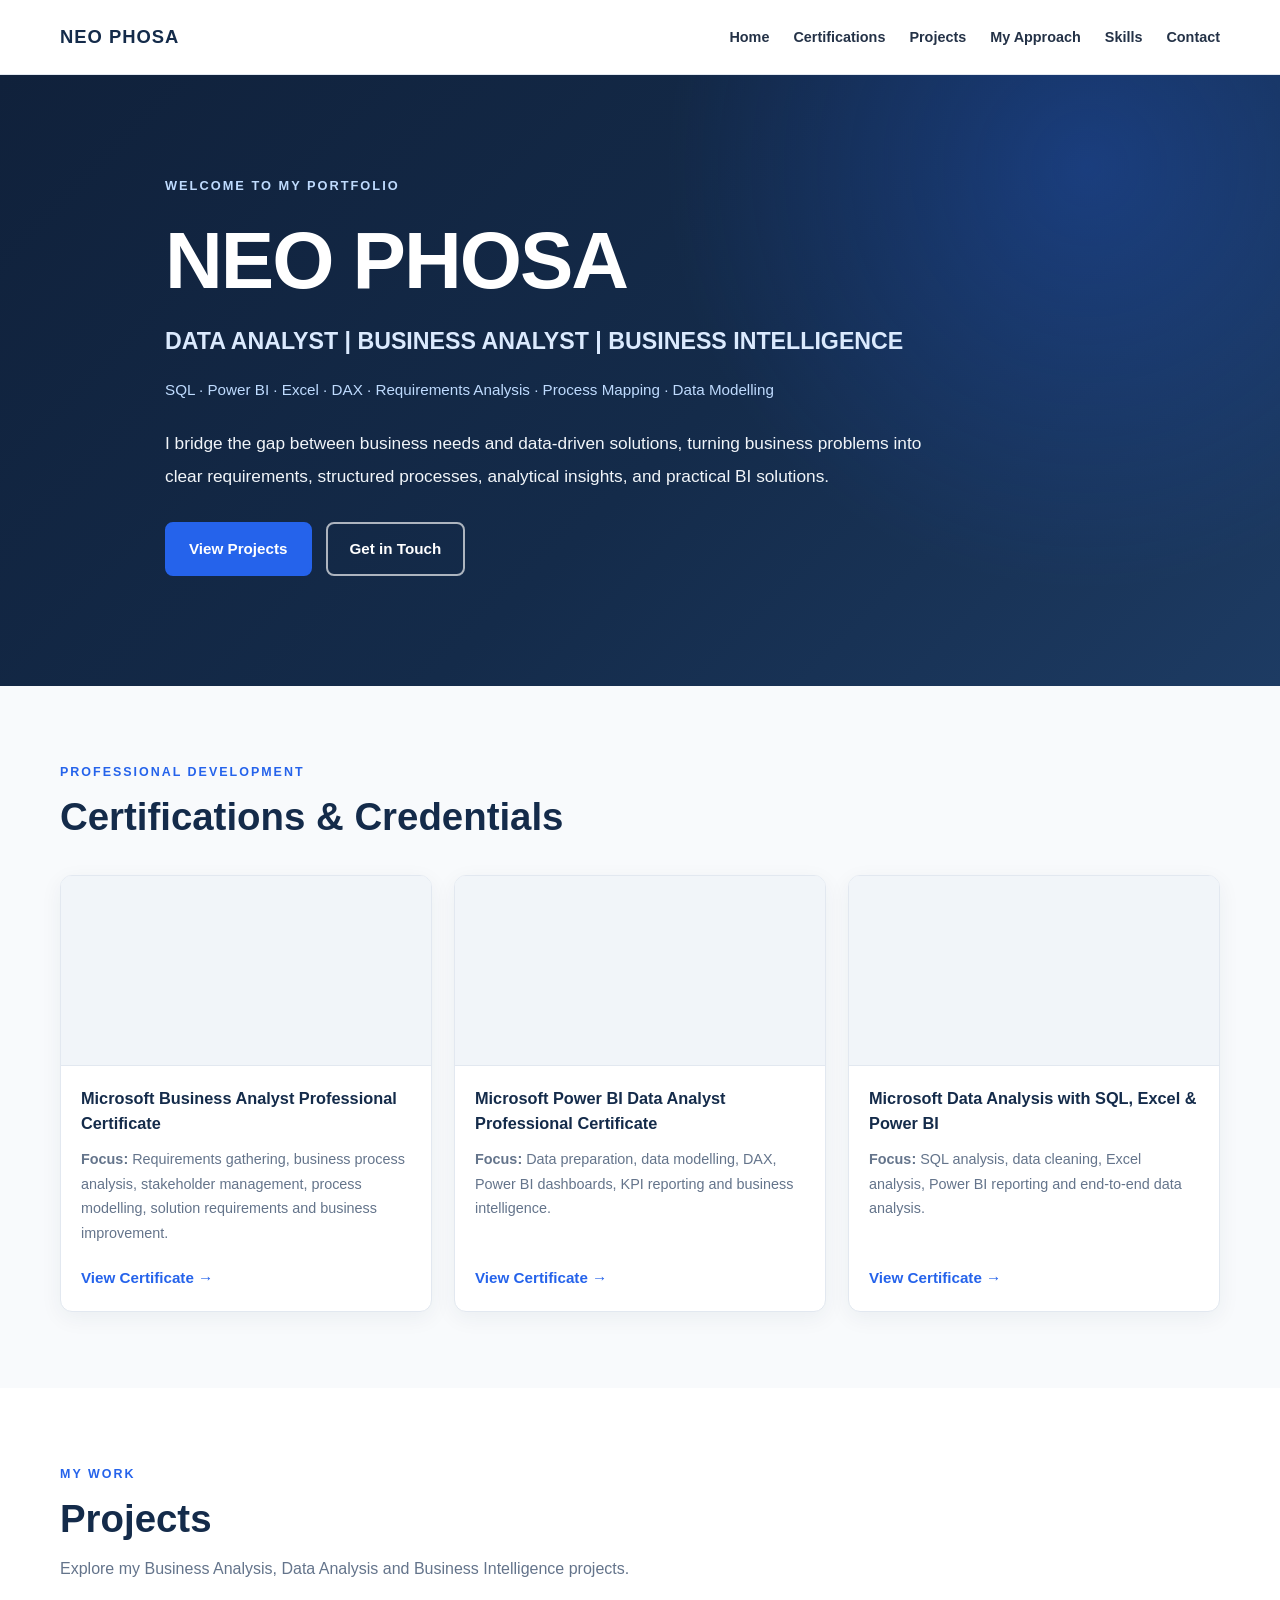
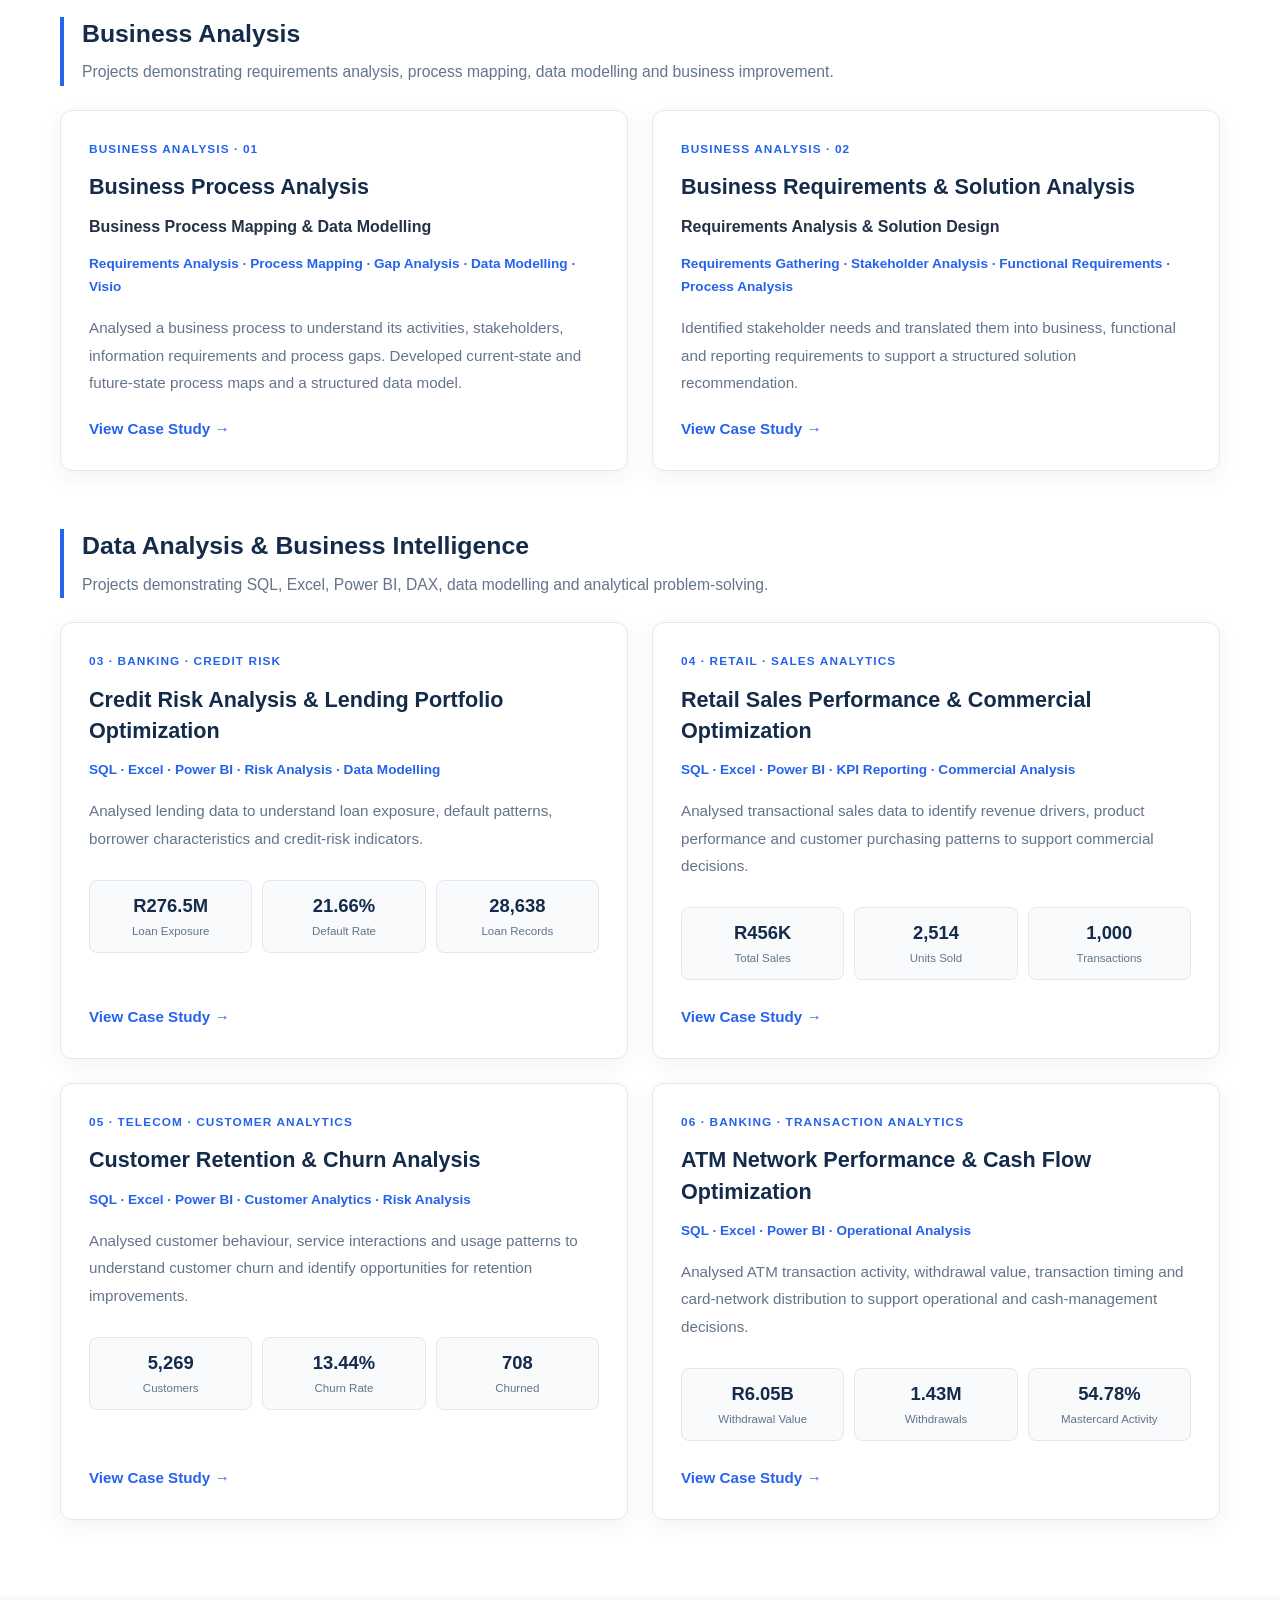
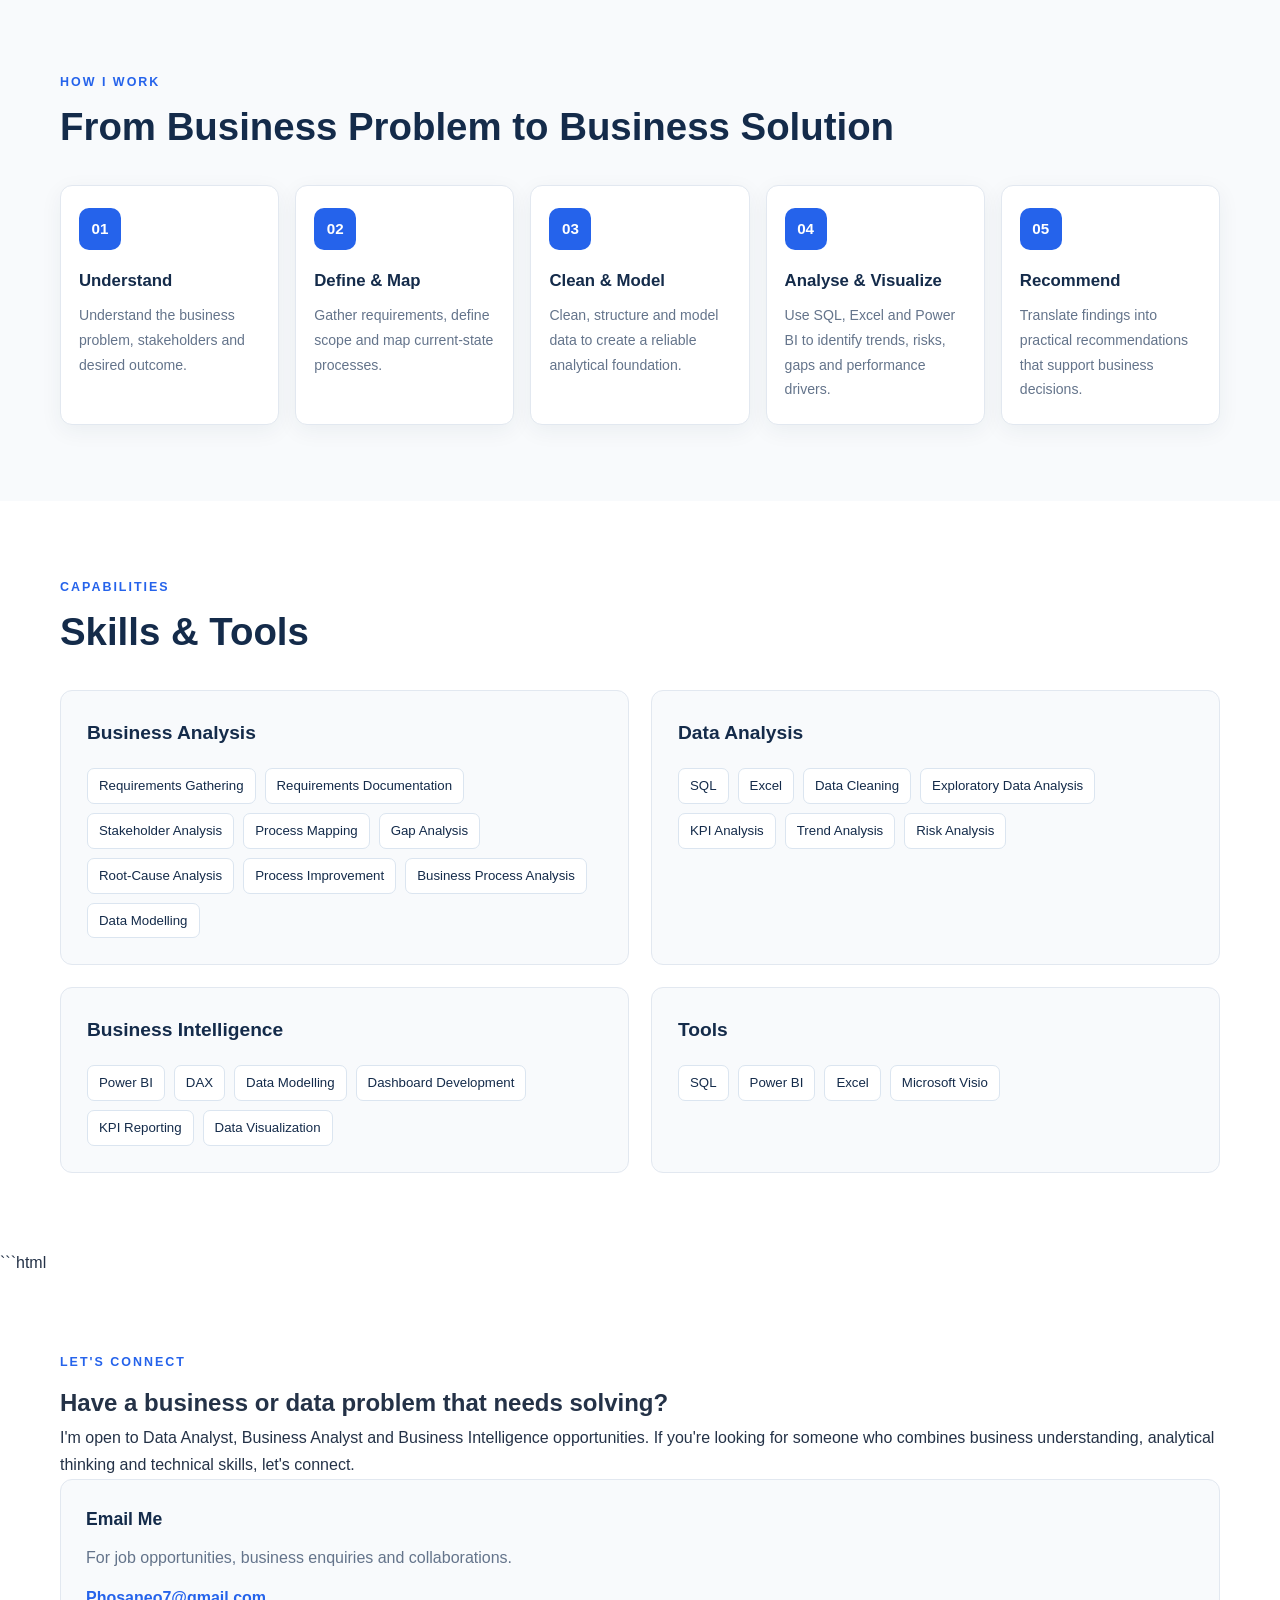
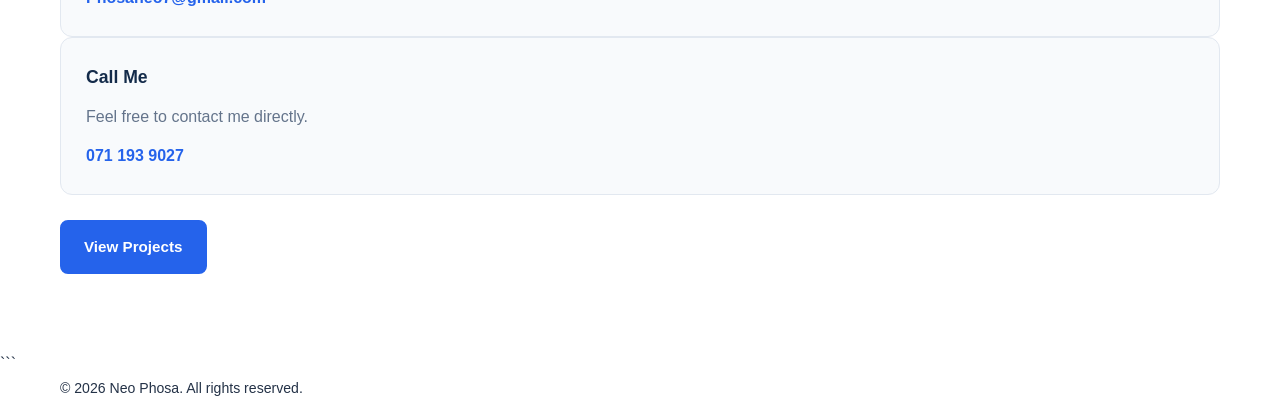
<file: index.html>
<!DOCTYPE html>
<html lang="en">
<head>
    <meta charset="UTF-8">
    <meta name="viewport" content="width=device-width, initial-scale=1.0">

    <meta name="description" content="Neo Phosa's portfolio showcasing Business Analysis, Data Analysis, SQL, Power BI, Excel, process mapping, requirements analysis and data modelling projects.">

    <title>Neo Phosa | Data Analyst & Business Analyst</title>

    <link rel="stylesheet" href="style.css">
</head>

<body>

    <!-- =========================
         NAVIGATION
    ========================== -->

    <header class="site-header">
        <nav class="navbar container">

            <a href="#home" class="logo">NEO PHOSA</a>

            <button
                class="menu-toggle"
                id="menu-toggle"
                type="button"
                aria-label="Toggle navigation"
                aria-expanded="false">
                ☰
            </button>

            <ul class="nav-links" id="nav-links">
                <li><a href="#home">Home</a></li>
                <li><a href="#certifications">Certifications</a></li>
                <li><a href="#projects">Projects</a></li>
                <li><a href="#approach">My Approach</a></li>
                <li><a href="#skills">Skills</a></li>
                <li><a href="#contact">Contact</a></li>
            </ul>

        </nav>
    </header>


    <main>

        <!-- =========================
             HERO
        ========================== -->

        <section class="hero" id="home">

            <div class="container hero-content">

                <p class="eyebrow">WELCOME TO MY PORTFOLIO</p>

                <h1>NEO PHOSA</h1>

                <h2>
                    DATA ANALYST | BUSINESS ANALYST |
                    BUSINESS INTELLIGENCE
                </h2>

                <p class="hero-tools">
                    SQL · Power BI · Excel · DAX · Requirements Analysis ·
                    Process Mapping · Data Modelling
                </p>

                <p class="hero-description">
                    I bridge the gap between business needs and data-driven
                    solutions, turning business problems into clear
                    requirements, structured processes, analytical insights,
                    and practical BI solutions.
                </p>

                <div class="hero-buttons">

                    <a href="#projects" class="button button-primary">
                        View Projects
                    </a>

                    <a href="#contact" class="button button-outline">
                        Get in Touch
                    </a>

                </div>

            </div>

        </section>


        <!-- =========================
             CERTIFICATIONS
        ========================== -->

        <section class="section certifications-section" id="certifications">

            <div class="container">

                <div class="section-heading">

                    <p class="section-label">PROFESSIONAL DEVELOPMENT</p>

                    <h2>Certifications &amp; Credentials</h2>

                </div>


                <div class="certificate-grid">


                    <!-- BUSINESS ANALYST CERTIFICATE -->

                    <article class="project-card certificate-card">

                        <div class="certificate-preview">

                            <iframe
                                src="BA%20Certificate.pdf#toolbar=0&navpanes=0&scrollbar=0&view=Fit"
                                title="Microsoft Business Analyst Professional Certificate"
                                loading="lazy">
                            </iframe>

                        </div>

                        <div class="project-card-content">

                            <h3>
                                Microsoft Business Analyst Professional
                                Certificate
                            </h3>

                            <p>
                                <strong>Focus:</strong>
                                Requirements gathering, business process
                                analysis, stakeholder management, process
                                modelling, solution requirements and
                                business improvement.
                            </p>

                            <a
                                class="project-link"
                                href="BA%20Certificate.pdf"
                                target="_blank"
                                rel="noopener">
                                View Certificate →
                            </a>

                        </div>

                    </article>


                    <!-- POWER BI CERTIFICATE -->

                    <article class="project-card certificate-card">

                        <div class="certificate-preview">

                            <iframe
                                src="Power%20bi%20certificate.pdf#toolbar=0&navpanes=0&scrollbar=0&view=Fit"
                                title="Microsoft Power BI Data Analyst Professional Certificate"
                                loading="lazy">
                            </iframe>

                        </div>

                        <div class="project-card-content">

                            <h3>
                                Microsoft Power BI Data Analyst
                                Professional Certificate
                            </h3>

                            <p>
                                <strong>Focus:</strong>
                                Data preparation, data modelling, DAX,
                                Power BI dashboards, KPI reporting and
                                business intelligence.
                            </p>

                            <a
                                class="project-link"
                                href="Power%20bi%20certificate.pdf"
                                target="_blank"
                                rel="noopener">
                                View Certificate →
                            </a>

                        </div>

                    </article>


                    <!-- SQL, EXCEL AND POWER BI CERTIFICATE -->

                    <article class="project-card certificate-card">

                        <div class="certificate-preview">

                            <iframe
                                src="sql%2C%20excel%20%26%20power%20bi.pdf#toolbar=0&navpanes=0&scrollbar=0&view=Fit"
                                title="Microsoft Data Analysis with SQL, Excel and Power BI Certificate"
                                loading="lazy">
                            </iframe>

                        </div>

                        <div class="project-card-content">

                            <h3>
                                Microsoft Data Analysis with SQL,
                                Excel &amp; Power BI
                            </h3>

                            <p>
                                <strong>Focus:</strong>
                                SQL analysis, data cleaning, Excel analysis,
                                Power BI reporting and end-to-end data analysis.
                            </p>

                            <a
                                class="project-link"
                                href="sql%2C%20excel%20%26%20power%20bi.pdf"
                                target="_blank"
                                rel="noopener">
                                View Certificate →
                            </a>

                        </div>

                    </article>


                </div>

            </div>

        </section>


        <!-- =========================
             PROJECTS
        ========================== -->

        <section class="section projects-section" id="projects">

            <div class="container">

                <div class="section-heading">

                    <p class="section-label">MY WORK</p>

                    <h2>Projects</h2>

                    <p class="section-description">
                        Explore my Business Analysis, Data Analysis and
                        Business Intelligence projects.
                    </p>

                </div>


                <!-- BUSINESS ANALYSIS PROJECTS -->

                <div class="project-category">

                    <div class="category-heading">

                        <h3>Business Analysis</h3>

                        <p>
                            Projects demonstrating requirements analysis,
                            process mapping, data modelling and
                            business improvement.
                        </p>

                    </div>


                    <div class="project-grid">


                        <!-- PROJECT 1 -->

                        <article class="project-card">

                            <div class="project-card-content">

                                <span class="project-number">
                                    BUSINESS ANALYSIS · 01
                                </span>

                                <h3>
                                    Business Process Analysis
                                </h3>

                                <h4>
                                    Business Process Mapping &amp;
                                    Data Modelling
                                </h4>

                                <p class="project-tools">
                                    Requirements Analysis · Process Mapping ·
                                    Gap Analysis · Data Modelling · Visio
                                </p>

                                <p>
                                    Analysed a business process to understand
                                    its activities, stakeholders, information
                                    requirements and process gaps. Developed
                                    current-state and future-state process maps
                                    and a structured data model.
                                </p>

                                <a
                                    href="business-process-analysis.html"
                                    class="project-link">
                                    View Case Study →
                                </a>

                            </div>

                        </article>


                        <!-- PROJECT 2 -->

                        <article class="project-card">

                            <div class="project-card-content">

                                <span class="project-number">
                                    BUSINESS ANALYSIS · 02
                                </span>

                                <h3>
                                    Business Requirements &amp;
                                    Solution Analysis
                                </h3>

                                <h4>
                                    Requirements Analysis &amp;
                                    Solution Design
                                </h4>

                                <p class="project-tools">
                                    Requirements Gathering · Stakeholder
                                    Analysis · Functional Requirements ·
                                    Process Analysis
                                </p>

                                <p>
                                    Identified stakeholder needs and translated
                                    them into business, functional and reporting
                                    requirements to support a structured
                                    solution recommendation.
                                </p>

                                <a
                                    href="business-requirements-solution-analysis.html"
                                    class="project-link">
                                    View Case Study →
                                </a>

                            </div>

                        </article>


                    </div>

                </div>


                <!-- DATA ANALYSIS AND BUSINESS INTELLIGENCE -->

                <div class="project-category">

                    <div class="category-heading">

                        <h3>Data Analysis &amp; Business Intelligence</h3>

                        <p>
                            Projects demonstrating SQL, Excel, Power BI,
                            DAX, data modelling and analytical problem-solving.
                        </p>

                    </div>


                    <div class="project-grid">


                        <!-- PROJECT 3: CREDIT RISK -->

                        <article class="project-card">

                            <div class="project-card-content">

                                <span class="project-number">
                                    03 · BANKING · CREDIT RISK
                                </span>

                                <h3>
                                    Credit Risk Analysis &amp;
                                    Lending Portfolio Optimization
                                </h3>

                                <p class="project-tools">
                                    SQL · Excel · Power BI · Risk Analysis ·
                                    Data Modelling
                                </p>

                                <p>
                                    Analysed lending data to understand loan
                                    exposure, default patterns, borrower
                                    characteristics and credit-risk indicators.
                                </p>

                                <div class="project-metrics">

                                    <div class="metric">
                                        <strong>R276.5M</strong>
                                        <span>Loan Exposure</span>
                                    </div>

                                    <div class="metric">
                                        <strong>21.66%</strong>
                                        <span>Default Rate</span>
                                    </div>

                                    <div class="metric">
                                        <strong>28,638</strong>
                                        <span>Loan Records</span>
                                    </div>

                                </div>

                                <a
                                    href="credit-risk.html"
                                    class="project-link">
                                    View Case Study →
                                </a>

                            </div>

                        </article>


                        <!-- PROJECT 4: RETAIL SALES -->

                        <article class="project-card">

                            <div class="project-card-content">

                                <span class="project-number">
                                    04 · RETAIL · SALES ANALYTICS
                                </span>

                                <h3>
                                    Retail Sales Performance &amp;
                                    Commercial Optimization
                                </h3>

                                <p class="project-tools">
                                    SQL · Excel · Power BI · KPI Reporting ·
                                    Commercial Analysis
                                </p>

                                <p>
                                    Analysed transactional sales data to
                                    identify revenue drivers, product
                                    performance and customer purchasing
                                    patterns to support commercial decisions.
                                </p>

                                <div class="project-metrics">

                                    <div class="metric">
                                        <strong>R456K</strong>
                                        <span>Total Sales</span>
                                    </div>

                                    <div class="metric">
                                        <strong>2,514</strong>
                                        <span>Units Sold</span>
                                    </div>

                                    <div class="metric">
                                        <strong>1,000</strong>
                                        <span>Transactions</span>
                                    </div>

                                </div>

                                <a
                                    href="retail-sales.html"
                                    class="project-link">
                                    View Case Study →
                                </a>

                            </div>

                        </article>


                        <!-- PROJECT 5: CUSTOMER CHURN -->

                        <article class="project-card">

                            <div class="project-card-content">

                                <span class="project-number">
                                    05 · TELECOM · CUSTOMER ANALYTICS
                                </span>

                                <h3>
                                    Customer Retention &amp;
                                    Churn Analysis
                                </h3>

                                <p class="project-tools">
                                    SQL · Excel · Power BI · Customer
                                    Analytics · Risk Analysis
                                </p>

                                <p>
                                    Analysed customer behaviour, service
                                    interactions and usage patterns to
                                    understand customer churn and identify
                                    opportunities for retention improvements.
                                </p>

                                <div class="project-metrics">

                                    <div class="metric">
                                        <strong>5,269</strong>
                                        <span>Customers</span>
                                    </div>

                                    <div class="metric">
                                        <strong>13.44%</strong>
                                        <span>Churn Rate</span>
                                    </div>

                                    <div class="metric">
                                        <strong>708</strong>
                                        <span>Churned</span>
                                    </div>

                                </div>

                                <a
                                    href="customer-churn.html"
                                    class="project-link">
                                    View Case Study →
                                </a>

                            </div>

                        </article>


                        <!-- PROJECT 6: ATM WITHDRAWALS -->

                        <article class="project-card">

                            <div class="project-card-content">

                                <span class="project-number">
                                    06 · BANKING · TRANSACTION ANALYTICS
                                </span>

                                <h3>
                                    ATM Network Performance &amp;
                                    Cash Flow Optimization
                                </h3>

                                <p class="project-tools">
                                    SQL · Excel · Power BI ·
                                    Operational Analysis
                                </p>

                                <p>
                                    Analysed ATM transaction activity,
                                    withdrawal value, transaction timing
                                    and card-network distribution to support
                                    operational and cash-management decisions.
                                </p>

                                <div class="project-metrics">

                                    <div class="metric">
                                        <strong>R6.05B</strong>
                                        <span>Withdrawal Value</span>
                                    </div>

                                    <div class="metric">
                                        <strong>1.43M</strong>
                                        <span>Withdrawals</span>
                                    </div>

                                    <div class="metric">
                                        <strong>54.78%</strong>
                                        <span>Mastercard Activity</span>
                                    </div>

                                </div>

                                <a
                                    href="atm-withdrawal.html"
                                    class="project-link">
                                    View Case Study →
                                </a>

                            </div>

                        </article>


                    </div>

                </div>

            </div>

        </section>


        <!-- =========================
             MY APPROACH
        ========================== -->

        <section class="section approach-section" id="approach">

            <div class="container">

                <div class="section-heading">

                    <p class="section-label">HOW I WORK</p>

                    <h2>From Business Problem to Business Solution</h2>

                </div>


                <div class="approach-grid">


                    <article class="approach-card">

                        <span class="approach-number">01</span>

                        <h3>Understand</h3>

                        <p>
                            Understand the business problem, stakeholders
                            and desired outcome.
                        </p>

                    </article>


                    <article class="approach-card">

                        <span class="approach-number">02</span>

                        <h3>Define &amp; Map</h3>

                        <p>
                            Gather requirements, define scope and map
                            current-state processes.
                        </p>

                    </article>


                    <article class="approach-card">

                        <span class="approach-number">03</span>

                        <h3>Clean &amp; Model</h3>

                        <p>
                            Clean, structure and model data to create
                            a reliable analytical foundation.
                        </p>

                    </article>


                    <article class="approach-card">

                        <span class="approach-number">04</span>

                        <h3>Analyse &amp; Visualize</h3>

                        <p>
                            Use SQL, Excel and Power BI to identify trends,
                            risks, gaps and performance drivers.
                        </p>

                    </article>


                    <article class="approach-card">

                        <span class="approach-number">05</span>

                        <h3>Recommend</h3>

                        <p>
                            Translate findings into practical recommendations
                            that support business decisions.
                        </p>

                    </article>


                </div>

            </div>

        </section>


        <!-- =========================
             SKILLS
        ========================== -->

        <section class="section skills-section" id="skills">

            <div class="container">

                <div class="section-heading">

                    <p class="section-label">CAPABILITIES</p>

                    <h2>Skills &amp; Tools</h2>

                </div>


                <div class="skills-grid">


                    <article class="skill-card">

                        <h3>Business Analysis</h3>

                        <div class="skill-tags">
                            <span>Requirements Gathering</span>
                            <span>Requirements Documentation</span>
                            <span>Stakeholder Analysis</span>
                            <span>Process Mapping</span>
                            <span>Gap Analysis</span>
                            <span>Root-Cause Analysis</span>
                            <span>Process Improvement</span>
                            <span>Business Process Analysis</span>
                            <span>Data Modelling</span>
                        </div>

                    </article>


                    <article class="skill-card">

                        <h3>Data Analysis</h3>

                        <div class="skill-tags">
                            <span>SQL</span>
                            <span>Excel</span>
                            <span>Data Cleaning</span>
                            <span>Exploratory Data Analysis</span>
                            <span>KPI Analysis</span>
                            <span>Trend Analysis</span>
                            <span>Risk Analysis</span>
                        </div>

                    </article>


                    <article class="skill-card">

                        <h3>Business Intelligence</h3>

                        <div class="skill-tags">
                            <span>Power BI</span>
                            <span>DAX</span>
                            <span>Data Modelling</span>
                            <span>Dashboard Development</span>
                            <span>KPI Reporting</span>
                            <span>Data Visualization</span>
                        </div>

                    </article>


                    <article class="skill-card">

                        <h3>Tools</h3>

                        <div class="skill-tags">
                            <span>SQL</span>
                            <span>Power BI</span>
                            <span>Excel</span>
                            <span>Microsoft Visio</span>
                        </div>

                    </article>


                </div>

            </div>

        </section>


     ```html
<!-- =========================
     CONTACT
========================== -->

<section class="section contact-section" id="contact">

    <div class="container">

        <div class="contact-card">

            <p class="section-label">LET'S CONNECT</p>

            <h2>Have a business or data problem that needs solving?</h2>

            <p class="contact-description">
                I'm open to Data Analyst, Business Analyst and
                Business Intelligence opportunities. If you're
                looking for someone who combines business understanding,
                analytical thinking and technical skills, let's connect.
            </p>

            <div class="contact-details">

                <!-- EMAIL -->
                <div class="contact-item">
                    <h3>Email Me</h3>
                    <p>For job opportunities, business enquiries and collaborations.</p>

                    <a href="mailto:Phosaneo7@gmail.com">
                        Phosaneo7@gmail.com
                    </a>
                </div>

                <!-- PHONE -->
                <div class="contact-item">
                    <h3>Call Me</h3>
                    <p>Feel free to contact me directly.</p>

                    <a href="tel:+27711939027">
                        071 193 9027
                    </a>
                </div>

            </div>

            <div class="contact-buttons">
                <a href="#projects" class="button button-primary">
                    View Projects
                </a>
            </div>

        </div>

    </div>

</section>
```
   

    <!-- =========================
         FOOTER
    ========================== -->

    <footer class="site-footer">

        <div class="container footer-content">

            <p>© 2026 Neo Phosa. All rights reserved.</p>

            <a href="#home">Back to Top ↑</a>

        </div>

    </footer>


    <!-- MOBILE NAVIGATION -->

    <script>
        const menuToggle = document.getElementById("menu-toggle");
        const navLinks = document.getElementById("nav-links");

        menuToggle.addEventListener("click", function () {
            const isOpen = navLinks.classList.toggle("active");

            menuToggle.setAttribute("aria-expanded", isOpen);
        });

        document.querySelectorAll(".nav-links a").forEach(function (link) {
            link.addEventListener("click", function () {
                navLinks.classList.remove("active");
                menuToggle.setAttribute("aria-expanded", "false");
            });
        });
    </script>

</body>
</html>
</file>
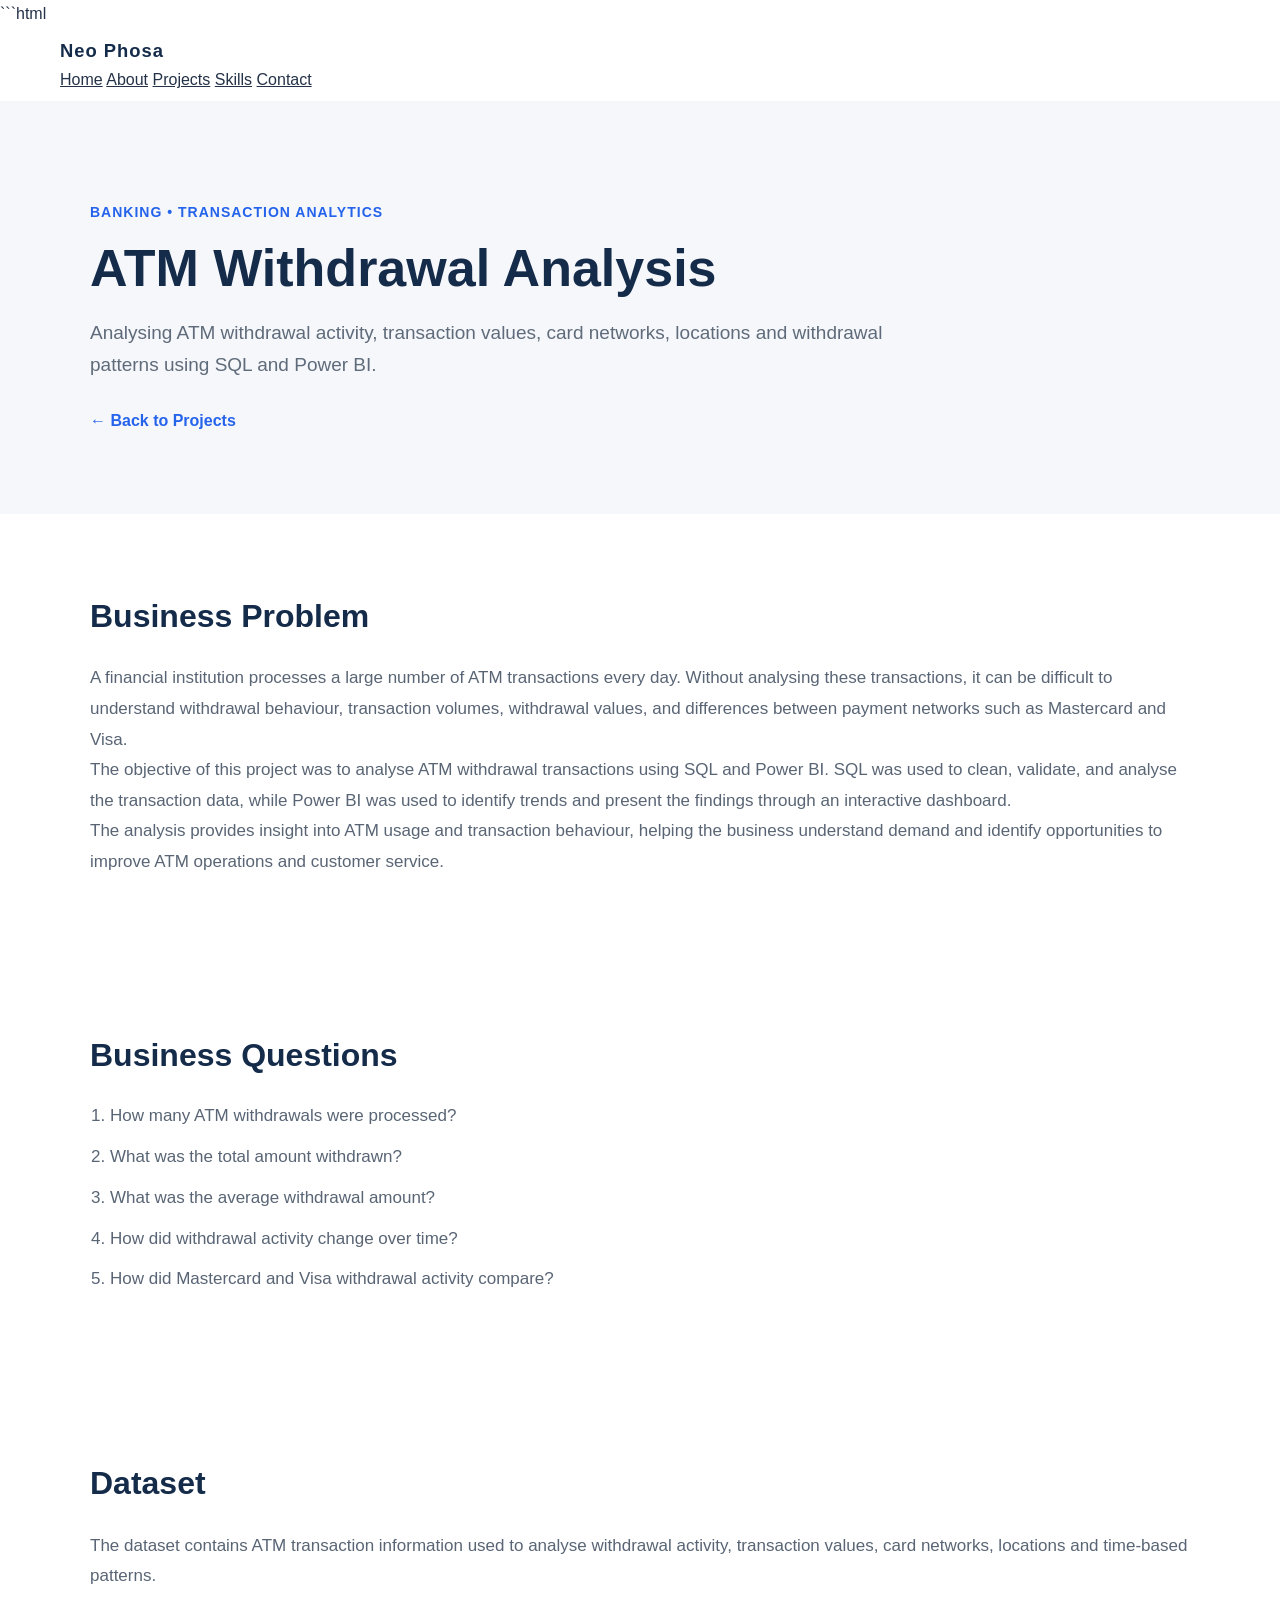
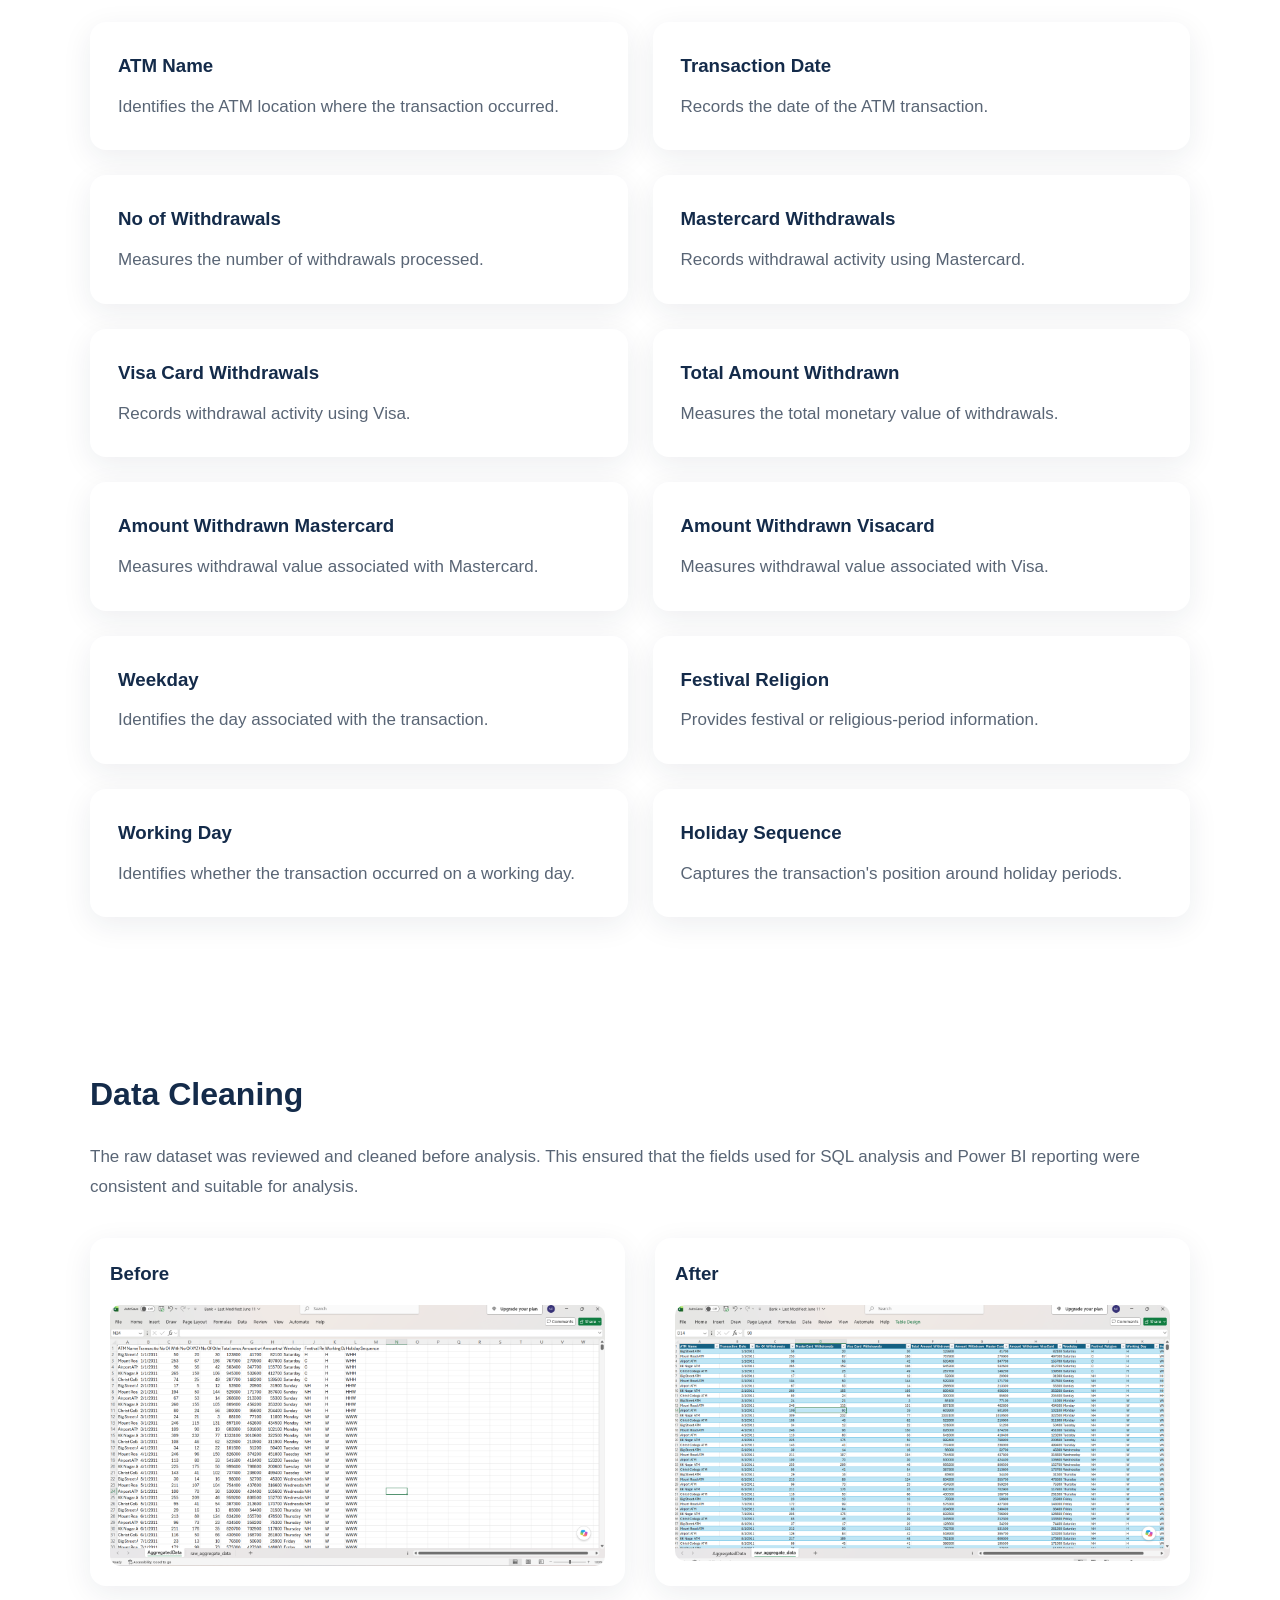
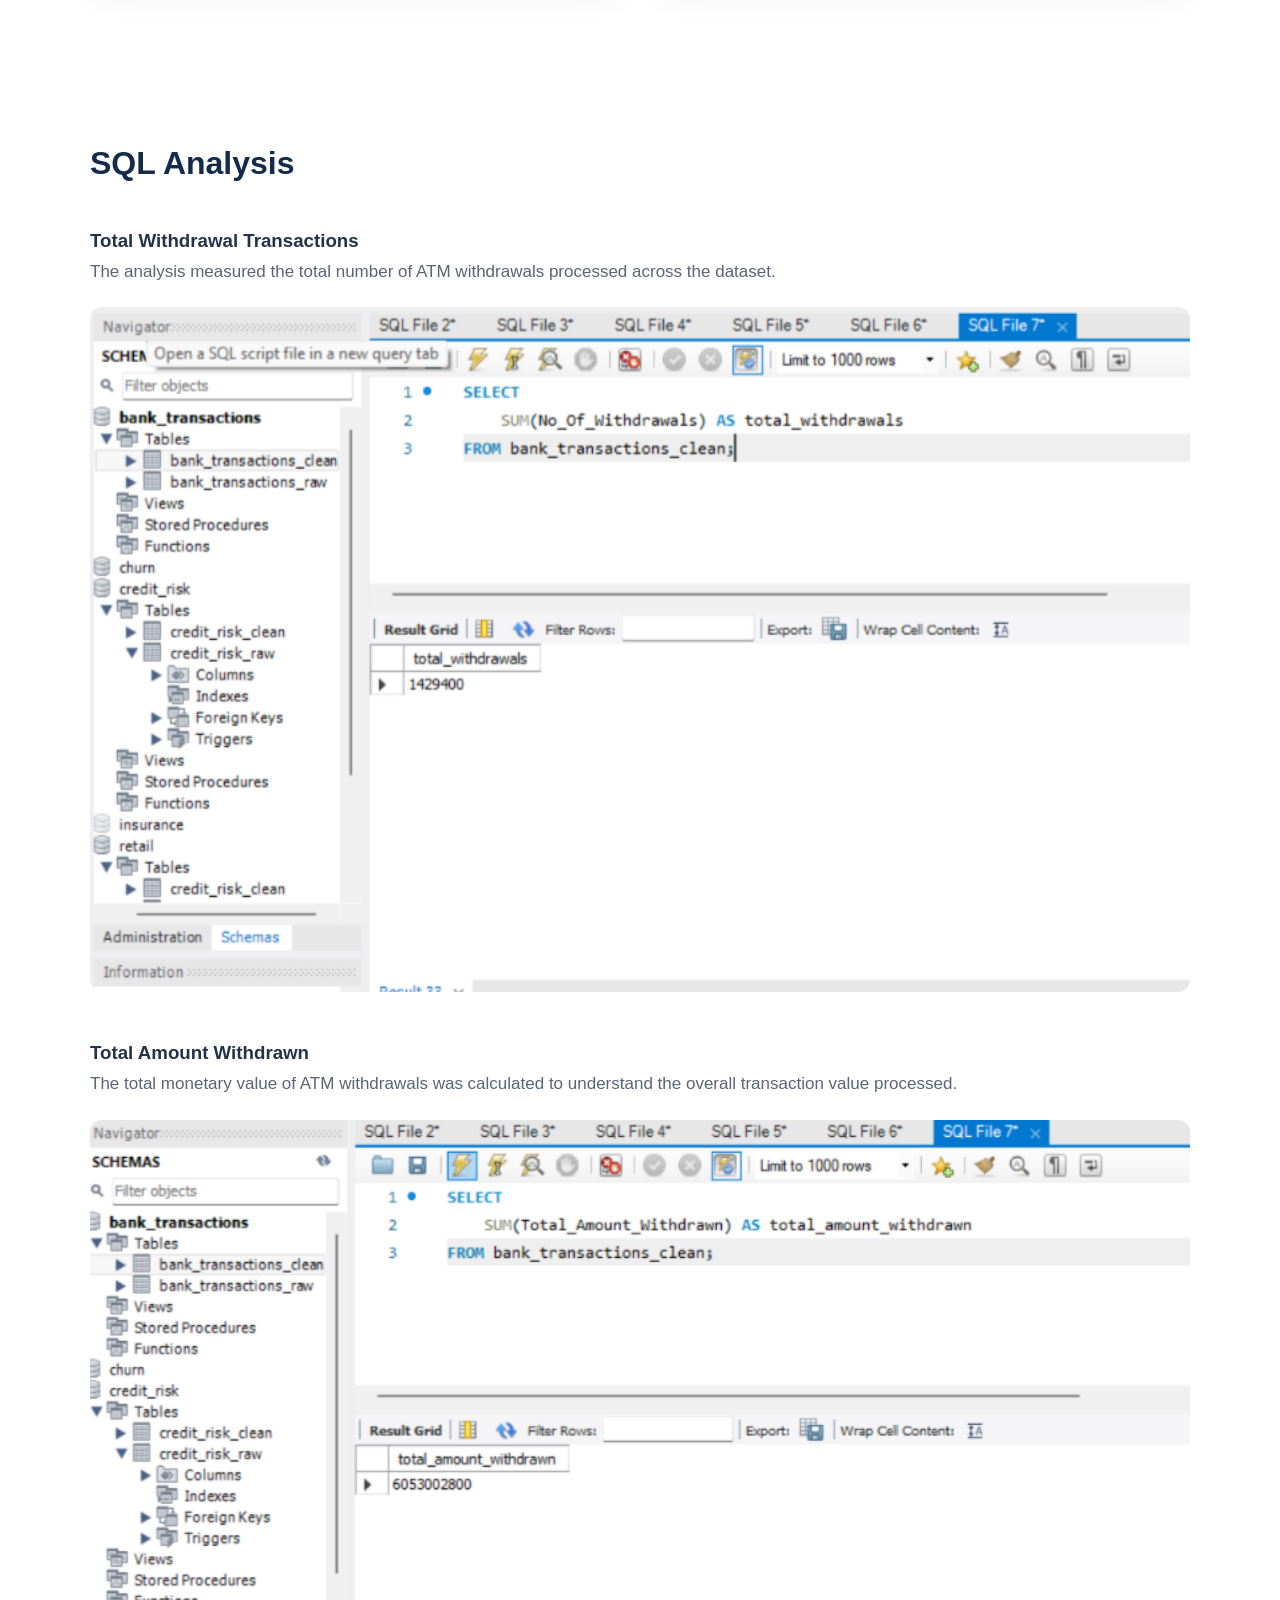
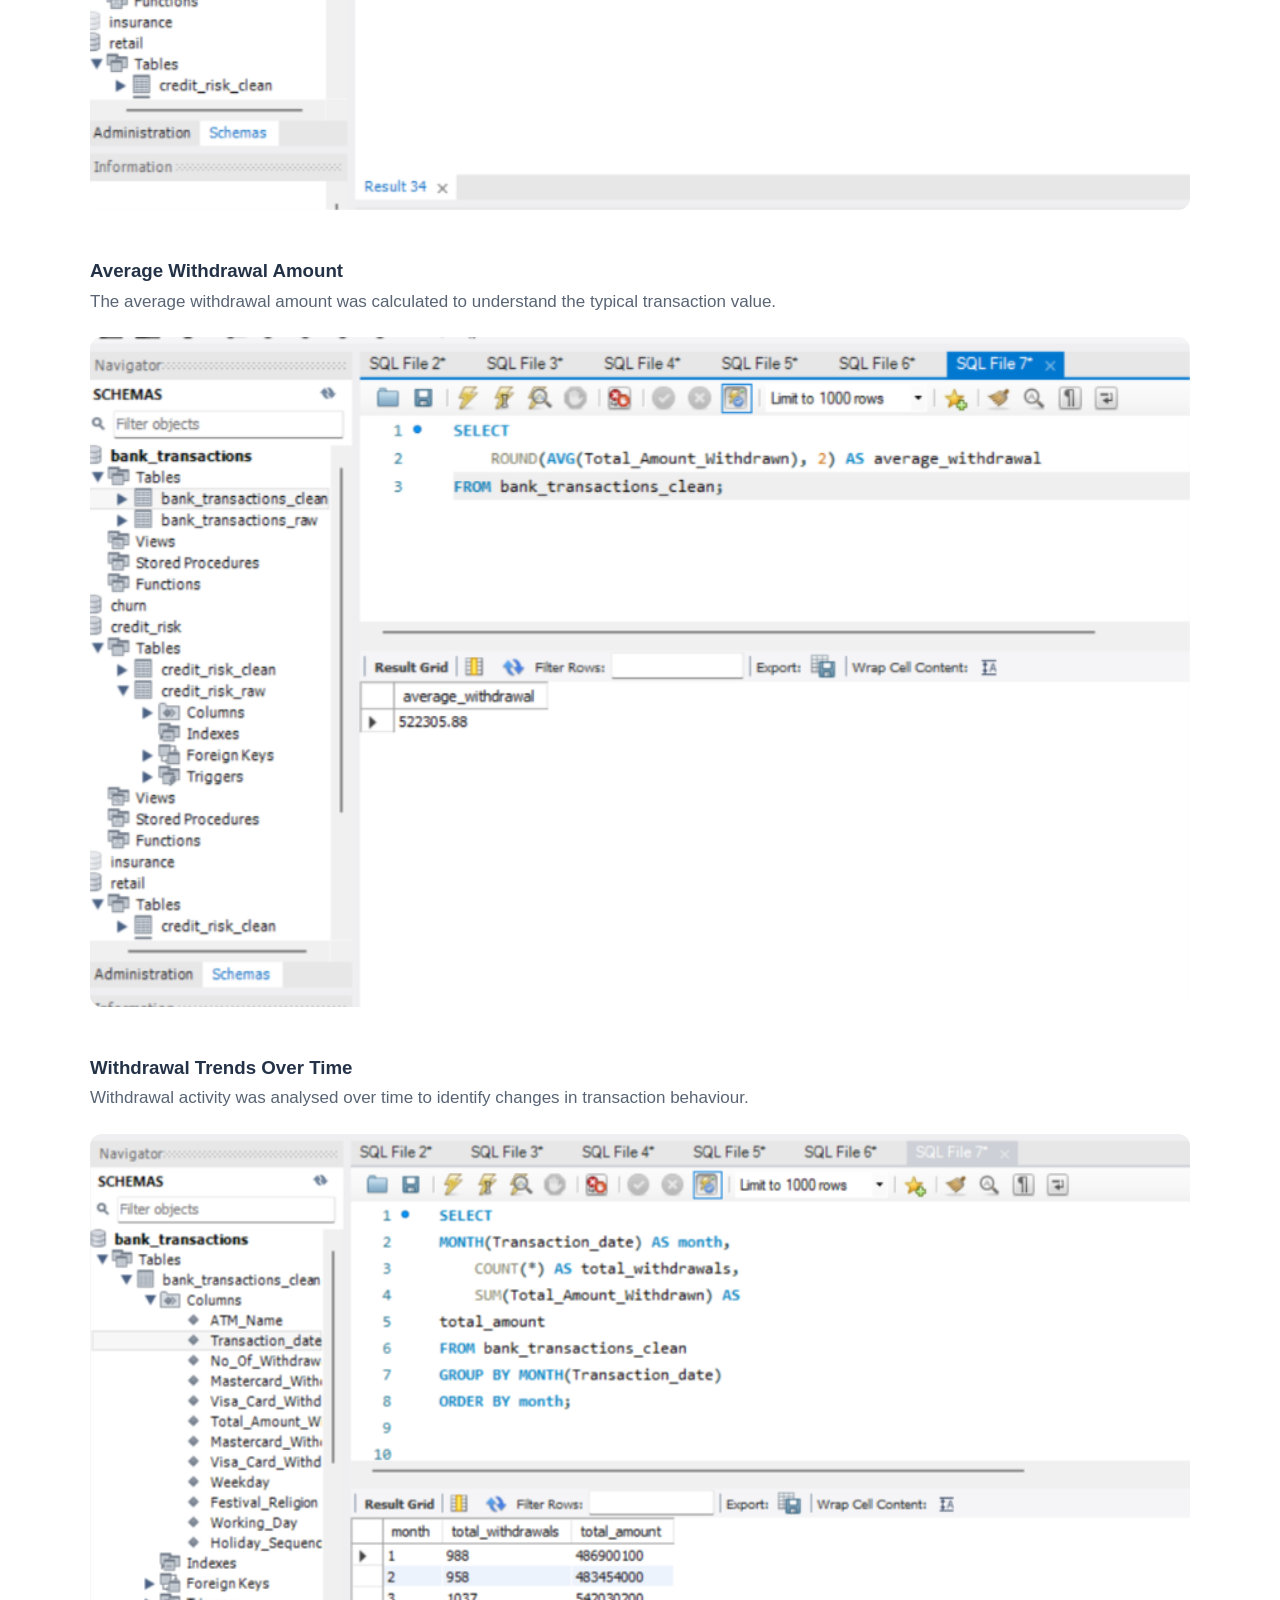
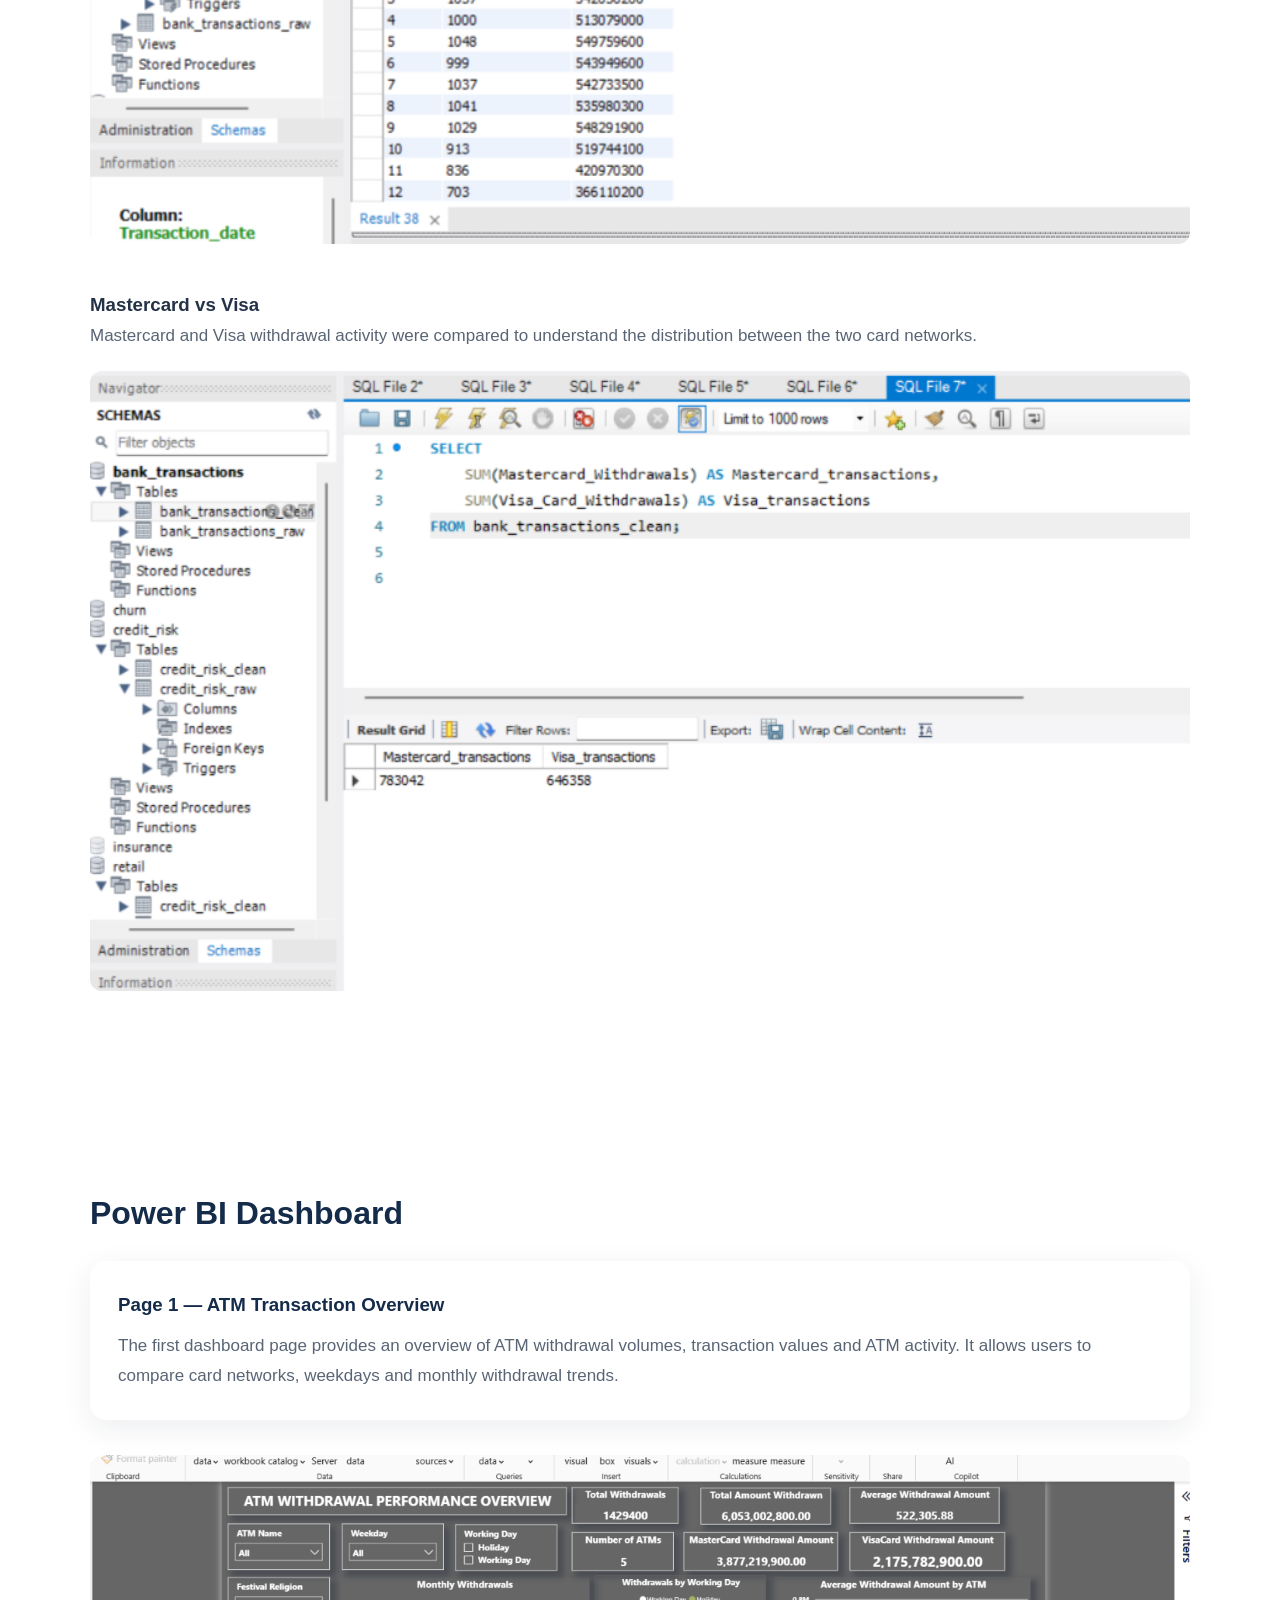
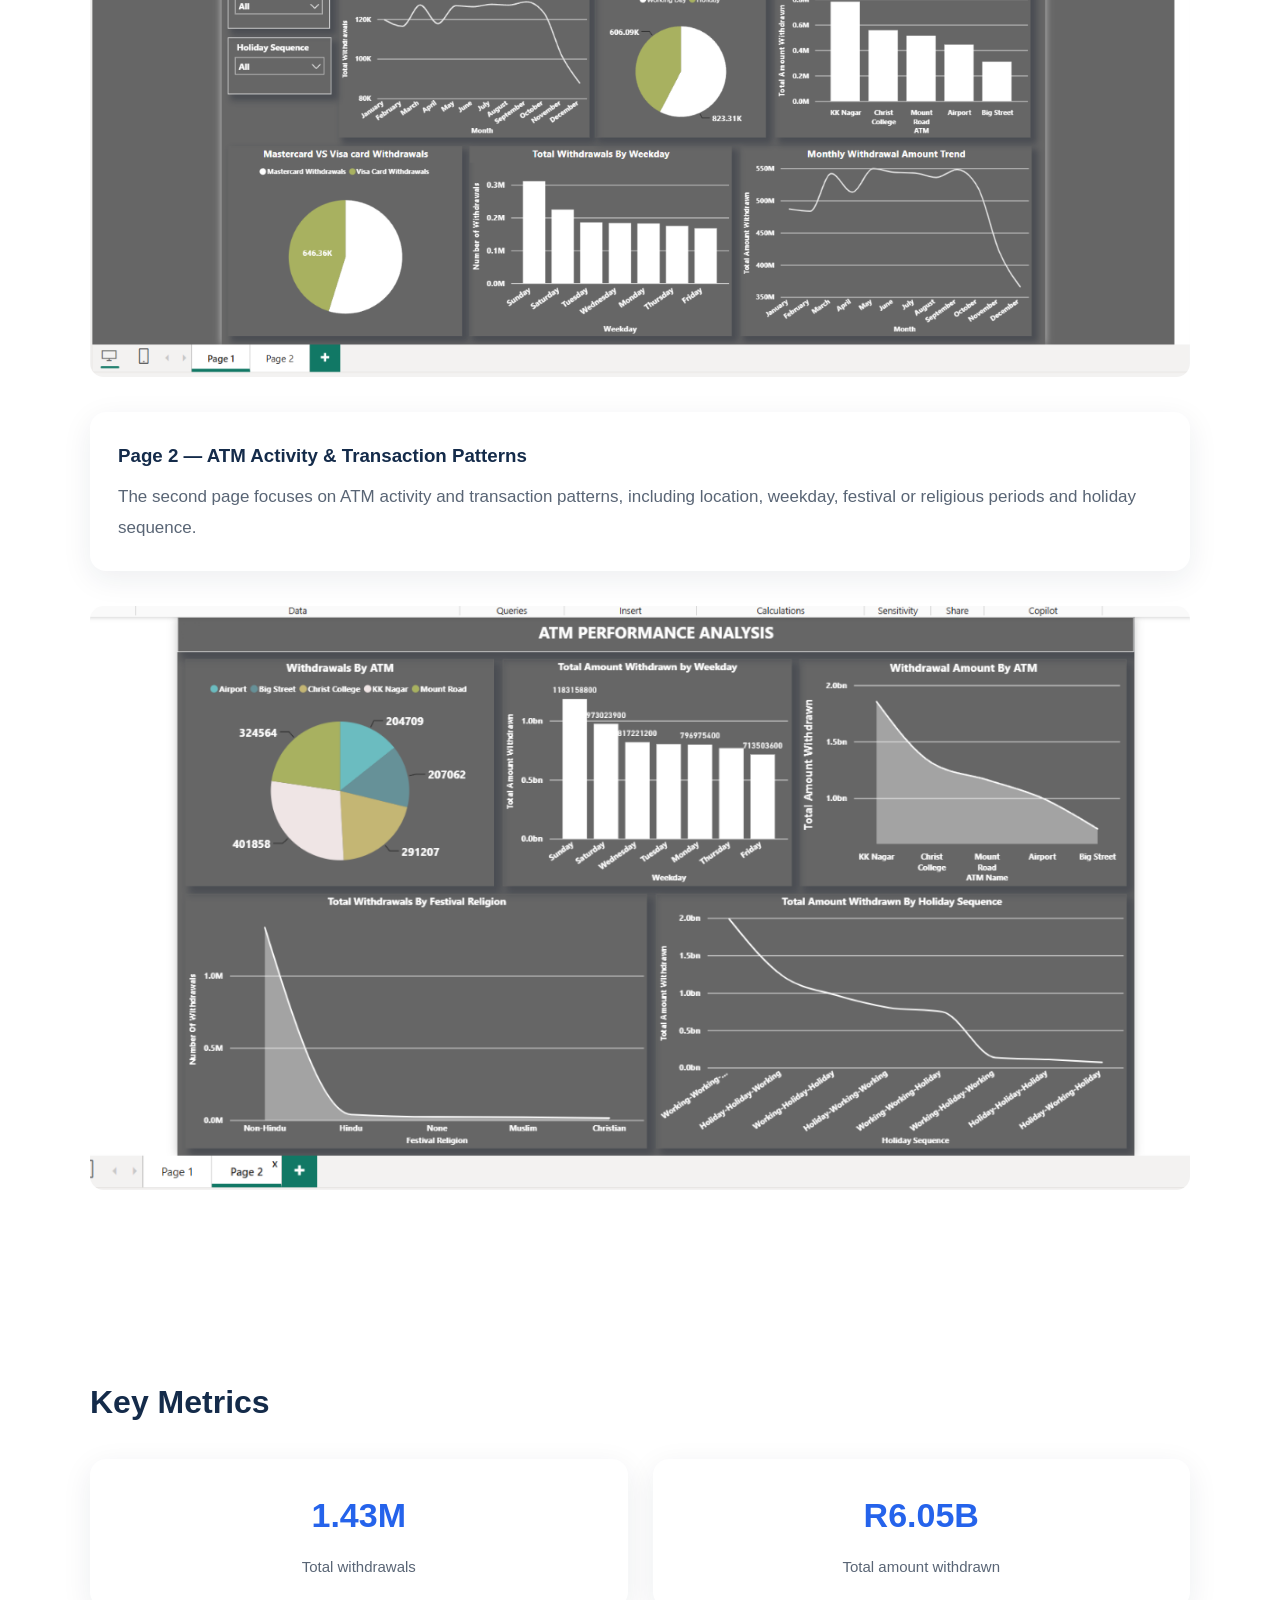
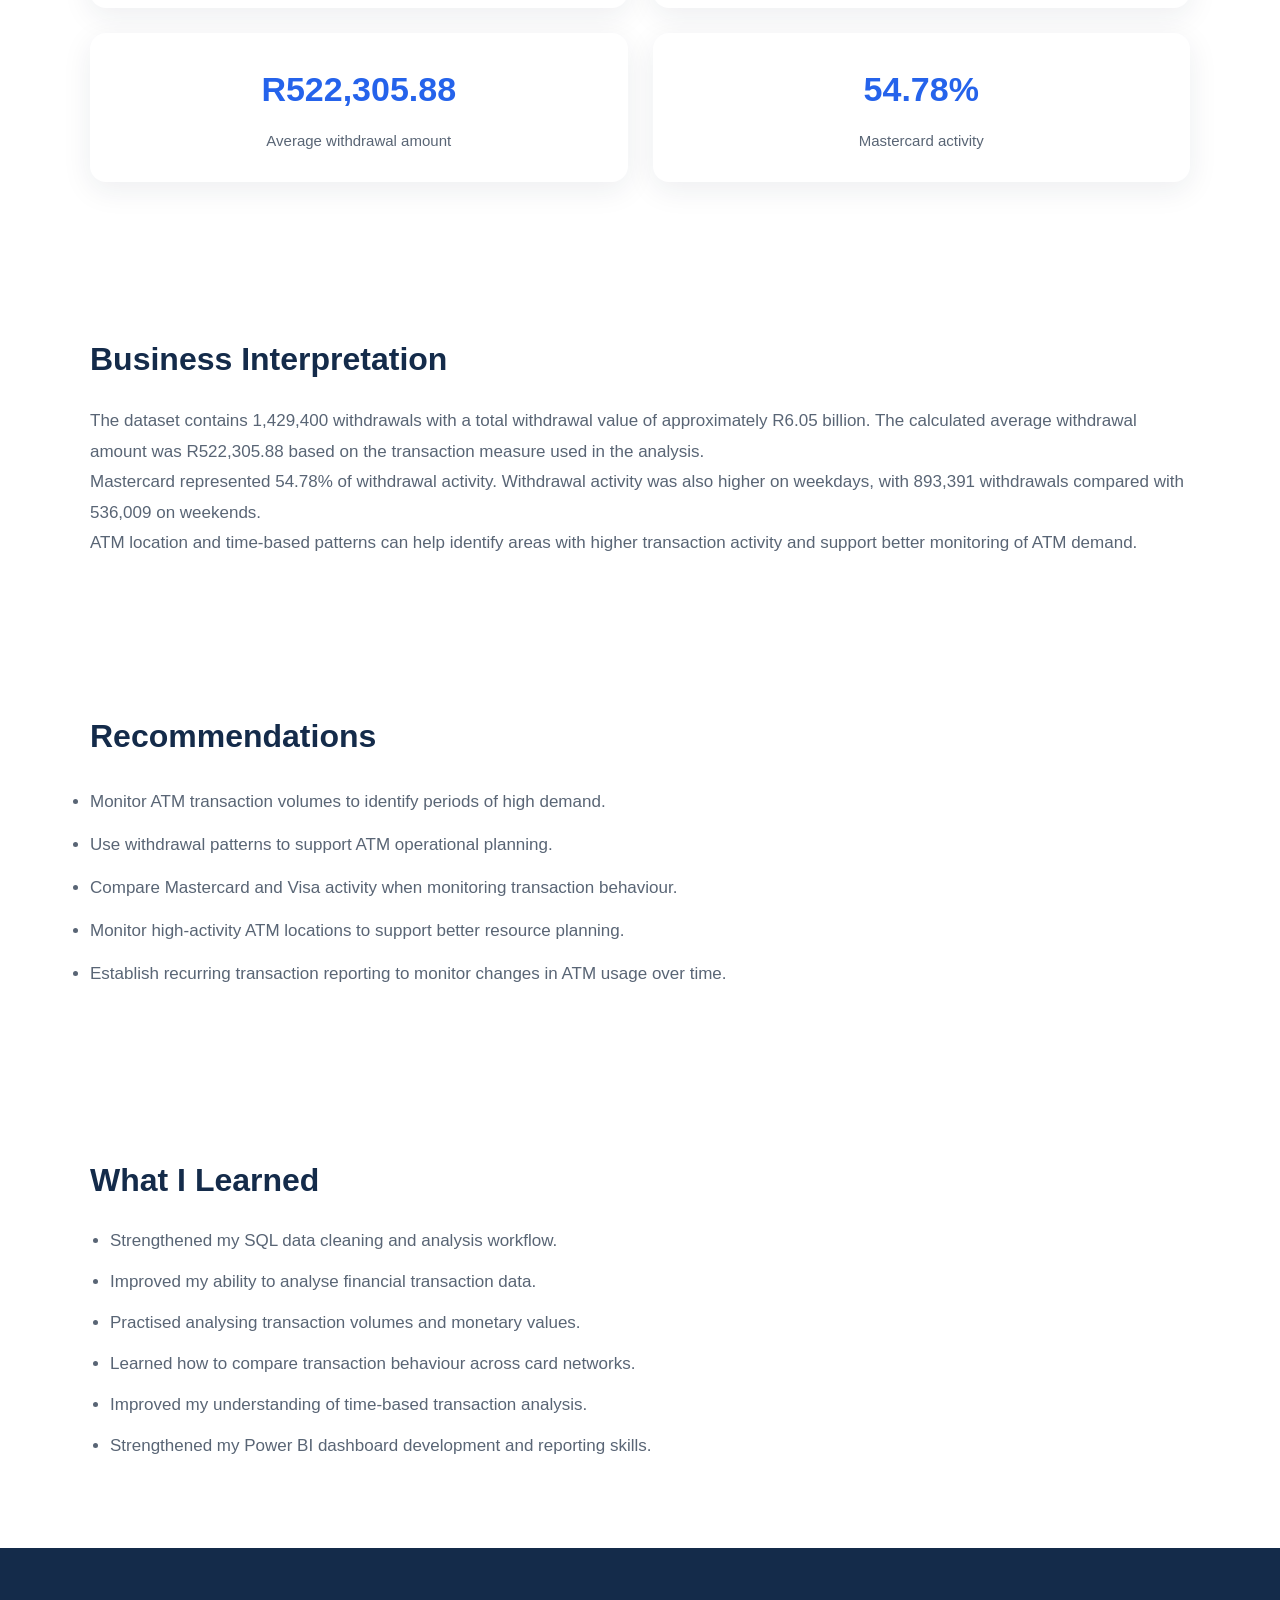
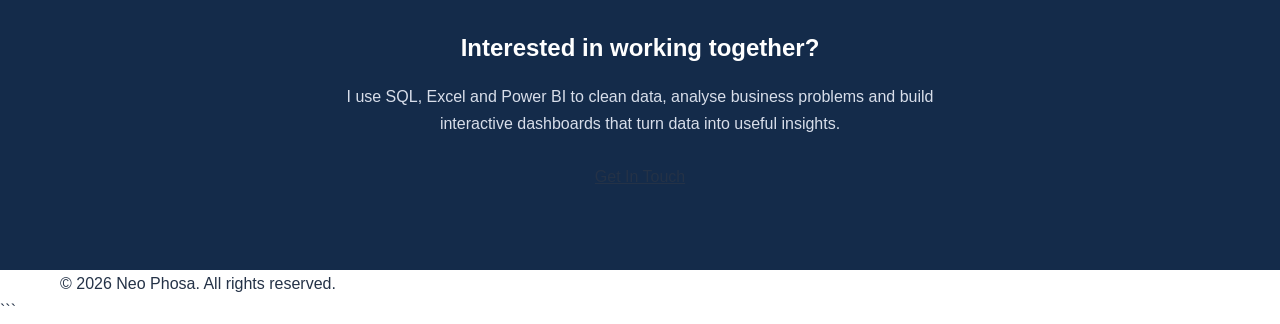
<file: atm-withdrawal.html>
```html
<!DOCTYPE html>
<html lang="en">
<head>
    <meta charset="UTF-8">
    <meta name="viewport" content="width=device-width, initial-scale=1.0">

    <title>ATM Withdrawal Analysis | Neo Phosa</title>

    <link rel="stylesheet" href="style.css">

    <style>
        .case-hero {
            background: #f5f7fb;
            padding: 100px 20px 80px;
        }

        .case-hero-content {
            max-width: 1100px;
            margin: auto;
        }

        .case-label {
            color: var(--blue);
            font-weight: 700;
            font-size: 14px;
            letter-spacing: 1px;
            margin-bottom: 15px;
        }

        .case-hero h1 {
            font-size: 52px;
            line-height: 1.1;
            margin-bottom: 20px;
            color: var(--navy);
        }

        .case-hero p {
            max-width: 800px;
            font-size: 19px;
            line-height: 1.7;
            color: #5f6b7a;
        }

        .back-link {
            display: inline-block;
            margin-top: 25px;
            color: var(--blue);
            font-weight: 600;
            text-decoration: none;
        }

        .case-section {
            padding: 75px 20px;
        }

        .case-container {
            max-width: 1100px;
            margin: auto;
        }

        .case-section h2 {
            font-size: 32px;
            color: var(--navy);
            margin-bottom: 20px;
        }

        .case-section p {
            font-size: 17px;
            line-height: 1.8;
            color: #596575;
        }

        .question-list {
            padding-left: 20px;
        }

        .question-list li {
            margin-bottom: 12px;
            color: #596575;
            font-size: 17px;
        }

        .dataset-grid,
        .metric-grid,
        .dashboard-grid {
            display: grid;
            grid-template-columns: repeat(2, 1fr);
            gap: 25px;
            margin-top: 30px;
        }

        .dataset-card,
        .metric-card,
        .dashboard-card {
            background: #ffffff;
            border-radius: 16px;
            padding: 28px;
            box-shadow: 0 8px 30px rgba(20, 35, 60, 0.08);
        }

        .dataset-card h3,
        .dashboard-card h3 {
            color: var(--navy);
            margin-bottom: 10px;
        }

        .dataset-card p,
        .dashboard-card p {
            margin: 0;
        }

        .before-after {
            display: grid;
            grid-template-columns: repeat(2, 1fr);
            gap: 30px;
            margin-top: 35px;
        }

        .image-card {
            background: #ffffff;
            border-radius: 16px;
            padding: 20px;
            box-shadow: 0 8px 30px rgba(20, 35, 60, 0.08);
        }

        .image-card h3 {
            color: var(--navy);
            margin-bottom: 15px;
        }

        .image-card img {
            width: 100%;
            display: block;
            border-radius: 10px;
        }

        .sql-result {
            margin-top: 35px;
        }

        .sql-result img {
            width: 100%;
            max-width: 1100px;
            display: block;
            margin: 20px auto 45px;
            border-radius: 12px;
        }

        .dashboard-image {
            width: 100%;
            max-width: 1200px;
            display: block;
            margin: 35px auto;
            border-radius: 14px;
        }

        .metric-card {
            text-align: center;
        }

        .metric-card h3 {
            font-size: 34px;
            color: var(--blue);
            margin-bottom: 8px;
        }

        .metric-card p {
            font-size: 15px;
            margin: 0;
        }

        .recommendations {
            margin-top: 25px;
        }

        .recommendations li {
            margin-bottom: 14px;
            color: #596575;
            font-size: 17px;
            line-height: 1.7;
        }

        .learning-list {
            padding-left: 20px;
        }

        .learning-list li {
            margin-bottom: 12px;
            color: #596575;
            font-size: 17px;
        }

        .case-cta {
            background: var(--navy);
            padding: 80px 20px;
            text-align: center;
        }

        .case-cta h2 {
            color: #ffffff;
            margin-bottom: 15px;
        }

        .case-cta p {
            color: #d8deea;
            max-width: 650px;
            margin: 0 auto 25px;
            line-height: 1.7;
        }

        @media (max-width: 768px) {
            .case-hero h1 {
                font-size: 38px;
            }

            .dataset-grid,
            .metric-grid,
            .dashboard-grid,
            .before-after {
                grid-template-columns: 1fr;
            }

            .case-section {
                padding: 55px 20px;
            }
        }
    </style>
</head>

<body>

<header class="navbar">
    <div class="container nav-container">
        <a href="index.html#home" class="logo">Neo Phosa</a>

        <nav>
            <a href="index.html#home">Home</a>
            <a href="index.html#about">About</a>
            <a href="index.html#projects">Projects</a>
            <a href="index.html#skills">Skills</a>
            <a href="index.html#contact">Contact</a>
        </nav>
    </div>
</header>


<!-- HERO -->
<section class="case-hero">
    <div class="case-hero-content">

        <div class="case-label">
            BANKING • TRANSACTION ANALYTICS
        </div>

        <h1>ATM Withdrawal Analysis</h1>

        <p>
            Analysing ATM withdrawal activity, transaction values, card networks,
            locations and withdrawal patterns using SQL and Power BI.
        </p>

        <a href="index.html#projects" class="back-link">
            ← Back to Projects
        </a>

    </div>
</section>


<!-- BUSINESS PROBLEM -->
<section class="case-section">
    <div class="case-container">

        <h2>Business Problem</h2>

        <p>
            A financial institution processes a large number of ATM transactions
            every day. Without analysing these transactions, it can be difficult
            to understand withdrawal behaviour, transaction volumes, withdrawal
            values, and differences between payment networks such as Mastercard
            and Visa.
        </p>

        <p>
            The objective of this project was to analyse ATM withdrawal
            transactions using SQL and Power BI. SQL was used to clean, validate,
            and analyse the transaction data, while Power BI was used to identify
            trends and present the findings through an interactive dashboard.
        </p>

        <p>
            The analysis provides insight into ATM usage and transaction
            behaviour, helping the business understand demand and identify
            opportunities to improve ATM operations and customer service.
        </p>

    </div>
</section>


<!-- BUSINESS QUESTIONS -->
<section class="case-section">
    <div class="case-container">

        <h2>Business Questions</h2>

        <ol class="question-list">
            <li>How many ATM withdrawals were processed?</li>
            <li>What was the total amount withdrawn?</li>
            <li>What was the average withdrawal amount?</li>
            <li>How did withdrawal activity change over time?</li>
            <li>How did Mastercard and Visa withdrawal activity compare?</li>
        </ol>

    </div>
</section>


<!-- DATASET -->
<section class="case-section">
    <div class="case-container">

        <h2>Dataset</h2>

        <p>
            The dataset contains ATM transaction information used to analyse
            withdrawal activity, transaction values, card networks, locations
            and time-based patterns.
        </p>

        <div class="dataset-grid">

            <div class="dataset-card">
                <h3>ATM Name</h3>
                <p>Identifies the ATM location where the transaction occurred.</p>
            </div>

            <div class="dataset-card">
                <h3>Transaction Date</h3>
                <p>Records the date of the ATM transaction.</p>
            </div>

            <div class="dataset-card">
                <h3>No of Withdrawals</h3>
                <p>Measures the number of withdrawals processed.</p>
            </div>

            <div class="dataset-card">
                <h3>Mastercard Withdrawals</h3>
                <p>Records withdrawal activity using Mastercard.</p>
            </div>

            <div class="dataset-card">
                <h3>Visa Card Withdrawals</h3>
                <p>Records withdrawal activity using Visa.</p>
            </div>

            <div class="dataset-card">
                <h3>Total Amount Withdrawn</h3>
                <p>Measures the total monetary value of withdrawals.</p>
            </div>

            <div class="dataset-card">
                <h3>Amount Withdrawn Mastercard</h3>
                <p>Measures withdrawal value associated with Mastercard.</p>
            </div>

            <div class="dataset-card">
                <h3>Amount Withdrawn Visacard</h3>
                <p>Measures withdrawal value associated with Visa.</p>
            </div>

            <div class="dataset-card">
                <h3>Weekday</h3>
                <p>Identifies the day associated with the transaction.</p>
            </div>

            <div class="dataset-card">
                <h3>Festival Religion</h3>
                <p>Provides festival or religious-period information.</p>
            </div>

            <div class="dataset-card">
                <h3>Working Day</h3>
                <p>Identifies whether the transaction occurred on a working day.</p>
            </div>

            <div class="dataset-card">
                <h3>Holiday Sequence</h3>
                <p>Captures the transaction's position around holiday periods.</p>
            </div>

        </div>

    </div>
</section>


<!-- DATA CLEANING -->
<section class="case-section">
    <div class="case-container">

        <h2>Data Cleaning</h2>

        <p>
            The raw dataset was reviewed and cleaned before analysis. This
            ensured that the fields used for SQL analysis and Power BI reporting
            were consistent and suitable for analysis.
        </p>

        <div class="before-after">

            <div class="image-card">
                <h3>Before</h3>
                <img src="Raw Witdrawals data.png" alt="Raw ATM withdrawal data">
            </div>

            <div class="image-card">
                <h3>After</h3>
                <img src="Clean Withdrawals data.png" alt="Cleaned ATM withdrawal data">
            </div>

        </div>

    </div>
</section>


<!-- SQL ANALYSIS -->
<section class="case-section">
    <div class="case-container">

        <h2>SQL Analysis</h2>

        <div class="sql-result">

            <h3>Total Withdrawal Transactions</h3>

            <p>
                The analysis measured the total number of ATM withdrawals
                processed across the dataset.
            </p>

            <img src="total withdrawals.png"
                 alt="Total ATM withdrawals SQL analysis">


            <h3>Total Amount Withdrawn</h3>

            <p>
                The total monetary value of ATM withdrawals was calculated to
                understand the overall transaction value processed.
            </p>

            <img src="total amount withdrawn.png"
                 alt="Total amount withdrawn SQL analysis">


            <h3>Average Withdrawal Amount</h3>

            <p>
                The average withdrawal amount was calculated to understand the
                typical transaction value.
            </p>

            <img src="average withdrawal.png"
                 alt="Average ATM withdrawal SQL analysis">


            <h3>Withdrawal Trends Over Time</h3>

            <p>
                Withdrawal activity was analysed over time to identify changes
                in transaction behaviour.
            </p>

            <img src="withdrawal trends overtime.png"
                 alt="ATM withdrawal trends over time">


            <h3>Mastercard vs Visa</h3>

            <p>
                Mastercard and Visa withdrawal activity were compared to
                understand the distribution between the two card networks.
            </p>

            <img src="Mastercard vs Visa.png"
                 alt="Mastercard versus Visa ATM withdrawal analysis">

        </div>

    </div>
</section>


<!-- POWER BI -->
<section class="case-section">
    <div class="case-container">

        <h2>Power BI Dashboard</h2>

        <div class="dashboard-card">

            <h3>Page 1 — ATM Transaction Overview</h3>

            <p>
                The first dashboard page provides an overview of ATM withdrawal
                volumes, transaction values and ATM activity. It allows users to
                compare card networks, weekdays and monthly withdrawal trends.
            </p>

        </div>

        <img class="dashboard-image"
             src="ATM page 1.png"
             alt="ATM Power BI dashboard page 1">


        <div class="dashboard-card">

            <h3>Page 2 — ATM Activity & Transaction Patterns</h3>

            <p>
                The second page focuses on ATM activity and transaction
                patterns, including location, weekday, festival or religious
                periods and holiday sequence.
            </p>

        </div>

        <img class="dashboard-image"
             src="ATM page 2.png"
             alt="ATM Power BI dashboard page 2">

    </div>
</section>


<!-- KEY METRICS -->
<section class="case-section">
    <div class="case-container">

        <h2>Key Metrics</h2>

        <div class="metric-grid">

            <div class="metric-card">
                <h3>1.43M</h3>
                <p>Total withdrawals</p>
            </div>

            <div class="metric-card">
                <h3>R6.05B</h3>
                <p>Total amount withdrawn</p>
            </div>

            <div class="metric-card">
                <h3>R522,305.88</h3>
                <p>Average withdrawal amount</p>
            </div>

            <div class="metric-card">
                <h3>54.78%</h3>
                <p>Mastercard activity</p>
            </div>

        </div>

    </div>
</section>


<!-- BUSINESS INTERPRETATION -->
<section class="case-section">
    <div class="case-container">

        <h2>Business Interpretation</h2>

        <p>
            The dataset contains 1,429,400 withdrawals with a total withdrawal
            value of approximately R6.05 billion. The calculated average
            withdrawal amount was R522,305.88 based on the transaction measure
            used in the analysis.
        </p>

        <p>
            Mastercard represented 54.78% of withdrawal activity. Withdrawal
            activity was also higher on weekdays, with 893,391 withdrawals
            compared with 536,009 on weekends.
        </p>

        <p>
            ATM location and time-based patterns can help identify areas with
            higher transaction activity and support better monitoring of ATM
            demand.
        </p>

    </div>
</section>


<!-- RECOMMENDATIONS -->
<section class="case-section">
    <div class="case-container">

        <h2>Recommendations</h2>

        <ul class="recommendations">

            <li>
                Monitor ATM transaction volumes to identify periods of high
                demand.
            </li>

            <li>
                Use withdrawal patterns to support ATM operational planning.
            </li>

            <li>
                Compare Mastercard and Visa activity when monitoring transaction
                behaviour.
            </li>

            <li>
                Monitor high-activity ATM locations to support better resource
                planning.
            </li>

            <li>
                Establish recurring transaction reporting to monitor changes in
                ATM usage over time.
            </li>

        </ul>

    </div>
</section>


<!-- WHAT I LEARNED -->
<section class="case-section">
    <div class="case-container">

        <h2>What I Learned</h2>

        <ul class="learning-list">

            <li>Strengthened my SQL data cleaning and analysis workflow.</li>

            <li>Improved my ability to analyse financial transaction data.</li>

            <li>Practised analysing transaction volumes and monetary values.</li>

            <li>Learned how to compare transaction behaviour across card networks.</li>

            <li>Improved my understanding of time-based transaction analysis.</li>

            <li>Strengthened my Power BI dashboard development and reporting skills.</li>

        </ul>

    </div>
</section>


<!-- CTA -->
<section class="case-cta">

    <h2>Interested in working together?</h2>

    <p>
        I use SQL, Excel and Power BI to clean data, analyse business problems
        and build interactive dashboards that turn data into useful insights.
    </p>

    <a href="index.html#contact" class="btn btn-primary">
        Get In Touch
    </a>

</section>


<!-- FOOTER -->
<footer class="footer">
    <div class="container">
        <p>© 2026 Neo Phosa. All rights reserved.</p>
    </div>
</footer>

</body>
</html>
```
</file>
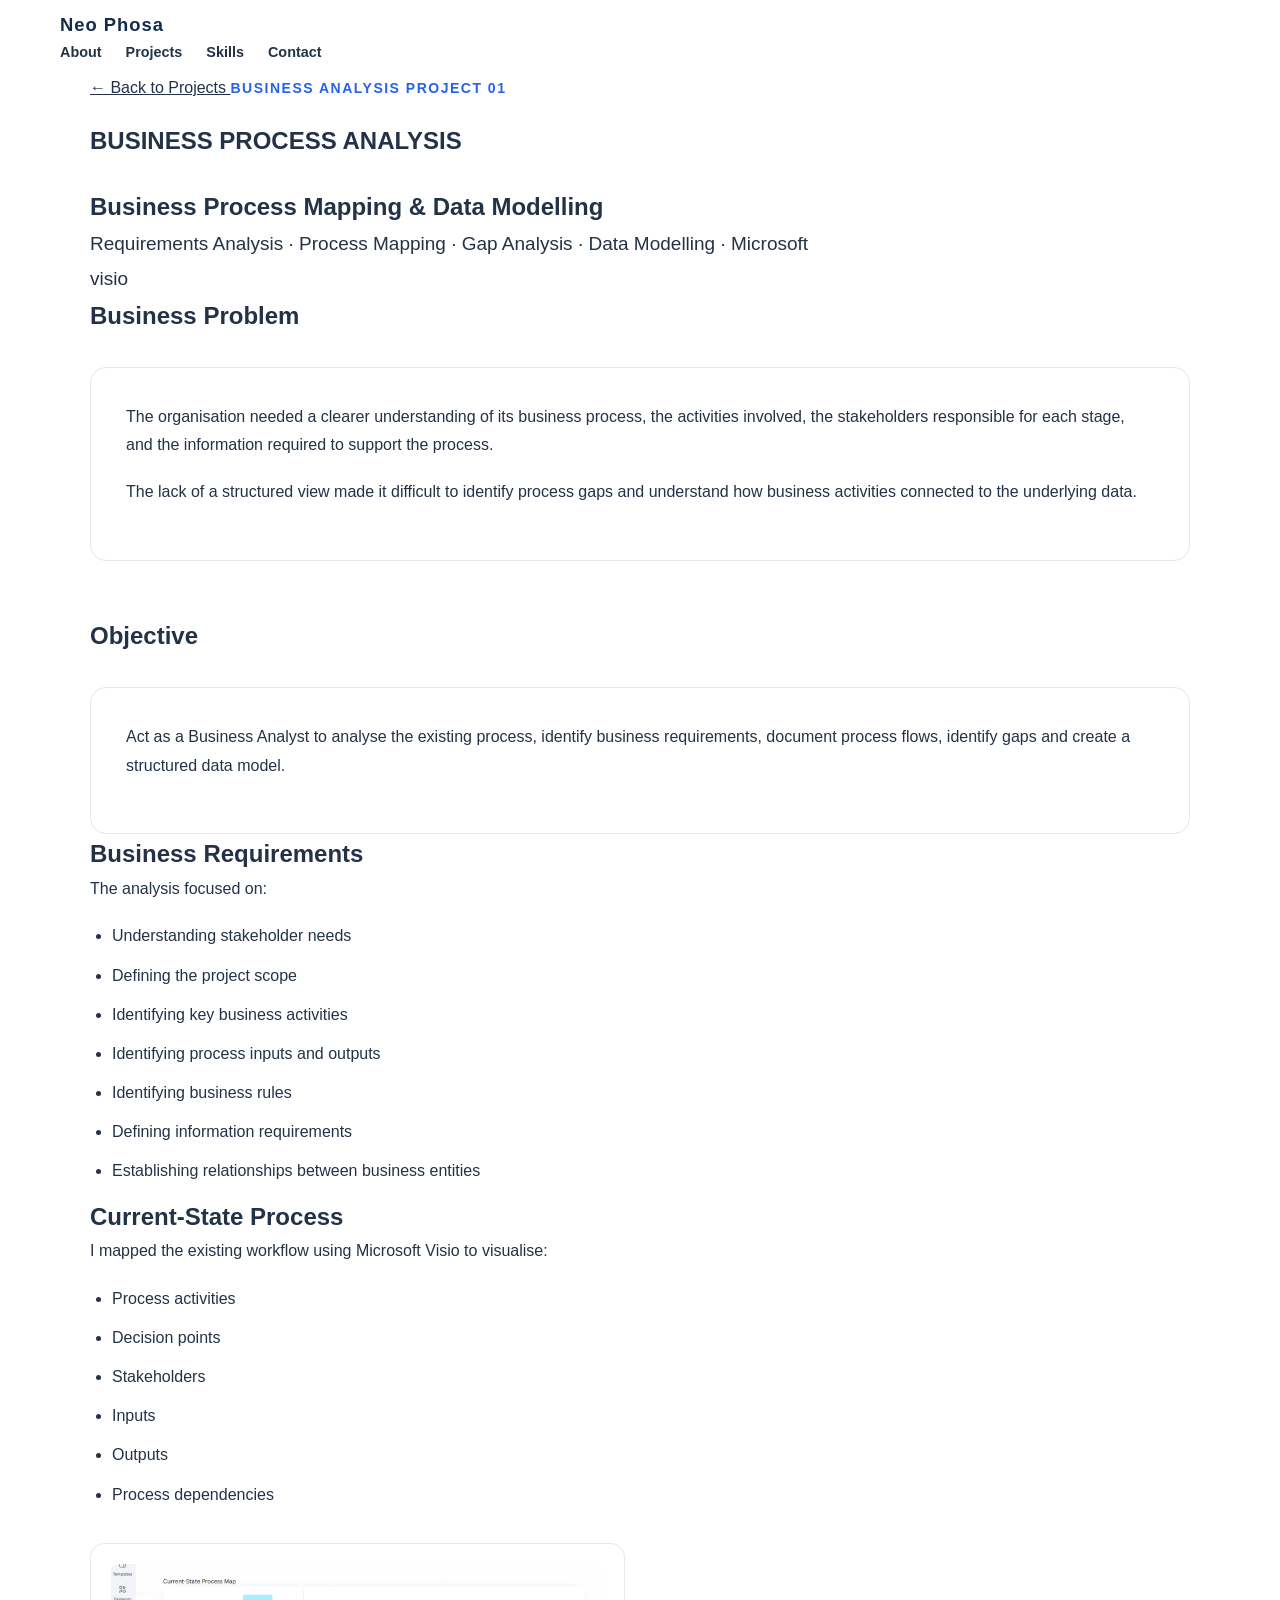
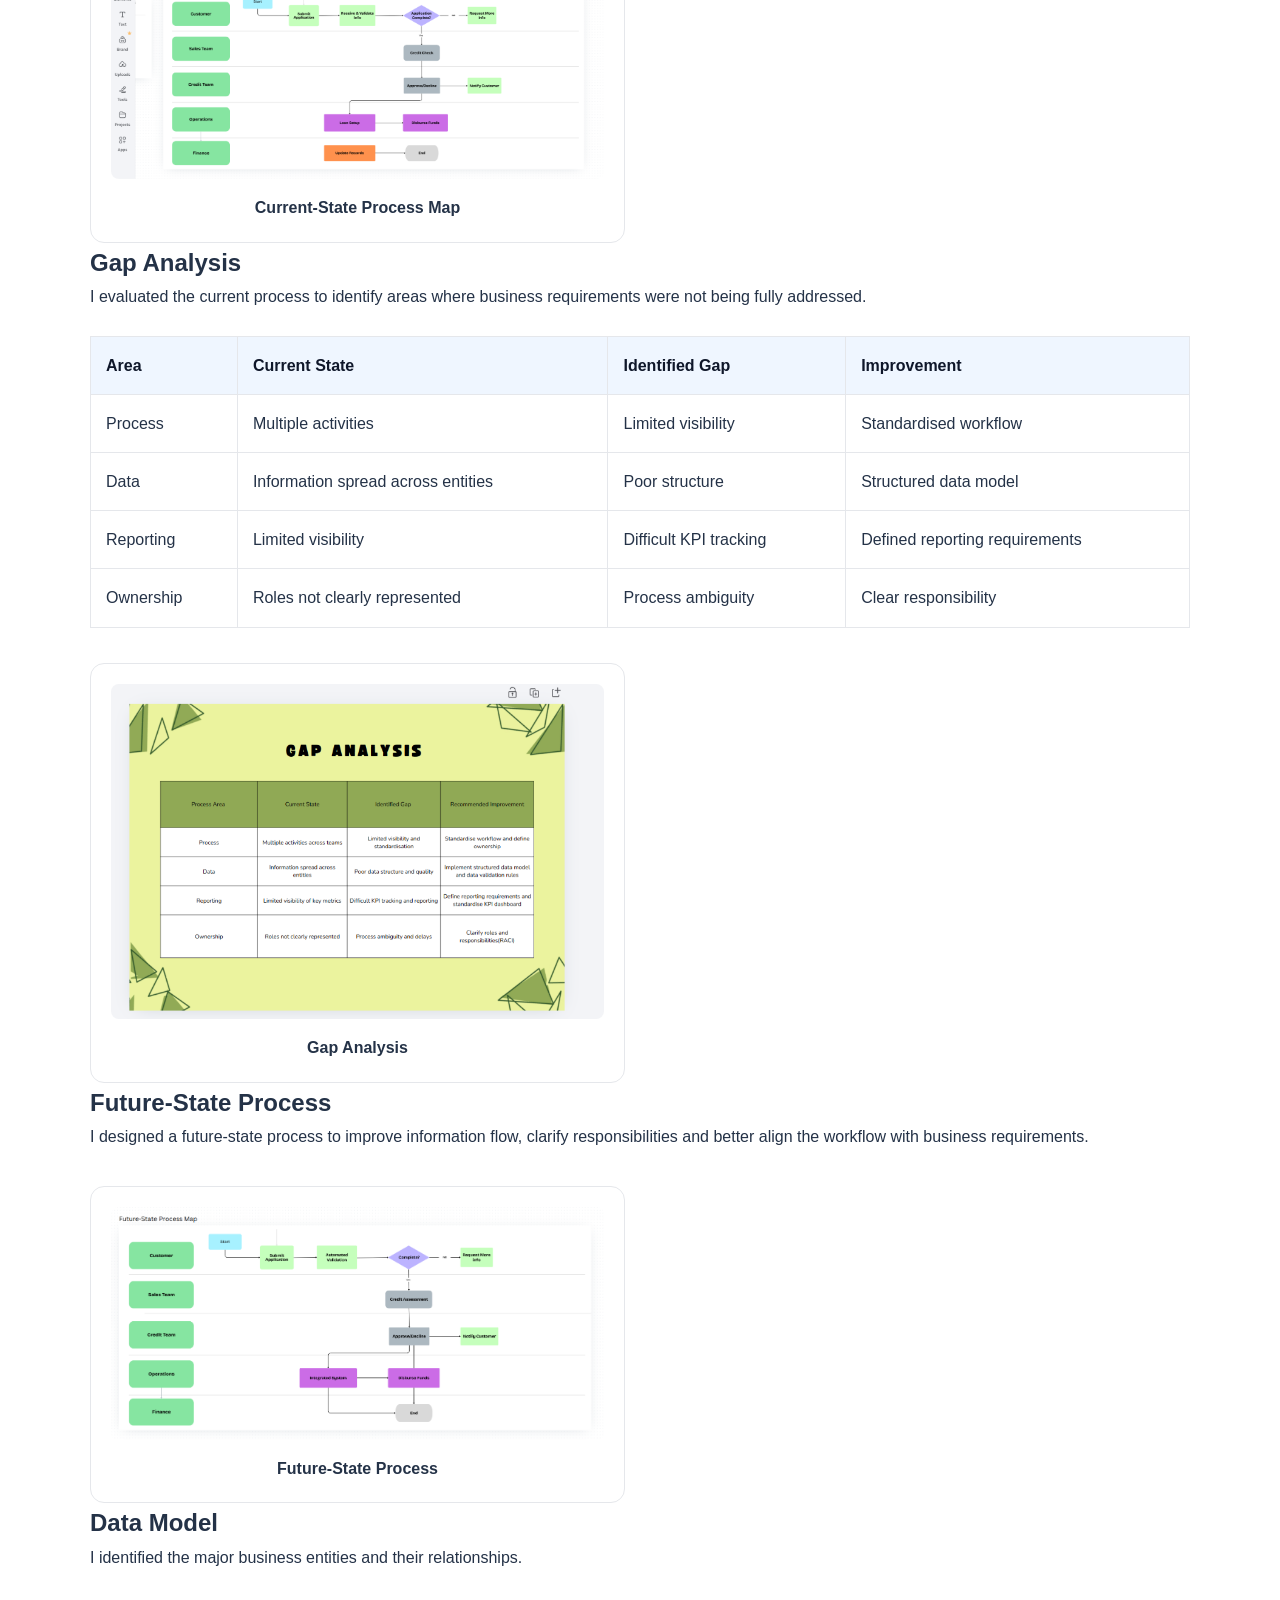
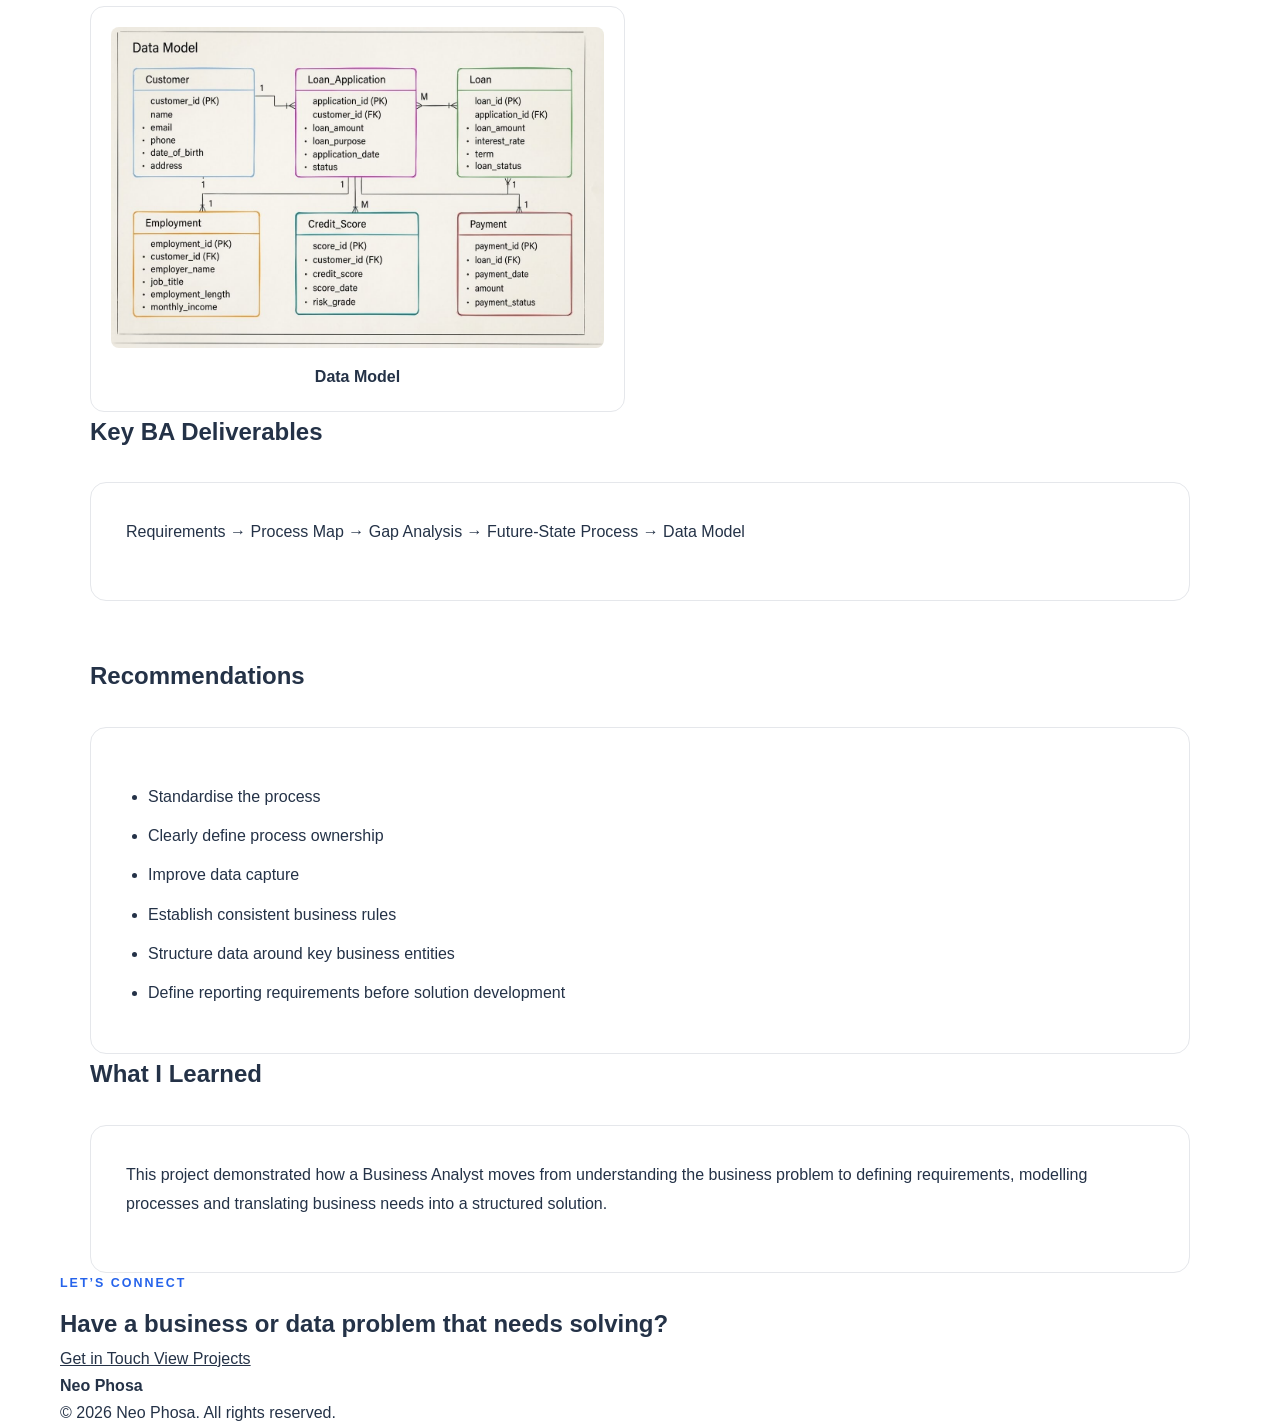
<file: business-analysis-1.html>
<!DOCTYPE html>
<html lang="en">

<head>
    <meta charset="UTF-8">
    <meta name="viewport" content="width=device-width, initial-scale=1.0">

    <title>Business Process Analysis | Neo Phosa</title>

    <link rel="stylesheet" href="style.css">

    <style>
        .case-hero .container,
        .case-section .container {
            max-width: 1100px;
        }

        .case-label {
            display: inline-block;
            margin-bottom: 20px;
            color: #2563eb;
            font-size: 14px;
            font-weight: 700;
            letter-spacing: 1.5px;
        }

        .case-hero h1 {
            margin-bottom: 25px;
        }

        .case-hero-description {
            max-width: 760px;
            font-size: 19px;
            line-height: 1.8;
        }

        .case-card {
            background: #ffffff;
            padding: 35px;
            border-radius: 16px;
            border: 1px solid #e5e7eb;
            margin-top: 30px;
        }

        .case-card p {
            margin-bottom: 18px;
            line-height: 1.8;
        }

        .case-list {
            margin-top: 20px;
            padding-left: 22px;
        }

        .case-list li {
            margin-bottom: 12px;
        }

        .case-image-grid {
            display: grid;
            grid-template-columns: repeat(2, minmax(0, 1fr));
            gap: 30px;
            margin-top: 35px;
        }

        .case-image-card {
            background: #ffffff;
            padding: 20px;
            border-radius: 14px;
            border: 1px solid #e5e7eb;
        }

        .case-image-card img {
            width: 100%;
            height: auto;
            display: block;
            border-radius: 8px;
        }

        .image-caption {
            text-align: center;
            font-weight: 700;
            margin-top: 15px;
        }

        .case-table-wrap {
            overflow-x: auto;
            margin-top: 25px;
        }

        .case-table {
            width: 100%;
            border-collapse: collapse;
            background: #ffffff;
        }

        .case-table th,
        .case-table td {
            padding: 15px;
            text-align: left;
            border: 1px solid #e5e7eb;
        }

        .case-table th {
            background: #eff6ff;
            color: #0f172a;
        }

        @media (max-width: 800px) {
            .case-image-grid {
                grid-template-columns: 1fr;
            }

            .case-card {
                padding: 22px;
            }

            .case-table {
                min-width: 650px;
            }
        }
    </style>
</head>

<body>

<!-- NAVIGATION -->

<header class="navbar">
    <div class="container nav-container">

        <a href="index.html" class="logo">Neo Phosa</a>

        <nav class="nav-links">
            <a href="index.html#about">About</a>
            <a href="index.html#projects">Projects</a>
            <a href="index.html#skills">Skills</a>
            <a href="index.html#contact">Contact</a>
        </nav>

    </div>
</header>

<!-- HERO -->

<section class="case-hero">
    <div class="container">

        <a href="index.html#projects" class="back-link">
            ← Back to Projects
        </a>

        <span class="case-label">
            BUSINESS ANALYSIS PROJECT 01
        </span>

        <h1>BUSINESS PROCESS ANALYSIS</h1>

        <h2>Business Process Mapping &amp; Data Modelling</h2>

        <p class="case-hero-description">
            Requirements Analysis · Process Mapping · Gap Analysis ·
            Data Modelling · Microsoft visio
        </p>

    </div>
</section>

<!-- BUSINESS PROBLEM -->

<section class="case-section">
    <div class="container">

        <h2>Business Problem</h2>

        <div class="case-card">
            <p>
                The organisation needed a clearer understanding of its business
                process, the activities involved, the stakeholders responsible
                for each stage, and the information required to support the
                process.
            </p>

            <p>
                The lack of a structured view made it difficult to identify
                process gaps and understand how business activities connected
                to the underlying data.
            </p>
        </div>

        <h2 style="margin-top:55px">Objective</h2>

        <div class="case-card">
            <p>
                Act as a Business Analyst to analyse the existing process,
                identify business requirements, document process flows,
                identify gaps and create a structured data model.
            </p>
        </div>

    </div>
</section>

<!-- BUSINESS REQUIREMENTS -->

<section class="case-section section-light">
    <div class="container">

        <h2>Business Requirements</h2>

        <p>The analysis focused on:</p>

        <ul class="case-list">
            <li>Understanding stakeholder needs</li>
            <li>Defining the project scope</li>
            <li>Identifying key business activities</li>
            <li>Identifying process inputs and outputs</li>
            <li>Identifying business rules</li>
            <li>Defining information requirements</li>
            <li>Establishing relationships between business entities</li>
        </ul>

    </div>
</section>

<!-- CURRENT-STATE PROCESS -->

<section class="case-section">
    <div class="container">

        <h2>Current-State Process</h2>

        <p>
            I mapped the existing workflow using Microsoft Visio to visualise:
        </p>

        <ul class="case-list">
            <li>Process activities</li>
            <li>Decision points</li>
            <li>Stakeholders</li>
            <li>Inputs</li>
            <li>Outputs</li>
            <li>Process dependencies</li>
        </ul>

        <div class="case-image-grid">

            <div class="case-image-card">
                <img
                    src="current%20state%20process%20map.png"
                    alt="Current-State Process Map"
                >

                <div class="image-caption">
                    Current-State Process Map
                </div>
            </div>

        </div>

    </div>
</section>

<!-- GAP ANALYSIS -->

<section class="case-section section-light">
    <div class="container">

        <h2>Gap Analysis</h2>

        <p>
            I evaluated the current process to identify areas where business
            requirements were not being fully addressed.
        </p>

        <div class="case-table-wrap">
            <table class="case-table">

                <thead>
                    <tr>
                        <th>Area</th>
                        <th>Current State</th>
                        <th>Identified Gap</th>
                        <th>Improvement</th>
                    </tr>
                </thead>

                <tbody>
                    <tr>
                        <td>Process</td>
                        <td>Multiple activities</td>
                        <td>Limited visibility</td>
                        <td>Standardised workflow</td>
                    </tr>

                    <tr>
                        <td>Data</td>
                        <td>Information spread across entities</td>
                        <td>Poor structure</td>
                        <td>Structured data model</td>
                    </tr>

                    <tr>
                        <td>Reporting</td>
                        <td>Limited visibility</td>
                        <td>Difficult KPI tracking</td>
                        <td>Defined reporting requirements</td>
                    </tr>

                    <tr>
                        <td>Ownership</td>
                        <td>Roles not clearly represented</td>
                        <td>Process ambiguity</td>
                        <td>Clear responsibility</td>
                    </tr>
                </tbody>

            </table>
        </div>

        <div class="case-image-grid">

            <div class="case-image-card">
                <img
                    src="Gap%20Analysis.png"
                    alt="Gap Analysis"
                >

                <div class="image-caption">Gap Analysis</div>
            </div>

        </div>

    </div>
</section>

<!-- FUTURE-STATE PROCESS -->

<section class="case-section">
    <div class="container">

        <h2>Future-State Process</h2>

        <p>
            I designed a future-state process to improve information flow,
            clarify responsibilities and better align the workflow with
            business requirements.
        </p>

        <div class="case-image-grid">

            <div class="case-image-card">
                <img
                    src="future%20state%20process%20map.png"
                    alt="Future-State Process"
                >

                <div class="image-caption">Future-State Process</div>
            </div>

        </div>

    </div>
</section>

<!-- DATA MODEL -->

<section class="case-section section-light">
    <div class="container">

        <h2>Data Model</h2>

        <p>
            I identified the major business entities and their relationships.
        </p>

        <div class="case-image-grid">

            <div class="case-image-card">
                <img
                    src="Data%20model.jpeg"
                    alt="Data Model"
                >

                <div class="image-caption">Data Model</div>
            </div>

        </div>

    </div>
</section>

<!-- DELIVERABLES -->

<section class="case-section">
    <div class="container">

        <h2>Key BA Deliverables</h2>

        <div class="case-card">
            <p>
                Requirements → Process Map → Gap Analysis →
                Future-State Process → Data Model
            </p>
        </div>

        <h2 style="margin-top:55px">Recommendations</h2>

        <div class="case-card">
            <ul class="case-list">
                <li>Standardise the process</li>
                <li>Clearly define process ownership</li>
                <li>Improve data capture</li>
                <li>Establish consistent business rules</li>
                <li>Structure data around key business entities</li>
                <li>Define reporting requirements before solution development</li>
            </ul>
        </div>

    </div>
</section>

<!-- WHAT I LEARNED -->

<section class="case-section section-light">
    <div class="container">

        <h2>What I Learned</h2>

        <div class="case-card">
            <p>
                This project demonstrated how a Business Analyst moves from
                understanding the business problem to defining requirements,
                modelling processes and translating business needs into a
                structured solution.
            </p>
        </div>

    </div>
</section>

<!-- CONTACT -->

<section class="cta">
    <div class="container">
        <div class="cta-content">

            <p class="section-label">LET’S CONNECT</p>

            <h2>Have a business or data problem that needs solving?</h2>

            <div class="cta-buttons">
                <a href="index.html#contact" class="btn btn-white">
                    Get in Touch
                </a>

                <a href="index.html#projects" class="btn btn-outline-white">
                    View Projects
                </a>
            </div>

        </div>
    </div>
</section>

<!-- FOOTER -->

<footer class="footer">
    <div class="container footer-container">
        <div>
            <strong>Neo Phosa</strong>
            <p>© 2026 Neo Phosa. All rights reserved.</p>
        </div>
    </div>
</footer>

</body>
</html>
</file>
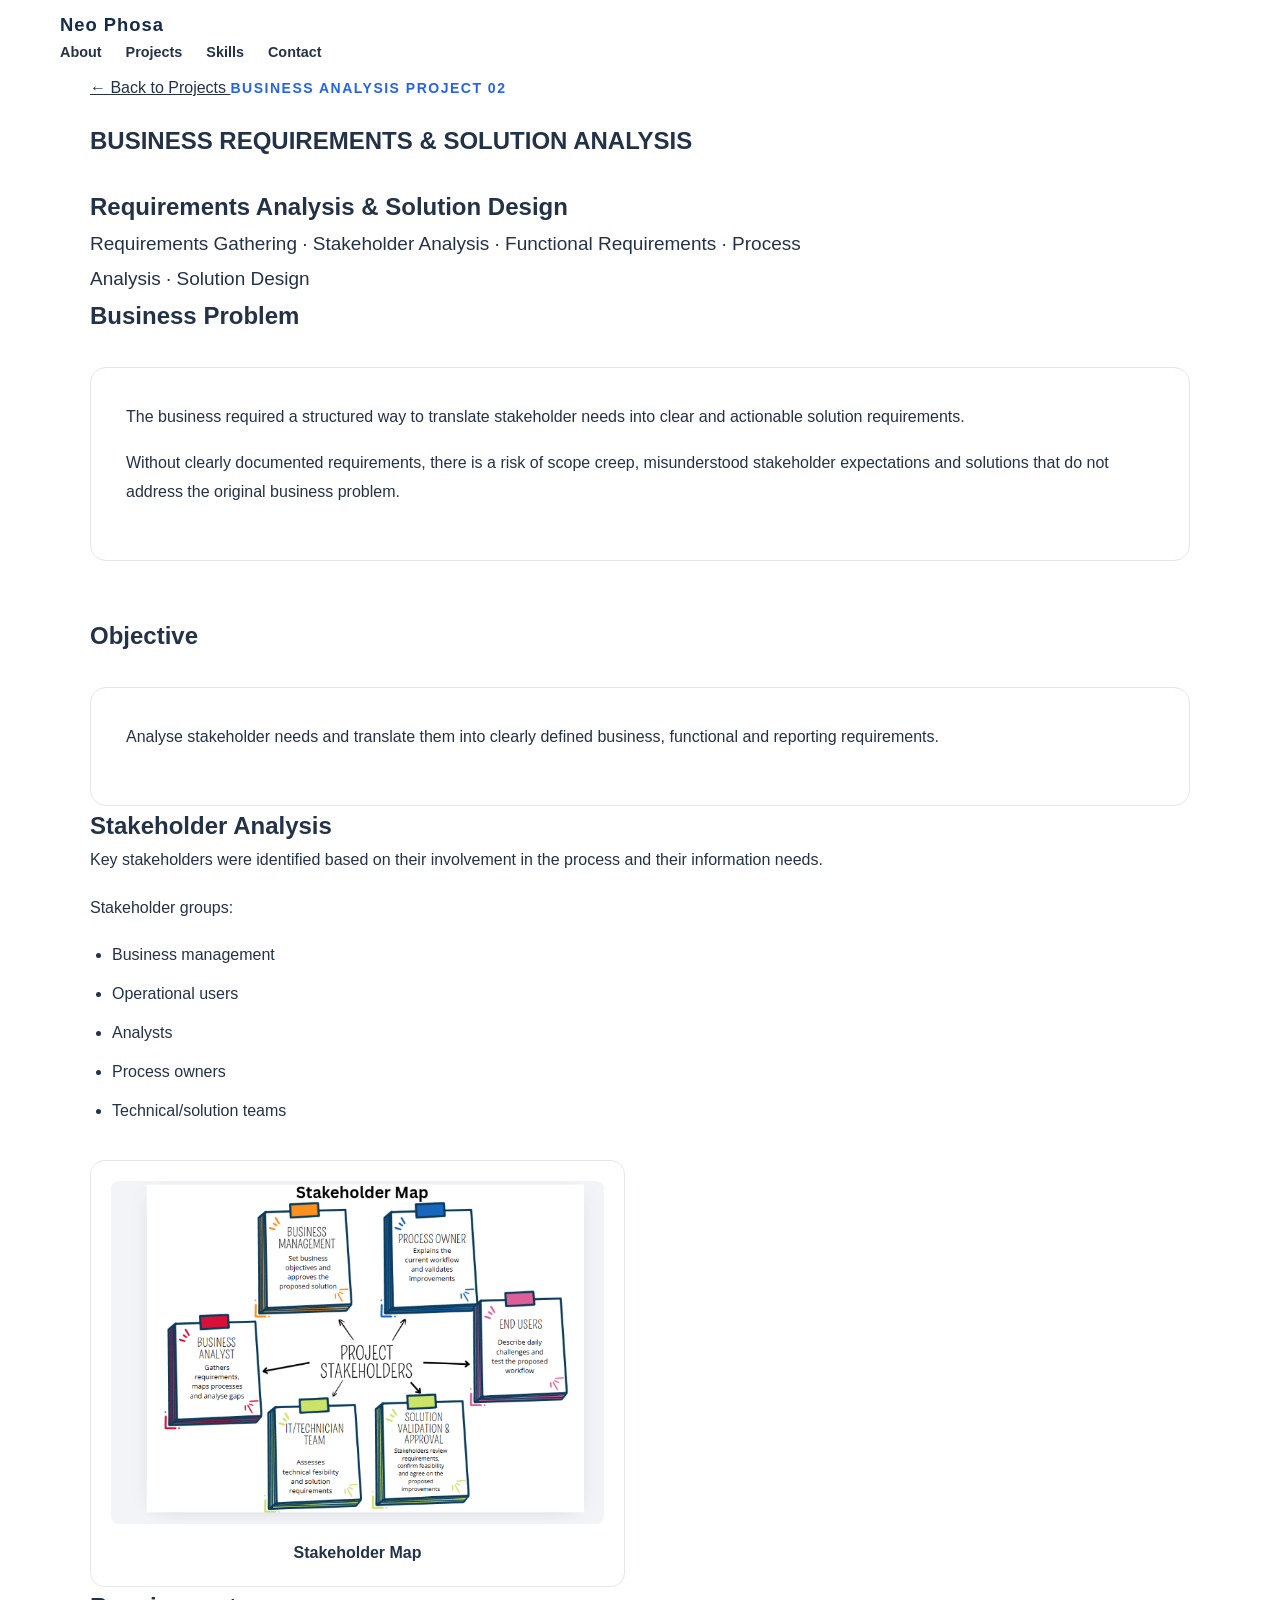
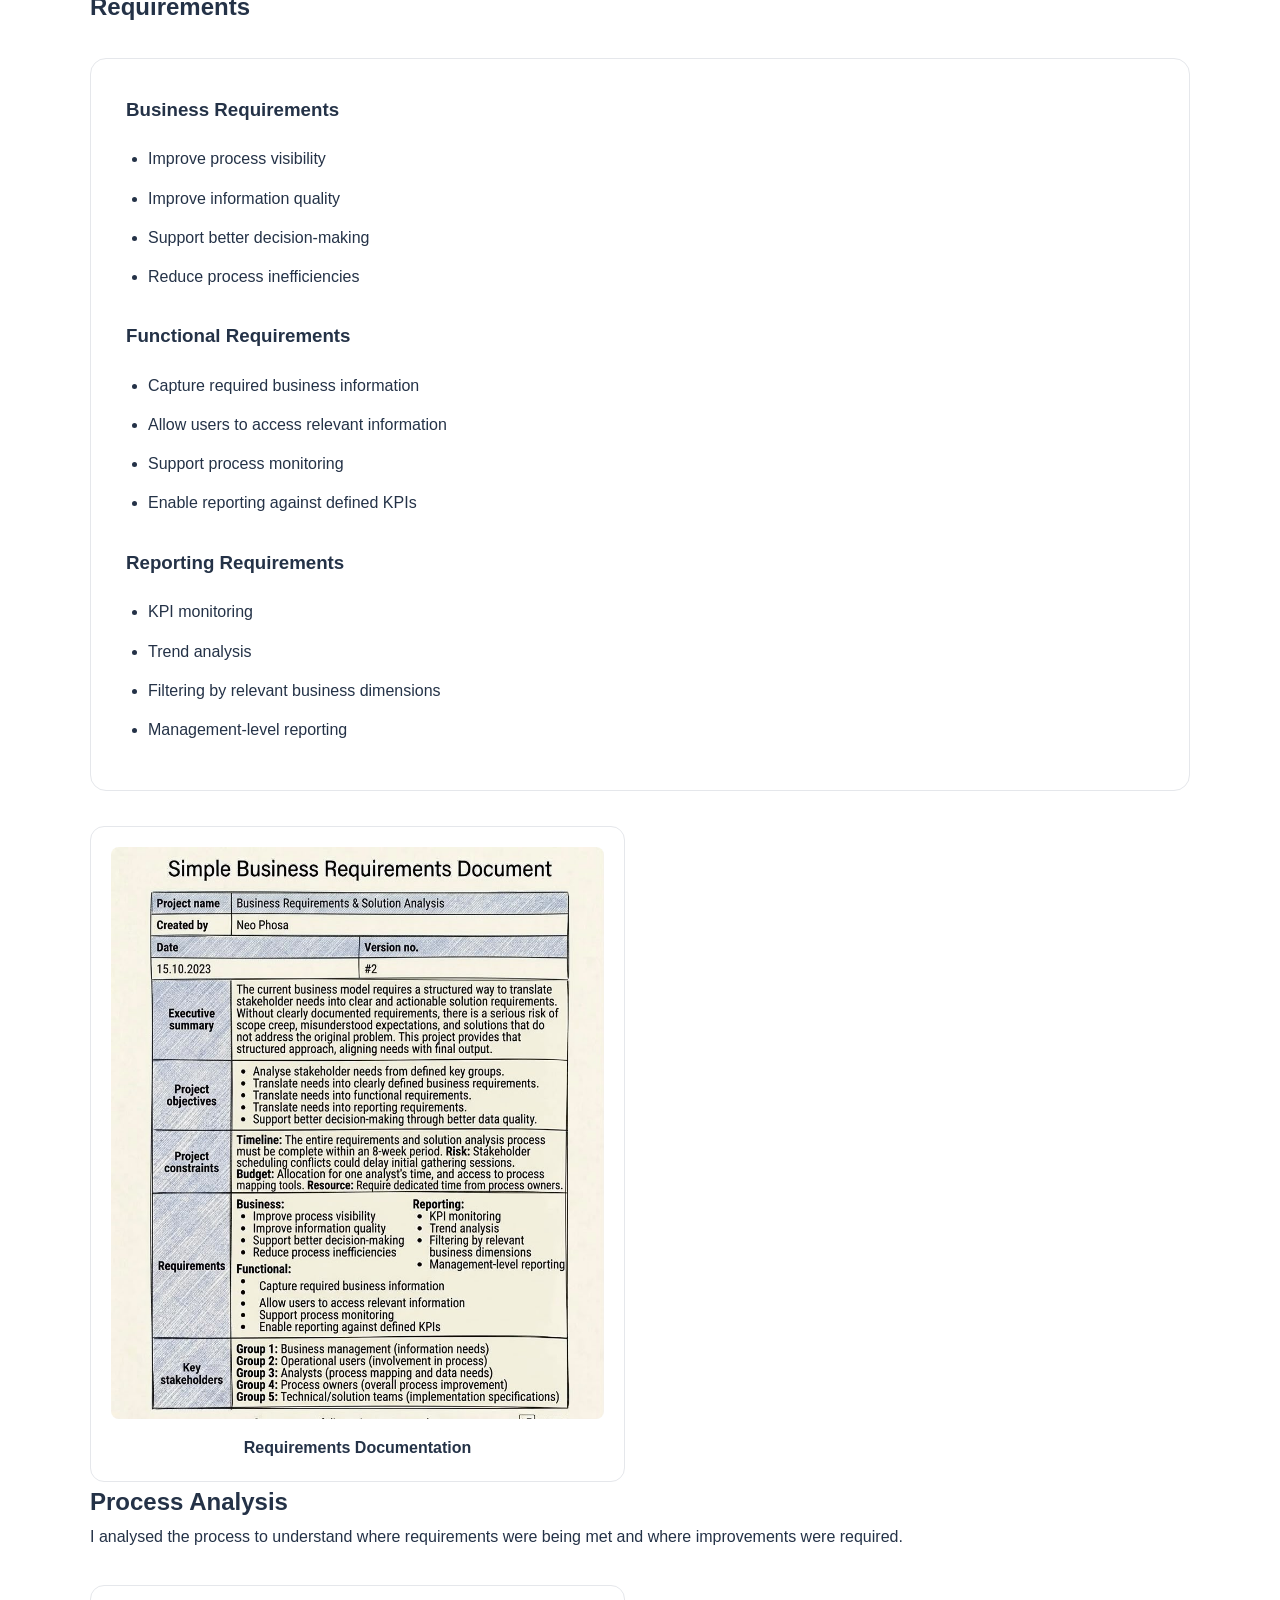
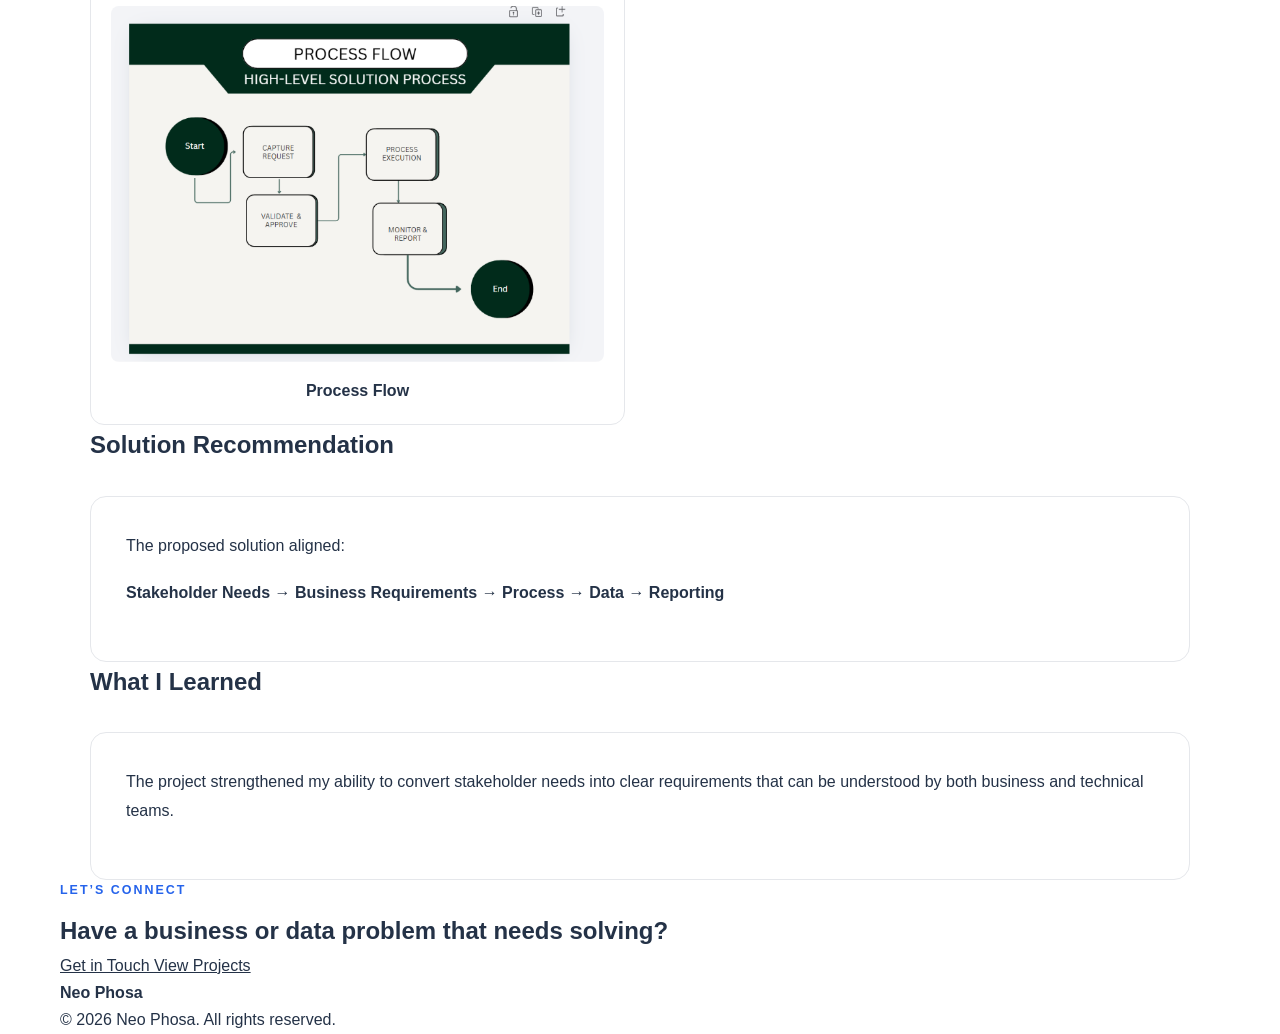
<file: business-analysis-2.html>
<!DOCTYPE html>
<html lang="en">

<head>
    <meta charset="UTF-8">
    <meta name="viewport" content="width=device-width, initial-scale=1.0">

    <title>Business Requirements &amp; Solution Analysis | Neo Phosa</title>

    <link rel="stylesheet" href="style.css">

    <style>
        .case-hero .container,
        .case-section .container {
            max-width: 1100px;
        }

        .case-label {
            display: inline-block;
            margin-bottom: 20px;
            color: #2563eb;
            font-size: 14px;
            font-weight: 700;
            letter-spacing: 1.5px;
        }

        .case-hero h1 {
            margin-bottom: 25px;
        }

        .case-hero-description {
            max-width: 760px;
            font-size: 19px;
            line-height: 1.8;
        }

        .case-card {
            background: #ffffff;
            padding: 35px;
            border-radius: 16px;
            border: 1px solid #e5e7eb;
            margin-top: 30px;
        }

        .case-card p {
            margin-bottom: 18px;
            line-height: 1.8;
        }

        .case-list {
            margin-top: 20px;
            padding-left: 22px;
        }

        .case-list li {
            margin-bottom: 12px;
        }

        .case-image-grid {
            display: grid;
            grid-template-columns: repeat(2, minmax(0, 1fr));
            gap: 30px;
            margin-top: 35px;
        }

        .case-image-card {
            background: #ffffff;
            padding: 20px;
            border-radius: 14px;
            border: 1px solid #e5e7eb;
        }

        .case-image-card img {
            width: 100%;
            height: auto;
            display: block;
            border-radius: 8px;
        }

        .image-caption {
            text-align: center;
            font-weight: 700;
            margin-top: 15px;
        }

        @media (max-width: 800px) {
            .case-image-grid {
                grid-template-columns: 1fr;
            }

            .case-card {
                padding: 22px;
            }
        }
    </style>
</head>

<body>

<!-- NAVIGATION -->

<header class="navbar">
    <div class="container nav-container">

        <a href="index.html" class="logo">Neo Phosa</a>

        <nav class="nav-links">
            <a href="index.html#about">About</a>
            <a href="index.html#projects">Projects</a>
            <a href="index.html#skills">Skills</a>
            <a href="index.html#contact">Contact</a>
        </nav>

    </div>
</header>

<!-- HERO -->

<section class="case-hero">
    <div class="container">

        <a href="index.html#projects" class="back-link">
            ← Back to Projects
        </a>

        <span class="case-label">
            BUSINESS ANALYSIS PROJECT 02
        </span>

        <h1>BUSINESS REQUIREMENTS &amp; SOLUTION ANALYSIS</h1>

        <h2>Requirements Analysis &amp; Solution Design</h2>

        <p class="case-hero-description">
            Requirements Gathering · Stakeholder Analysis ·
            Functional Requirements · Process Analysis · Solution Design
        </p>

    </div>
</section>

<!-- BUSINESS PROBLEM -->

<section class="case-section">
    <div class="container">

        <h2>Business Problem</h2>

        <div class="case-card">
            <p>
                The business required a structured way to translate stakeholder
                needs into clear and actionable solution requirements.
            </p>

            <p>
                Without clearly documented requirements, there is a risk of
                scope creep, misunderstood stakeholder expectations and
                solutions that do not address the original business problem.
            </p>
        </div>

        <h2 style="margin-top:55px">Objective</h2>

        <div class="case-card">
            <p>
                Analyse stakeholder needs and translate them into clearly
                defined business, functional and reporting requirements.
            </p>
        </div>

    </div>
</section>

<!-- STAKEHOLDER ANALYSIS -->

<section class="case-section section-light">
    <div class="container">

        <h2>Stakeholder Analysis</h2>

        <p>
            Key stakeholders were identified based on their involvement in
            the process and their information needs.
        </p>

        <p style="margin-top:20px">Stakeholder groups:</p>

        <ul class="case-list">
            <li>Business management</li>
            <li>Operational users</li>
            <li>Analysts</li>
            <li>Process owners</li>
            <li>Technical/solution teams</li>
        </ul>

        <div class="case-image-grid">

            <div class="case-image-card">
                <img
                    src="stakeholder%20map.png"
                    alt="Stakeholder Map"
                >

                <div class="image-caption">Stakeholder Map</div>
            </div>

        </div>

    </div>
</section>

<!-- REQUIREMENTS -->

<section class="case-section">
    <div class="container">

        <h2>Requirements</h2>

        <div class="case-card">

            <h3>Business Requirements</h3>

            <ul class="case-list">
                <li>Improve process visibility</li>
                <li>Improve information quality</li>
                <li>Support better decision-making</li>
                <li>Reduce process inefficiencies</li>
            </ul>

            <h3 style="margin-top:30px">Functional Requirements</h3>

            <ul class="case-list">
                <li>Capture required business information</li>
                <li>Allow users to access relevant information</li>
                <li>Support process monitoring</li>
                <li>Enable reporting against defined KPIs</li>
            </ul>

            <h3 style="margin-top:30px">Reporting Requirements</h3>

            <ul class="case-list">
                <li>KPI monitoring</li>
                <li>Trend analysis</li>
                <li>Filtering by relevant business dimensions</li>
                <li>Management-level reporting</li>
            </ul>

        </div>

        <div class="case-image-grid">

            <div class="case-image-card">
                <img
                    src="requirement%20docuentation.jpeg"
                    alt="Requirements Documentation"
                >

                <div class="image-caption">
                    Requirements Documentation
                </div>
            </div>

        </div>

    </div>
</section>

<!-- PROCESS ANALYSIS -->

<section class="case-section section-light">
    <div class="container">

        <h2>Process Analysis</h2>

        <p>
            I analysed the process to understand where requirements were
            being met and where improvements were required.
        </p>

        <div class="case-image-grid">

            <div class="case-image-card">
                <img
                    src="process%20flow.png"
                    alt="Process Flow"
                >

                <div class="image-caption">Process Flow</div>
            </div>

        </div>

    </div>
</section>

<!-- SOLUTION RECOMMENDATION -->

<section class="case-section">
    <div class="container">

        <h2>Solution Recommendation</h2>

        <div class="case-card">

            <p>The proposed solution aligned:</p>

            <p>
                <strong>
                    Stakeholder Needs → Business Requirements →
                    Process → Data → Reporting
                </strong>
            </p>

        </div>

    </div>
</section>

<!-- WHAT I LEARNED -->

<section class="case-section section-light">
    <div class="container">

        <h2>What I Learned</h2>

        <div class="case-card">
            <p>
                The project strengthened my ability to convert stakeholder
                needs into clear requirements that can be understood by both
                business and technical teams.
            </p>
        </div>

    </div>
</section>

<!-- CONTACT -->

<section class="cta">
    <div class="container">
        <div class="cta-content">

            <p class="section-label">LET’S CONNECT</p>

            <h2>Have a business or data problem that needs solving?</h2>

            <div class="cta-buttons">
                <a href="index.html#contact" class="btn btn-white">
                    Get in Touch
                </a>

                <a href="index.html#projects" class="btn btn-outline-white">
                    View Projects
                </a>
            </div>

        </div>
    </div>
</section>

<!-- FOOTER -->

<footer class="footer">
    <div class="container footer-container">
        <div>
            <strong>Neo Phosa</strong>
            <p>© 2026 Neo Phosa. All rights reserved.</p>
        </div>
    </div>
</footer>

</body>
</html>
</file>
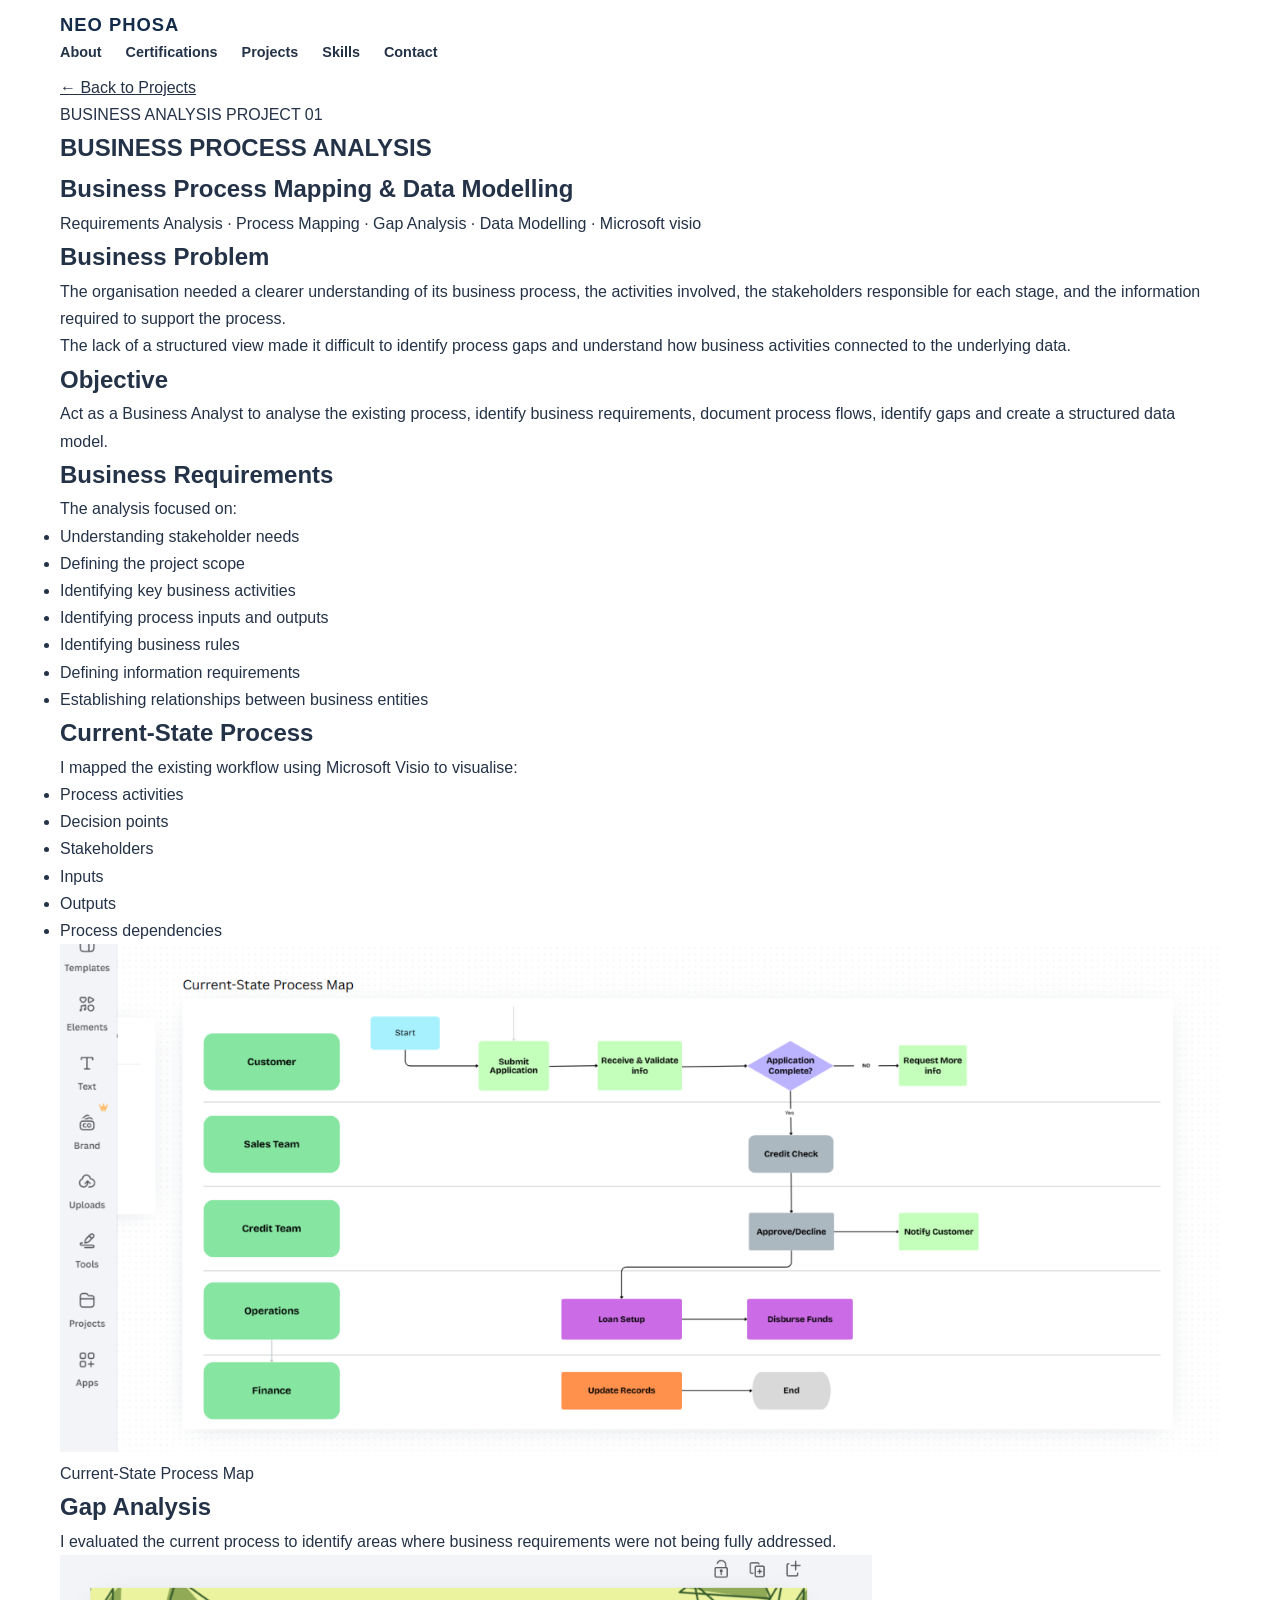
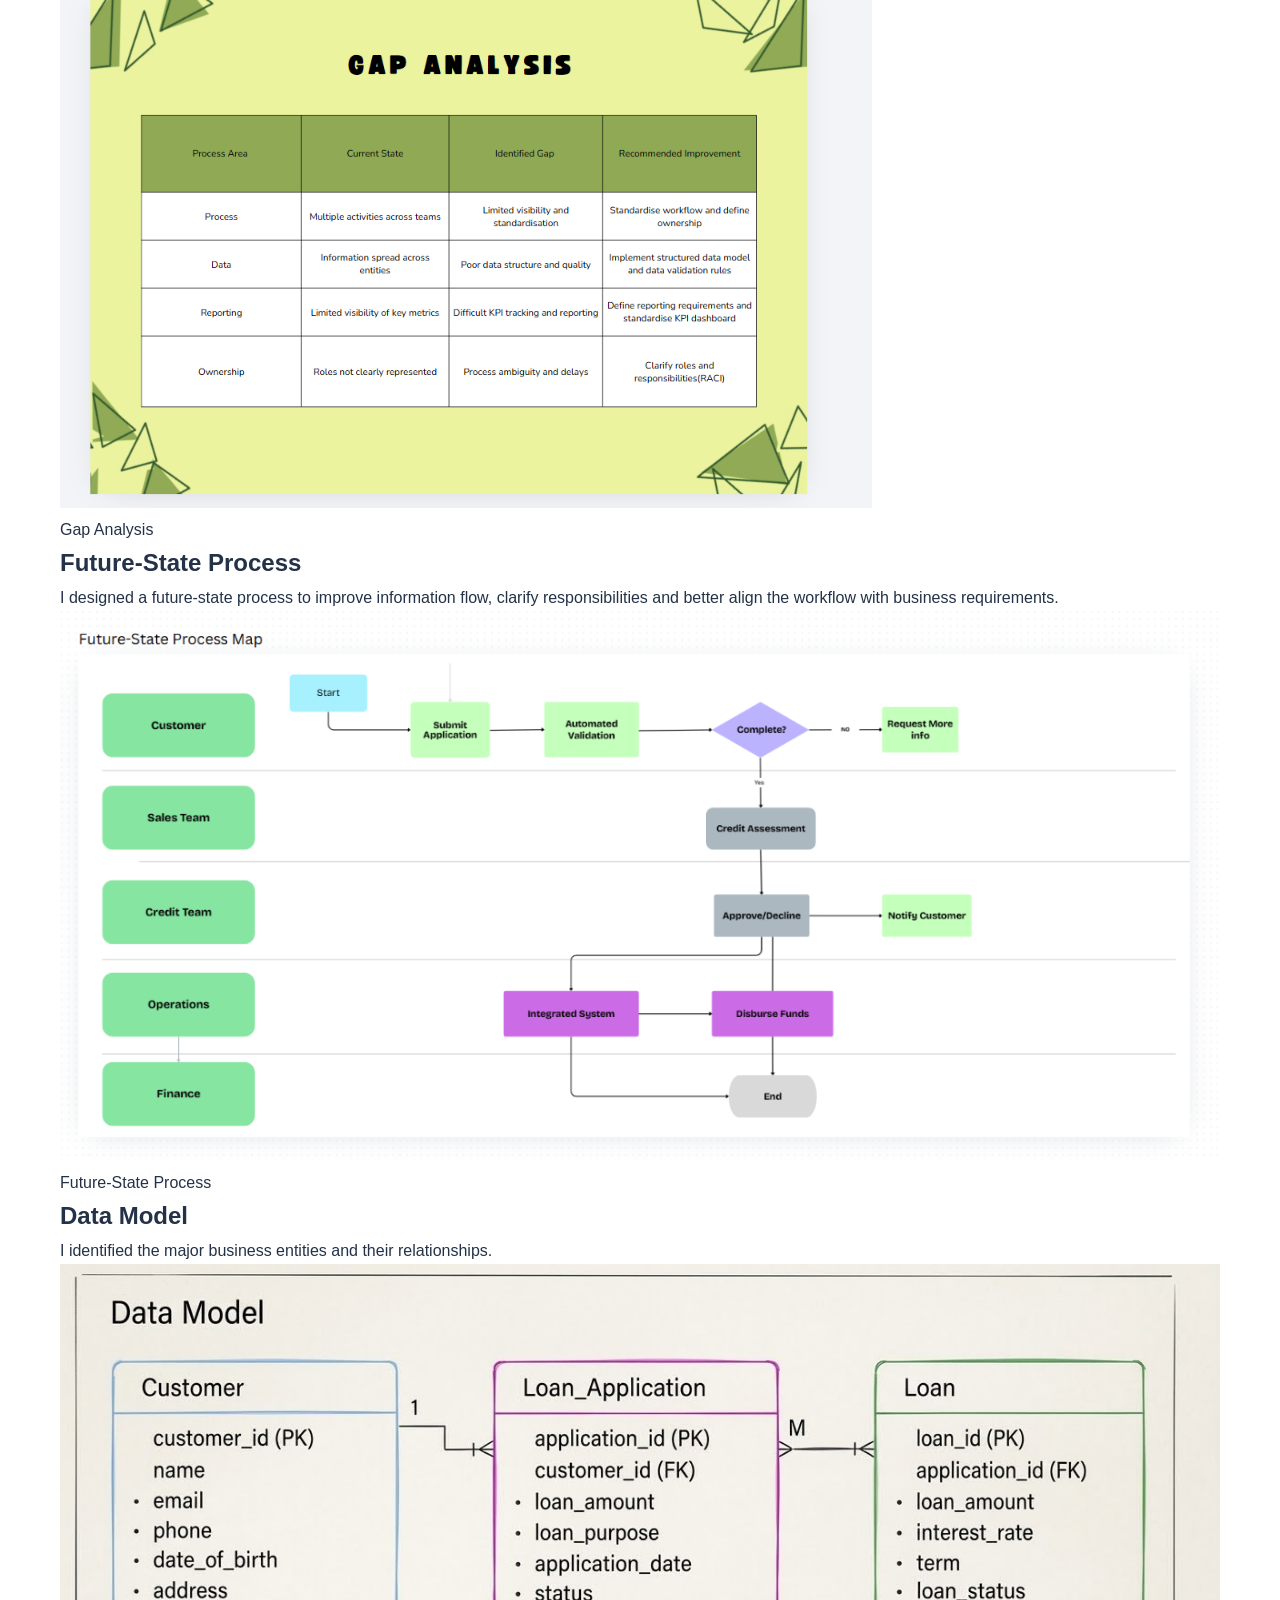
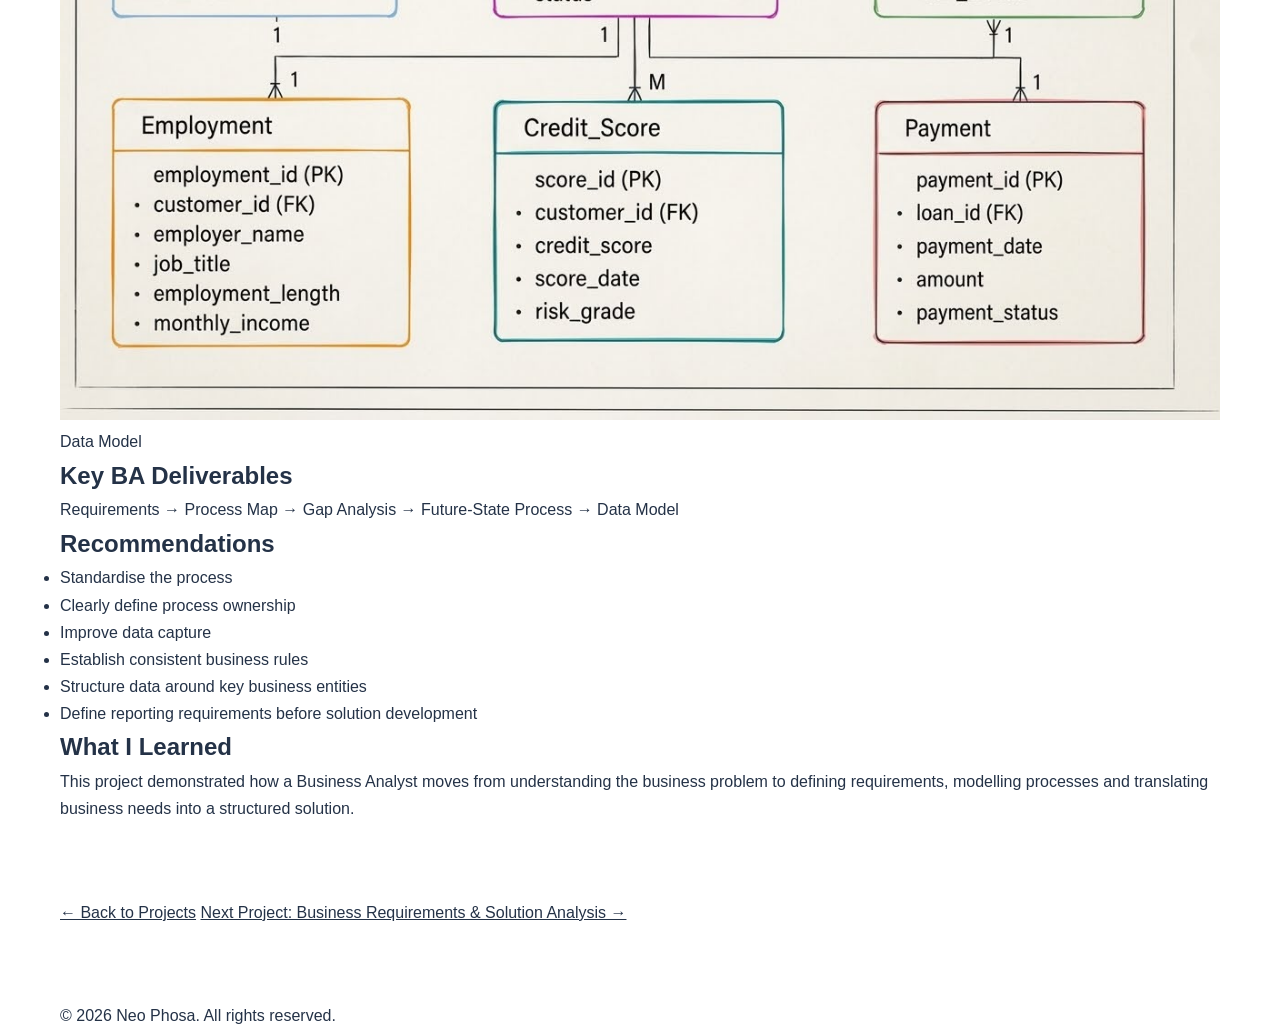
<file: business-process-analysis.html>
<!DOCTYPE html>
<html lang="en">
<head>
    <meta charset="UTF-8">
    <meta name="viewport" content="width=device-width, initial-scale=1.0">
    <title>Business Process Analysis | Neo Phosa</title>
    <link rel="stylesheet" href="style.css">
</head>
<body>

<header class="navbar">
    <div class="container nav-container">
        <a href="index.html" class="logo">NEO PHOSA</a>
        <nav class="nav-links">
            <a href="index.html#about">About</a>
            <a href="index.html#certifications">Certifications</a>
            <a href="index.html#projects">Projects</a>
            <a href="index.html#skills">Skills</a>
            <a href="index.html#contact">Contact</a>
        </nav>
    </div>
</header>

<main>
    <section class="case-hero">
        <div class="container">
            <a class="back-link" href="index.html#projects">← Back to Projects</a>
            <p class="case-label">BUSINESS ANALYSIS PROJECT 01</p>
            <h1>BUSINESS PROCESS ANALYSIS</h1>
            <h2>Business Process Mapping &amp; Data Modelling</h2>
            <p>Requirements Analysis · Process Mapping · Gap Analysis · Data Modelling · Microsoft visio</p>
        </div>
    </section>

    <section class="case-section">
        <div class="container">
            <h2>Business Problem</h2>
            <p>
                The organisation needed a clearer understanding of its business process,
                the activities involved, the stakeholders responsible for each stage,
                and the information required to support the process.
            </p>
            <p>
                The lack of a structured view made it difficult to identify process gaps
                and understand how business activities connected to the underlying data.
            </p>
        </div>
    </section>

    <section class="case-section">
        <div class="container">
            <h2>Objective</h2>
            <p>
                Act as a Business Analyst to analyse the existing process, identify
                business requirements, document process flows, identify gaps and create
                a structured data model.
            </p>
        </div>
    </section>

    <section class="case-section">
        <div class="container">
            <h2>Business Requirements</h2>
            <p>The analysis focused on:</p>
            <ul>
                <li>Understanding stakeholder needs</li>
                <li>Defining the project scope</li>
                <li>Identifying key business activities</li>
                <li>Identifying process inputs and outputs</li>
                <li>Identifying business rules</li>
                <li>Defining information requirements</li>
                <li>Establishing relationships between business entities</li>
            </ul>
        </div>
    </section>

    <section class="case-section">
        <div class="container">
            <h2>Current-State Process</h2>
            <p>
                I mapped the existing workflow using Microsoft Visio to visualise:
            </p>
            <ul>
                <li>Process activities</li>
                <li>Decision points</li>
                <li>Stakeholders</li>
                <li>Inputs</li>
                <li>Outputs</li>
                <li>Process dependencies</li>
            </ul>

            <div class="image-grid">
                <div class="image-card">
                    <img src="current%20state%20process%20map.png"
                         alt="Current-State Process Map"
                         loading="lazy">
                    <p class="image-caption">Current-State Process Map</p>
                </div>
            </div>
        </div>
    </section>

    <section class="case-section">
        <div class="container">
            <h2>Gap Analysis</h2>
            <p>
                I evaluated the current process to identify areas where business
                requirements were not being fully addressed.
            </p>

            <div class="image-grid">
                <div class="image-card">
                    <img src="Gap%20Analysis.png"
                         alt="Gap Analysis"
                         loading="lazy">
                    <p class="image-caption">Gap Analysis</p>
                </div>
            </div>
        </div>
    </section>

    <section class="case-section">
        <div class="container">
            <h2>Future-State Process</h2>
            <p>
                I designed a future-state process to improve information flow, clarify
                responsibilities and better align the workflow with business requirements.
            </p>

            <div class="image-grid">
                <div class="image-card">
                    <img src="future%20state%20process%20map.png"
                         alt="Future-State Process"
                         loading="lazy">
                    <p class="image-caption">Future-State Process</p>
                </div>
            </div>
        </div>
    </section>

    <section class="case-section">
        <div class="container">
            <h2>Data Model</h2>
            <p>I identified the major business entities and their relationships.</p>

            <div class="image-grid">
                <div class="image-card">
                    <img src="Data%20model.jpeg"
                         alt="Data Model"
                         loading="lazy">
                    <p class="image-caption">Data Model</p>
                </div>
            </div>
        </div>
    </section>

    <section class="case-section">
        <div class="container">
            <h2>Key BA Deliverables</h2>
            <div class="deliverables">
                Requirements → Process Map → Gap Analysis → Future-State Process → Data Model
            </div>
        </div>
    </section>

    <section class="case-section">
        <div class="container">
            <h2>Recommendations</h2>
            <ul class="recommendations">
                <li>Standardise the process</li>
                <li>Clearly define process ownership</li>
                <li>Improve data capture</li>
                <li>Establish consistent business rules</li>
                <li>Structure data around key business entities</li>
                <li>Define reporting requirements before solution development</li>
            </ul>
        </div>
    </section>

    <section class="case-section">
        <div class="container">
            <h2>What I Learned</h2>
            <div class="learned-list">
                This project demonstrated how a Business Analyst moves from understanding
                the business problem to defining requirements, modelling processes and
                translating business needs into a structured solution.
            </div>
        </div>
    </section>

    <section class="section">
        <div class="container">
            <a class="back-link" href="index.html#projects">← Back to Projects</a>
            <a class="text-link" href="business-requirements-solution-analysis.html">
                Next Project: Business Requirements &amp; Solution Analysis →
            </a>
        </div>
    </section>
</main>

<footer class="footer">
    <div class="container">
        <p>© 2026 Neo Phosa. All rights reserved.</p>
    </div>
</footer>

</body>
</html>
</file>
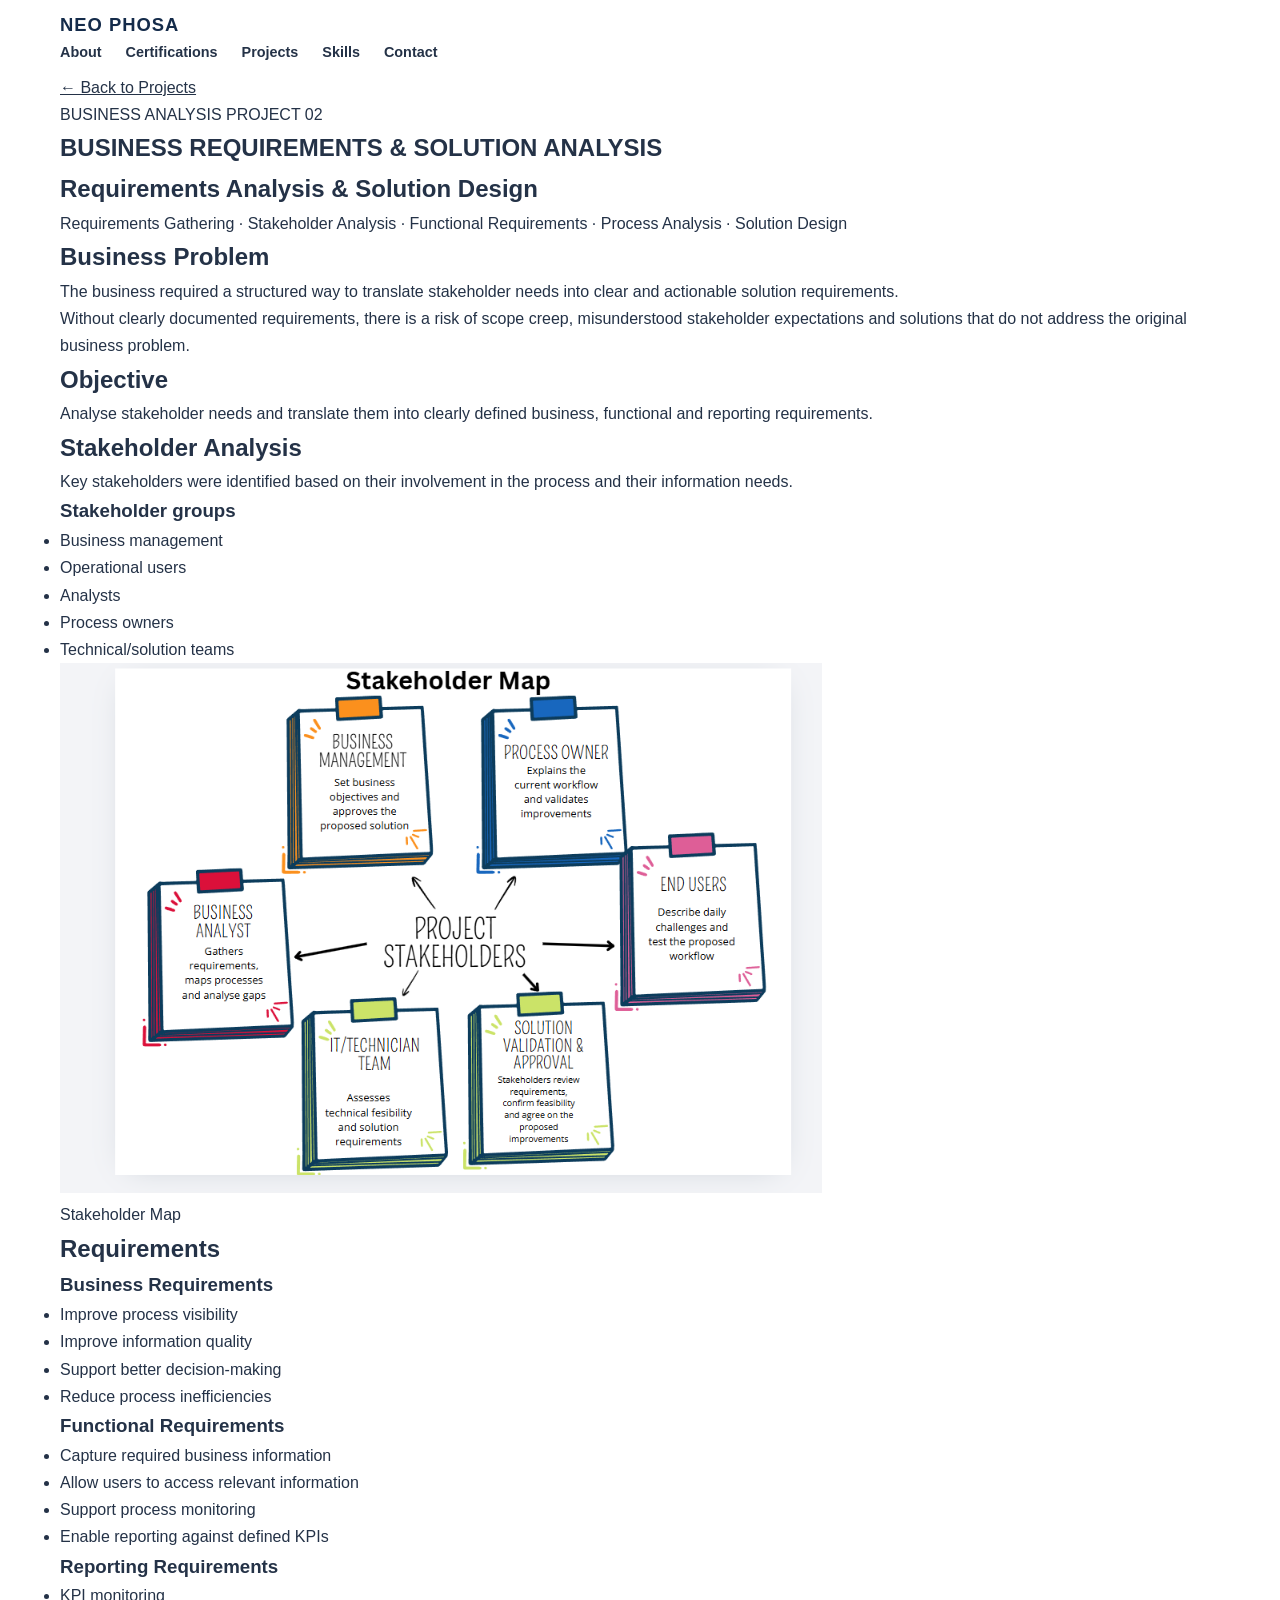
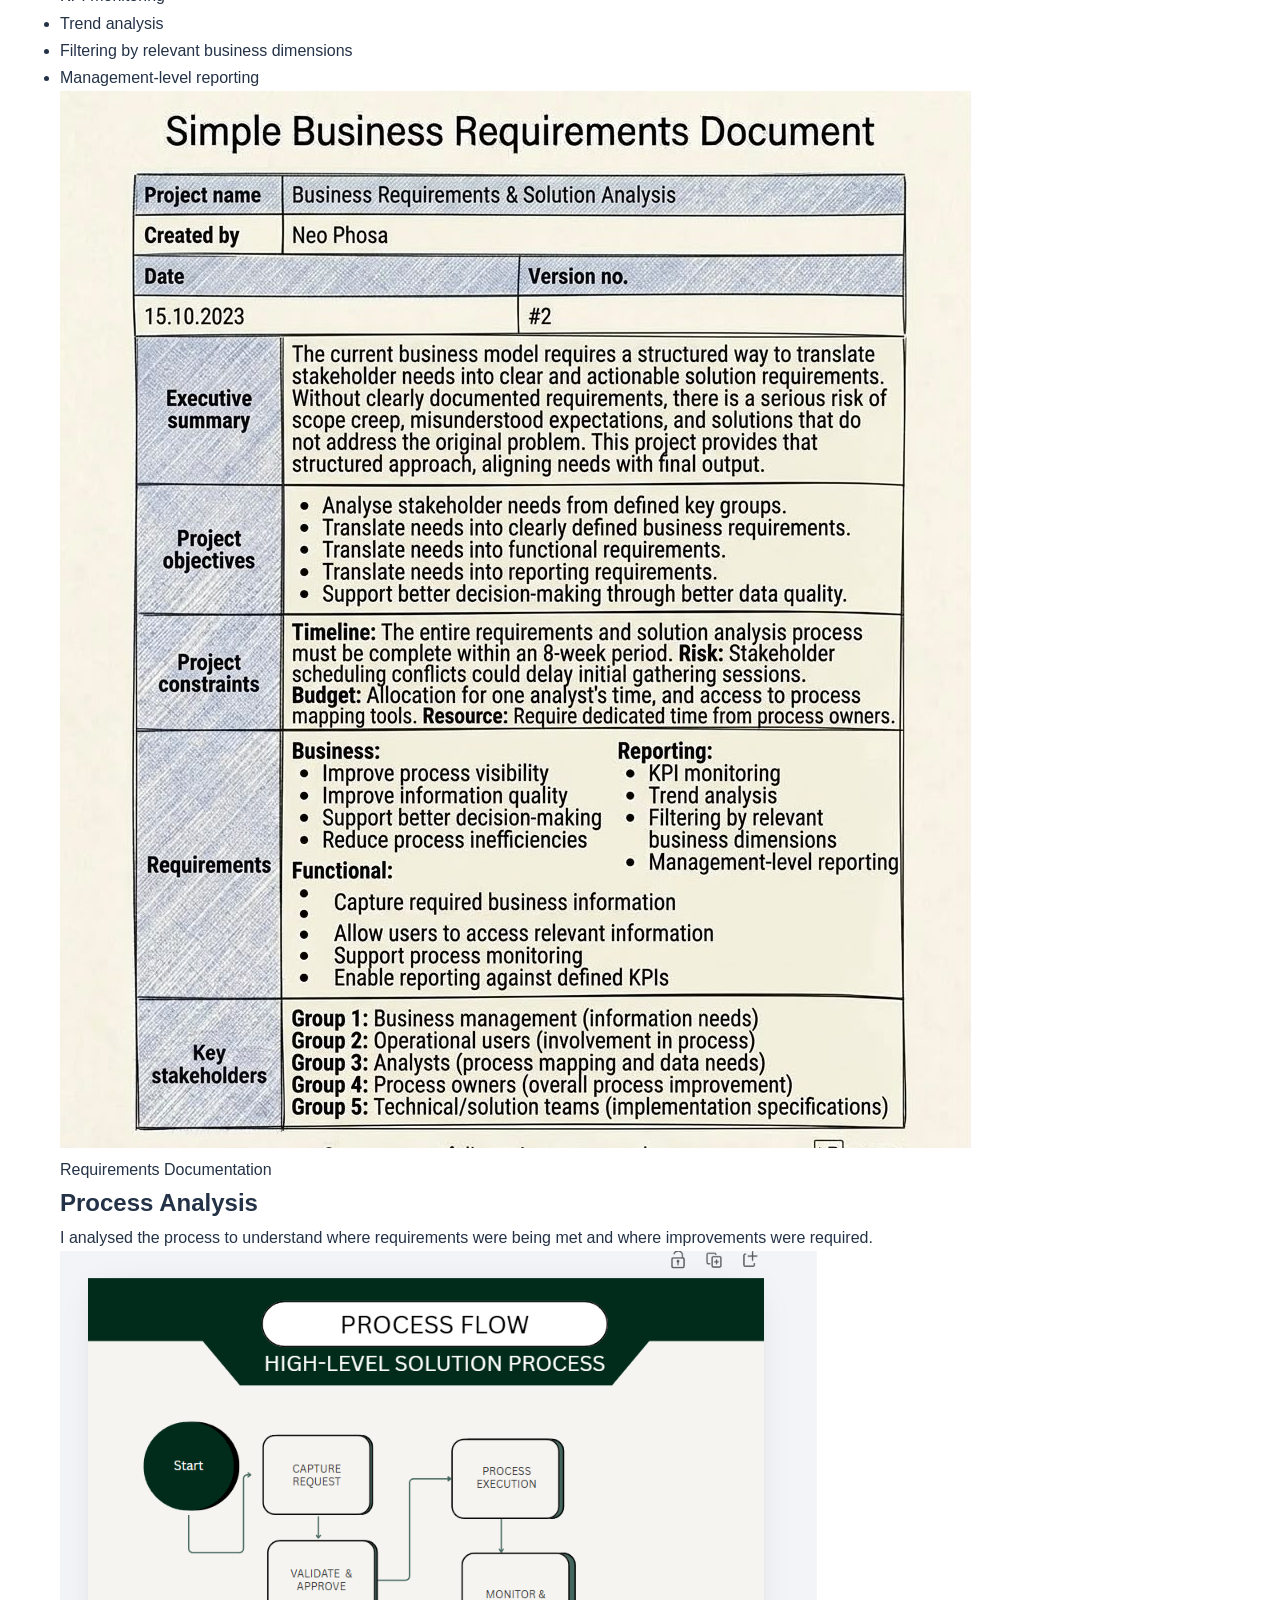
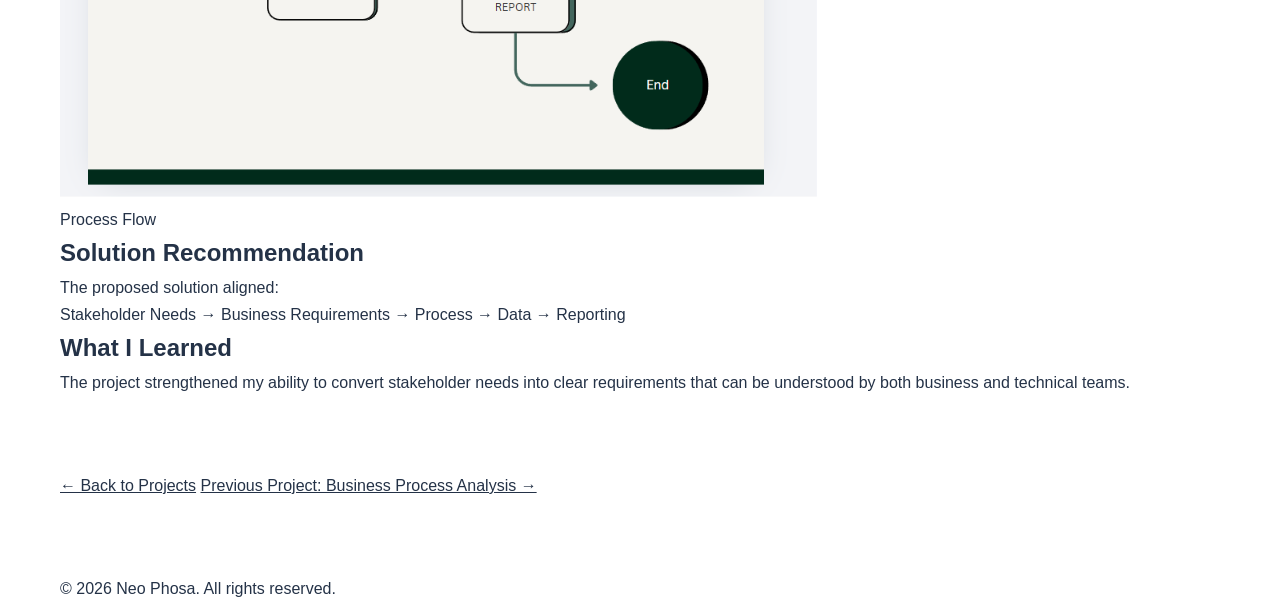
<file: business-requirements-solution-analysis.html>
<!DOCTYPE html>
<html lang="en">
<head>
    <meta charset="UTF-8">
    <meta name="viewport" content="width=device-width, initial-scale=1.0">
    <title>Business Requirements &amp; Solution Analysis | Neo Phosa</title>
    <link rel="stylesheet" href="style.css">
</head>
<body>

<header class="navbar">
    <div class="container nav-container">
        <a href="index.html" class="logo">NEO PHOSA</a>
        <nav class="nav-links">
            <a href="index.html#about">About</a>
            <a href="index.html#certifications">Certifications</a>
            <a href="index.html#projects">Projects</a>
            <a href="index.html#skills">Skills</a>
            <a href="index.html#contact">Contact</a>
        </nav>
    </div>
</header>

<main>
    <section class="case-hero">
        <div class="container">
            <a class="back-link" href="index.html#projects">← Back to Projects</a>
            <p class="case-label">BUSINESS ANALYSIS PROJECT 02</p>
            <h1>BUSINESS REQUIREMENTS &amp; SOLUTION ANALYSIS</h1>
            <h2>Requirements Analysis &amp; Solution Design</h2>
            <p>Requirements Gathering · Stakeholder Analysis · Functional Requirements · Process Analysis · Solution Design</p>
        </div>
    </section>

    <section class="case-section">
        <div class="container">
            <h2>Business Problem</h2>
            <p>
                The business required a structured way to translate stakeholder needs
                into clear and actionable solution requirements.
            </p>
            <p>
                Without clearly documented requirements, there is a risk of scope creep,
                misunderstood stakeholder expectations and solutions that do not address
                the original business problem.
            </p>
        </div>
    </section>

    <section class="case-section">
        <div class="container">
            <h2>Objective</h2>
            <p>
                Analyse stakeholder needs and translate them into clearly defined
                business, functional and reporting requirements.
            </p>
        </div>
    </section>

    <section class="case-section">
        <div class="container">
            <h2>Stakeholder Analysis</h2>
            <p>
                Key stakeholders were identified based on their involvement in the
                process and their information needs.
            </p>

            <h3>Stakeholder groups</h3>
            <ul>
                <li>Business management</li>
                <li>Operational users</li>
                <li>Analysts</li>
                <li>Process owners</li>
                <li>Technical/solution teams</li>
            </ul>

            <div class="image-grid">
                <div class="image-card">
                    <img src="stakeholder%20map.png"
                         alt="Stakeholder Map"
                         loading="lazy">
                    <p class="image-caption">Stakeholder Map</p>
                </div>
            </div>
        </div>
    </section>

    <section class="case-section">
        <div class="container">
            <h2>Requirements</h2>

            <h3>Business Requirements</h3>
            <ul>
                <li>Improve process visibility</li>
                <li>Improve information quality</li>
                <li>Support better decision-making</li>
                <li>Reduce process inefficiencies</li>
            </ul>

            <h3>Functional Requirements</h3>
            <ul>
                <li>Capture required business information</li>
                <li>Allow users to access relevant information</li>
                <li>Support process monitoring</li>
                <li>Enable reporting against defined KPIs</li>
            </ul>

            <h3>Reporting Requirements</h3>
            <ul>
                <li>KPI monitoring</li>
                <li>Trend analysis</li>
                <li>Filtering by relevant business dimensions</li>
                <li>Management-level reporting</li>
            </ul>

            <div class="image-grid">
                <div class="image-card">
                    <img src="requirement%20docuentation.jpeg"
                         alt="Requirements Documentation"
                         loading="lazy">
                    <p class="image-caption">Requirements Documentation</p>
                </div>
            </div>
        </div>
    </section>

    <section class="case-section">
        <div class="container">
            <h2>Process Analysis</h2>
            <p>
                I analysed the process to understand where requirements were being met
                and where improvements were required.
            </p>

            <div class="image-grid">
                <div class="image-card">
                    <img src="process%20flow.png"
                         alt="Process Flow"
                         loading="lazy">
                    <p class="image-caption">Process Flow</p>
                </div>
            </div>
        </div>
    </section>

    <section class="case-section">
        <div class="container">
            <h2>Solution Recommendation</h2>
            <p>The proposed solution aligned:</p>
            <div class="deliverables">
                Stakeholder Needs → Business Requirements → Process → Data → Reporting
            </div>
        </div>
    </section>

    <section class="case-section">
        <div class="container">
            <h2>What I Learned</h2>
            <div class="learned-list">
                The project strengthened my ability to convert stakeholder needs into
                clear requirements that can be understood by both business and technical teams.
            </div>
        </div>
    </section>

    <section class="section">
        <div class="container">
            <a class="back-link" href="index.html#projects">← Back to Projects</a>
            <a class="text-link" href="business-process-analysis.html">
                Previous Project: Business Process Analysis →
            </a>
        </div>
    </section>
</main>

<footer class="footer">
    <div class="container">
        <p>© 2026 Neo Phosa. All rights reserved.</p>
    </div>
</footer>

</body>
</html>
</file>
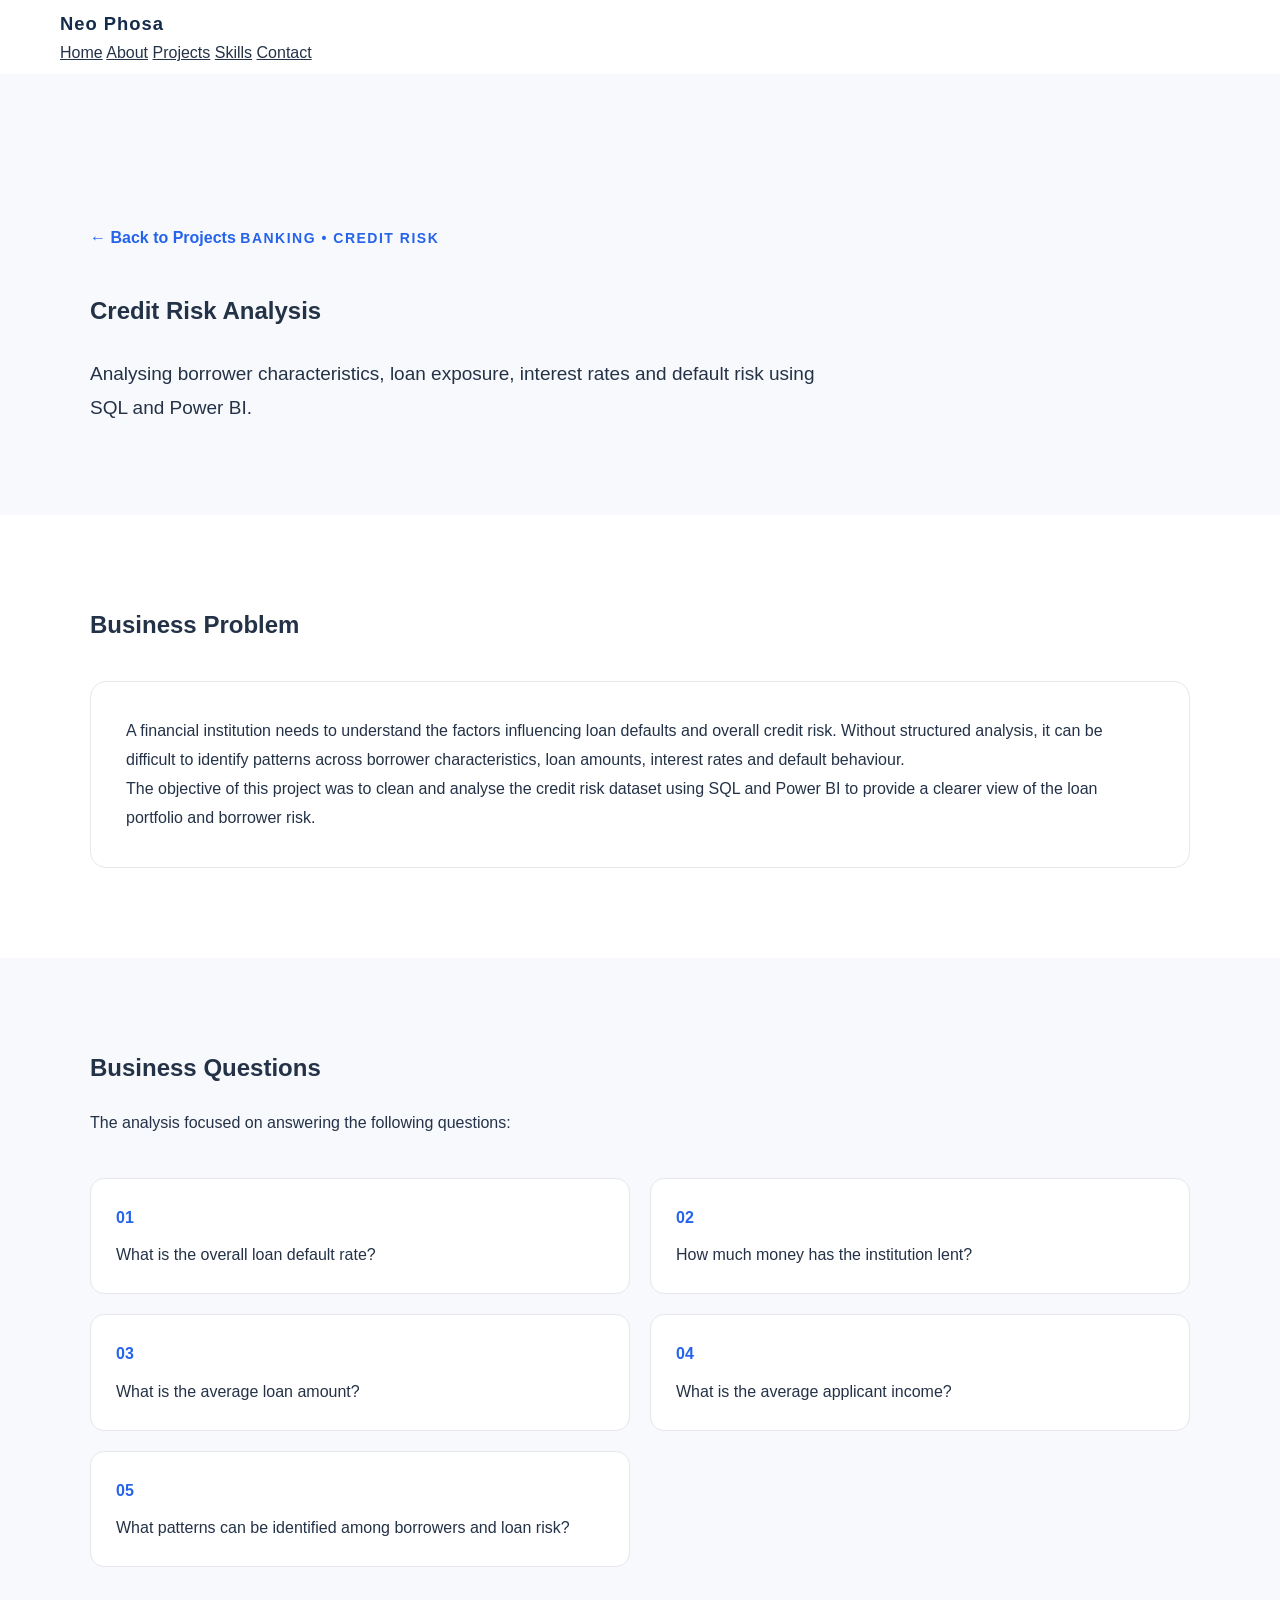
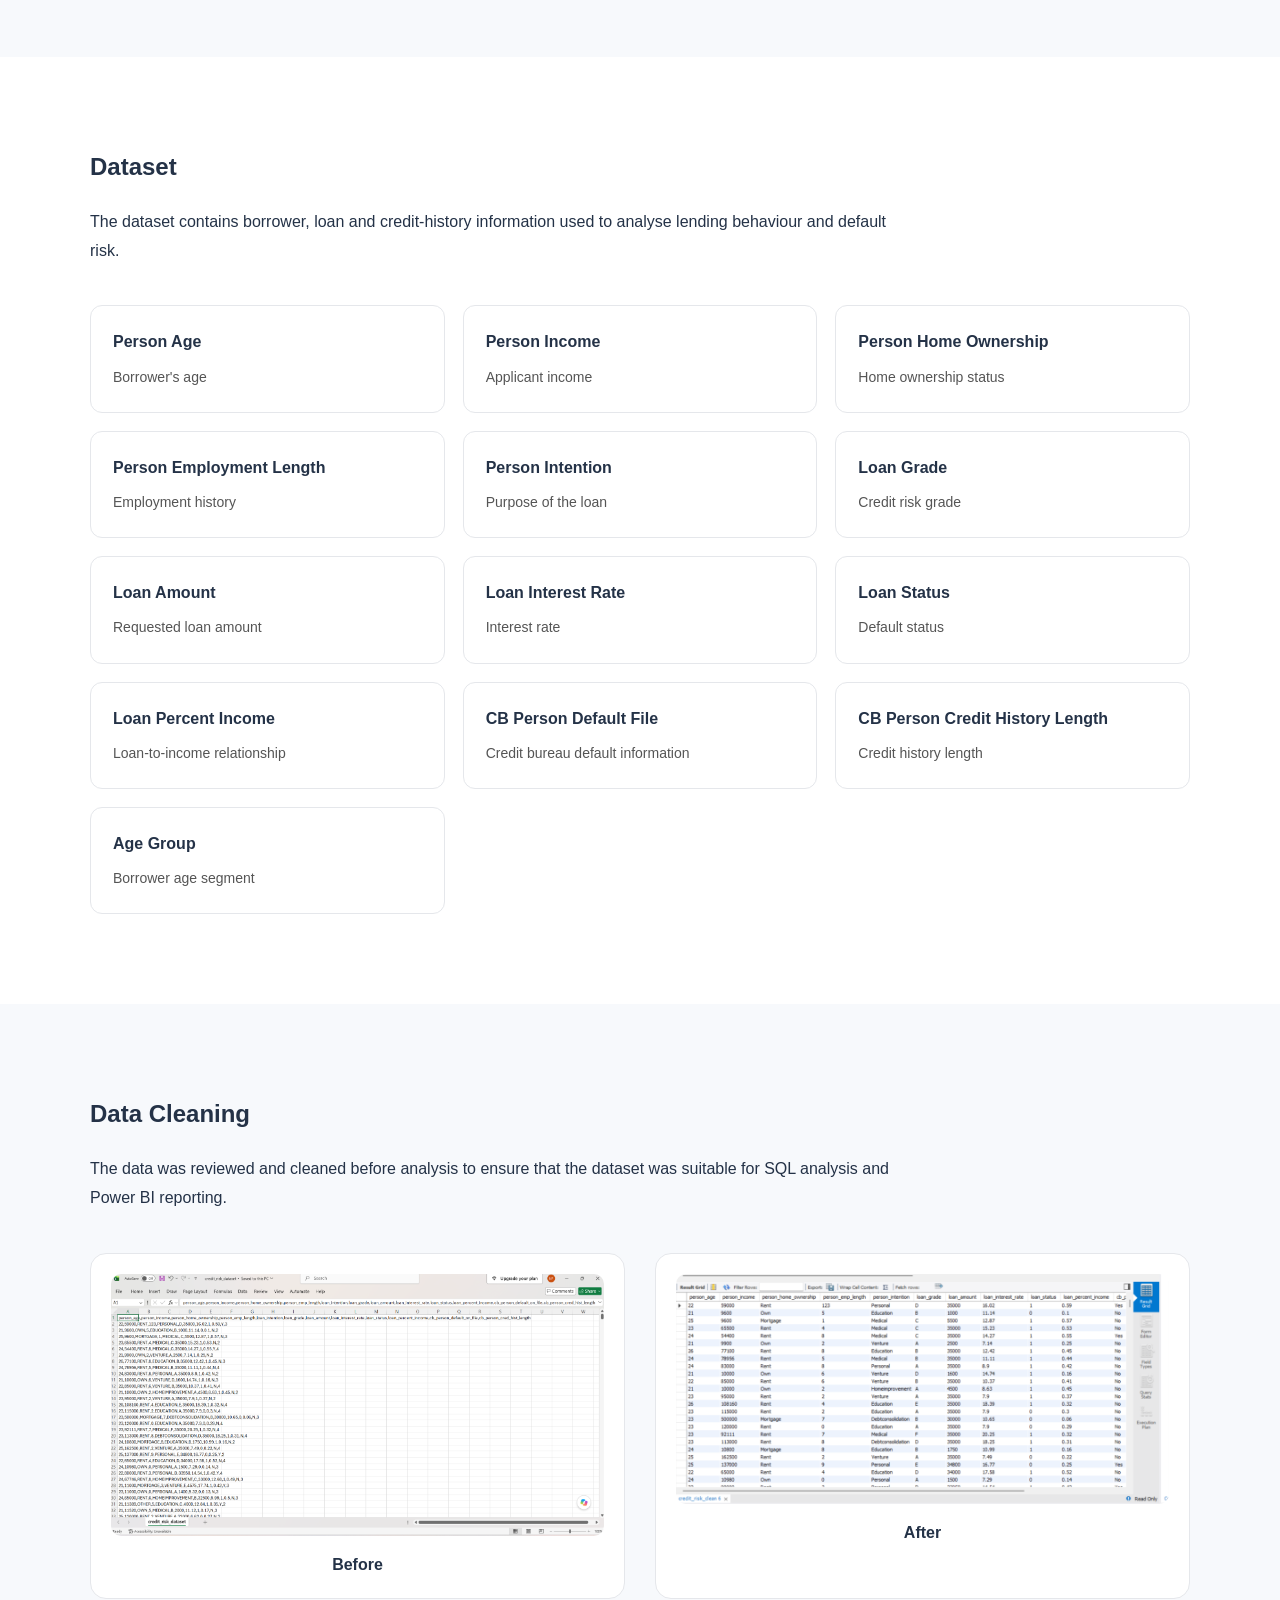
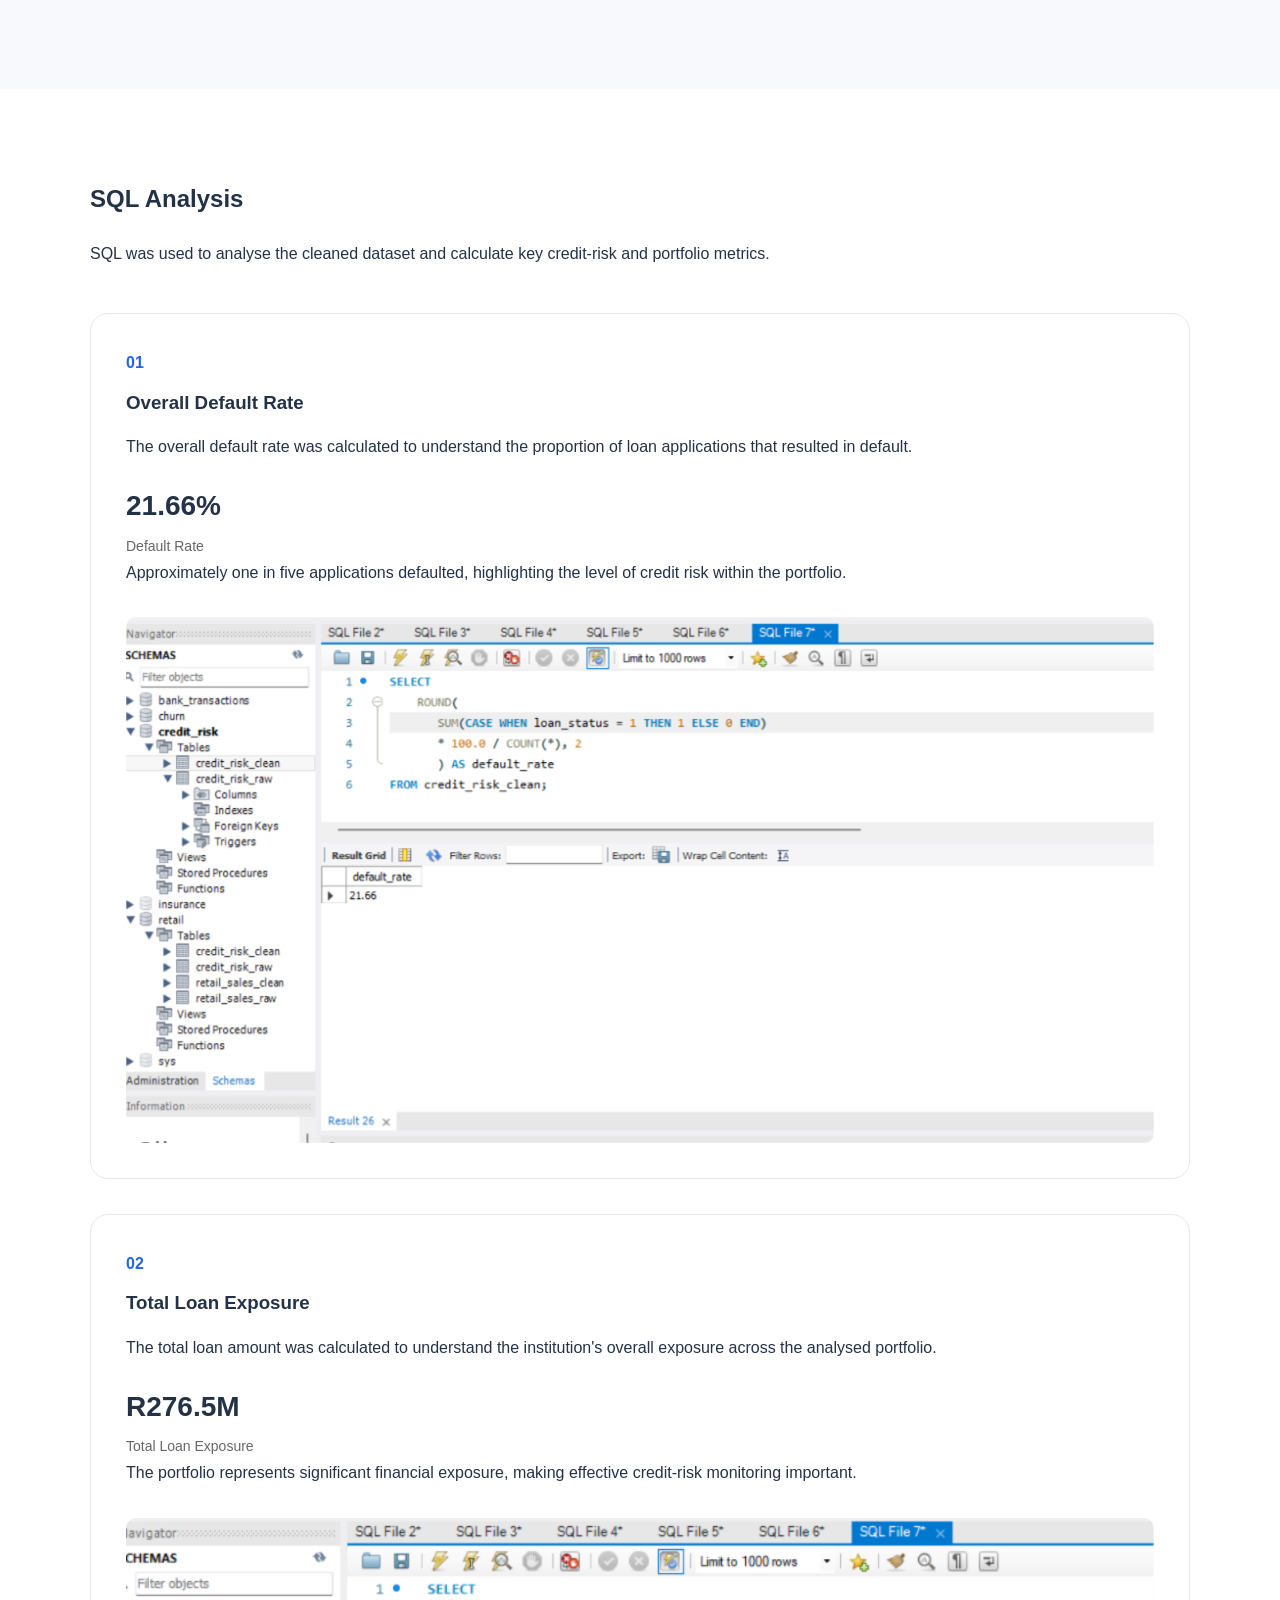
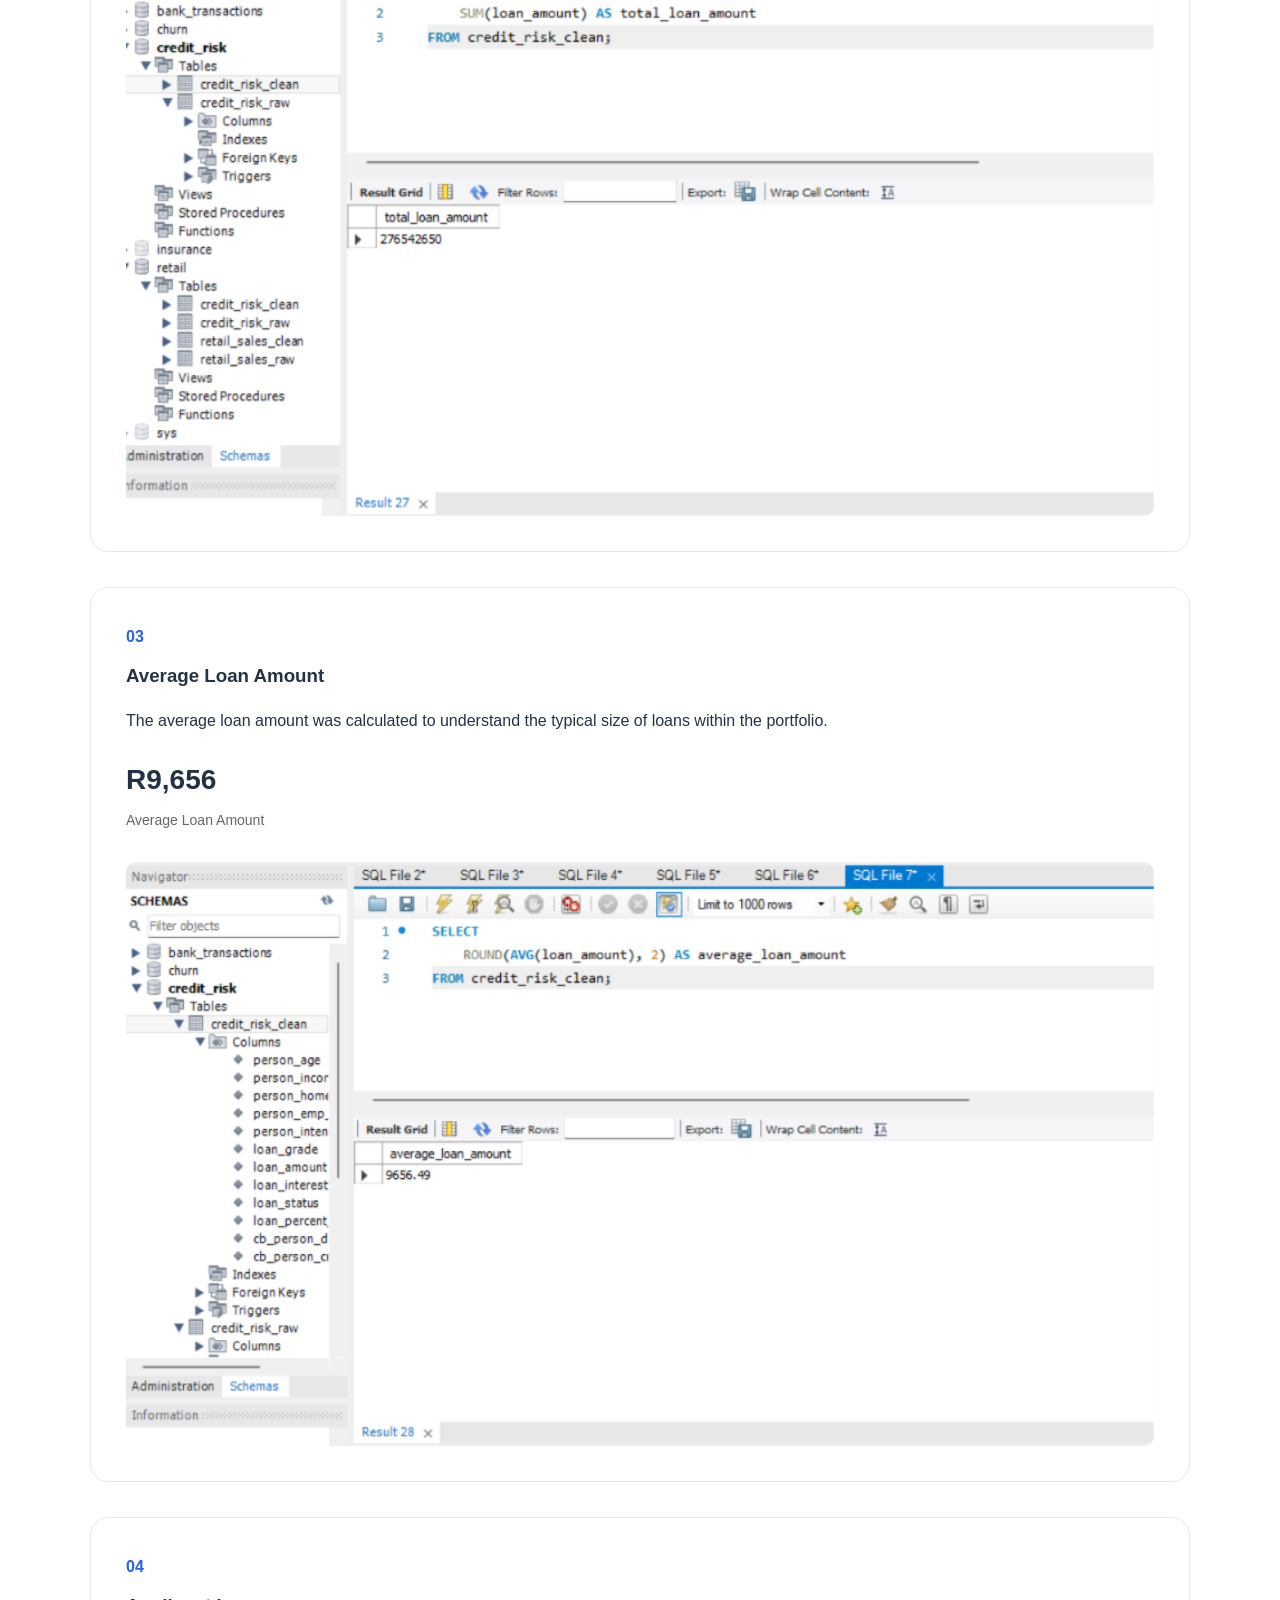
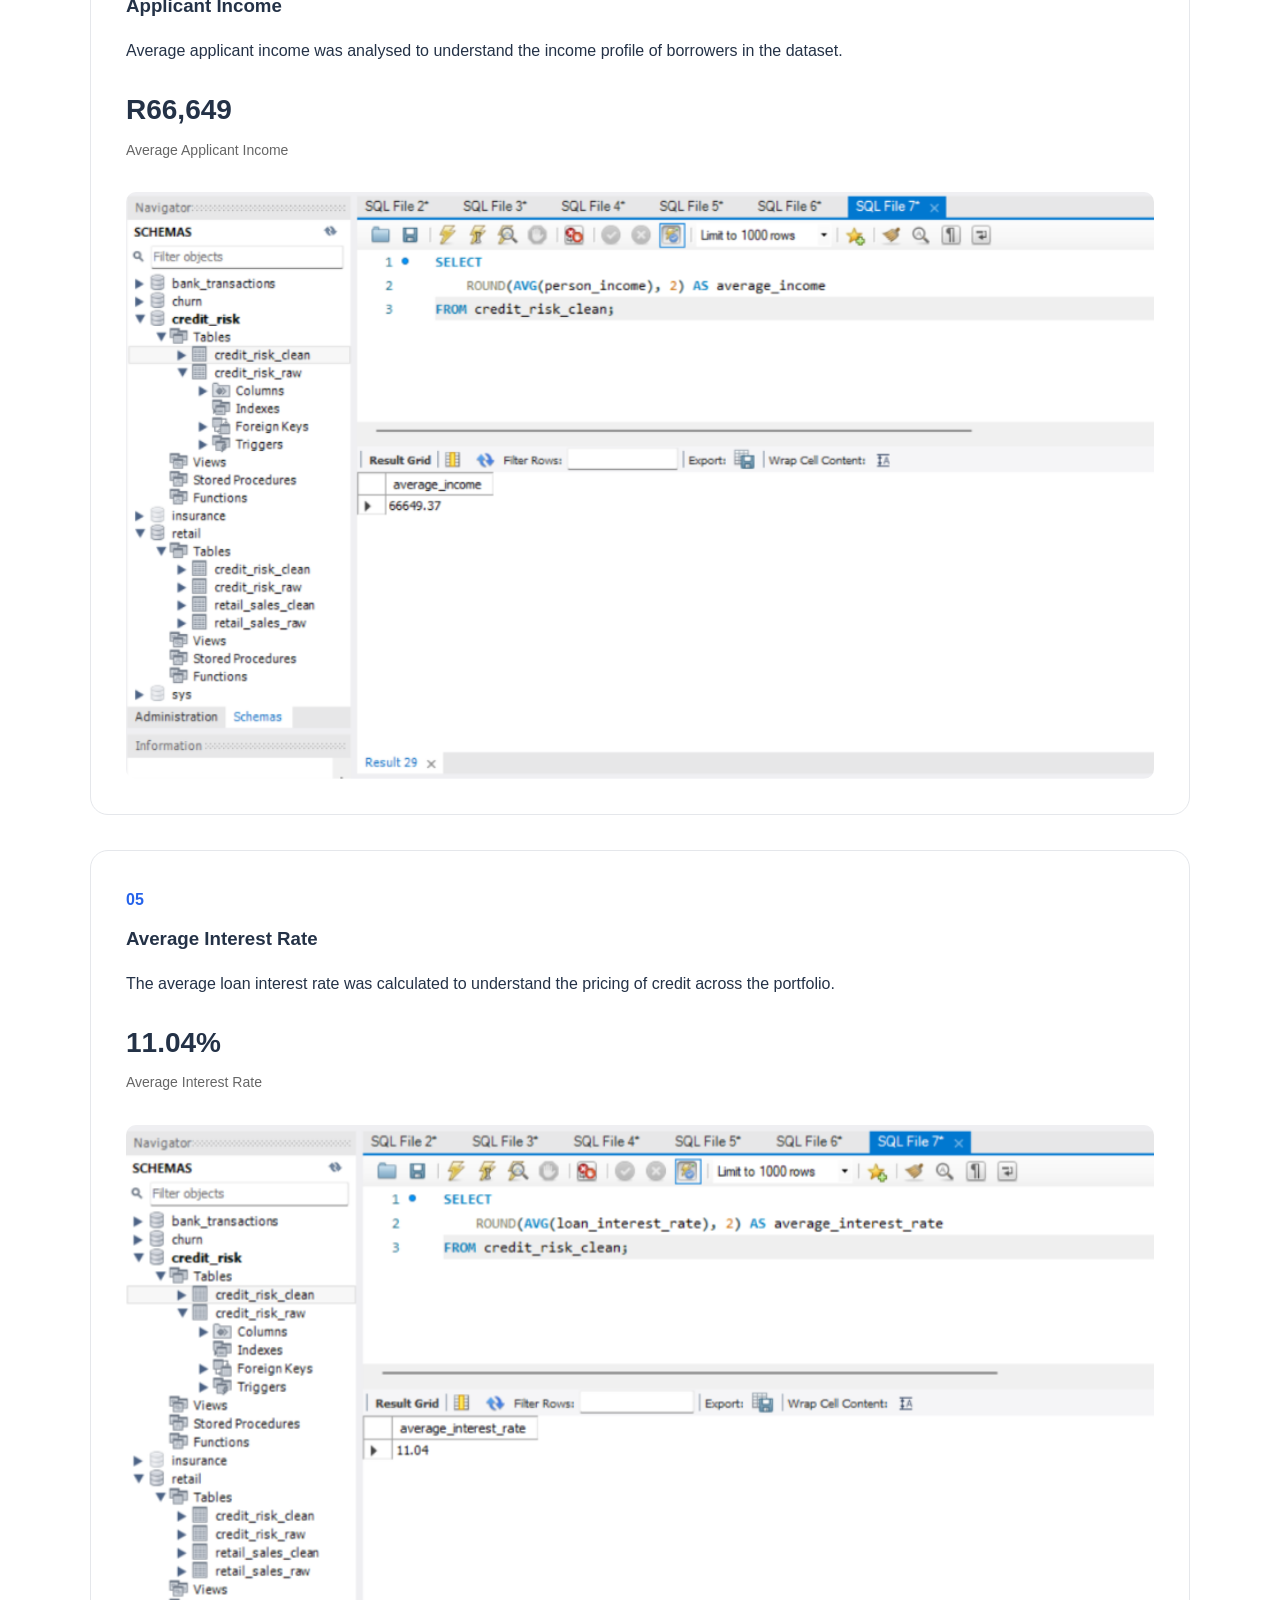
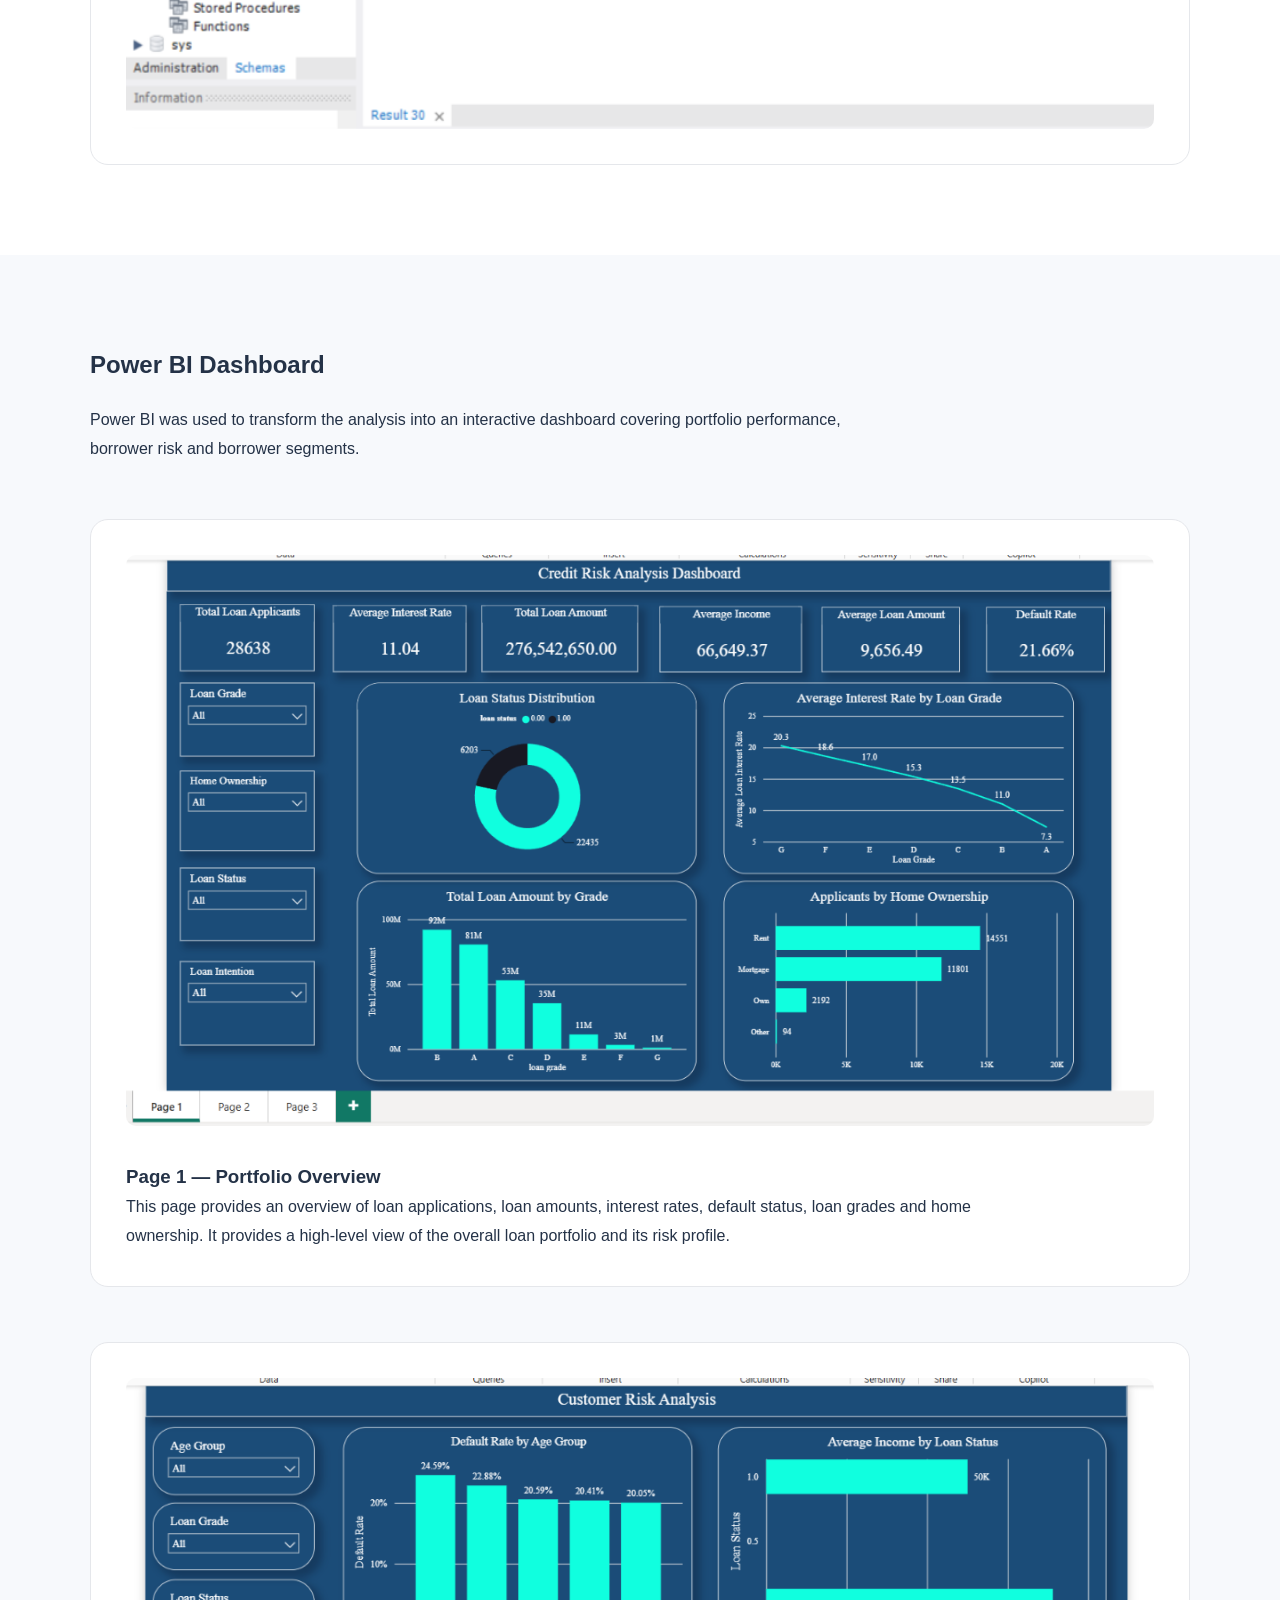
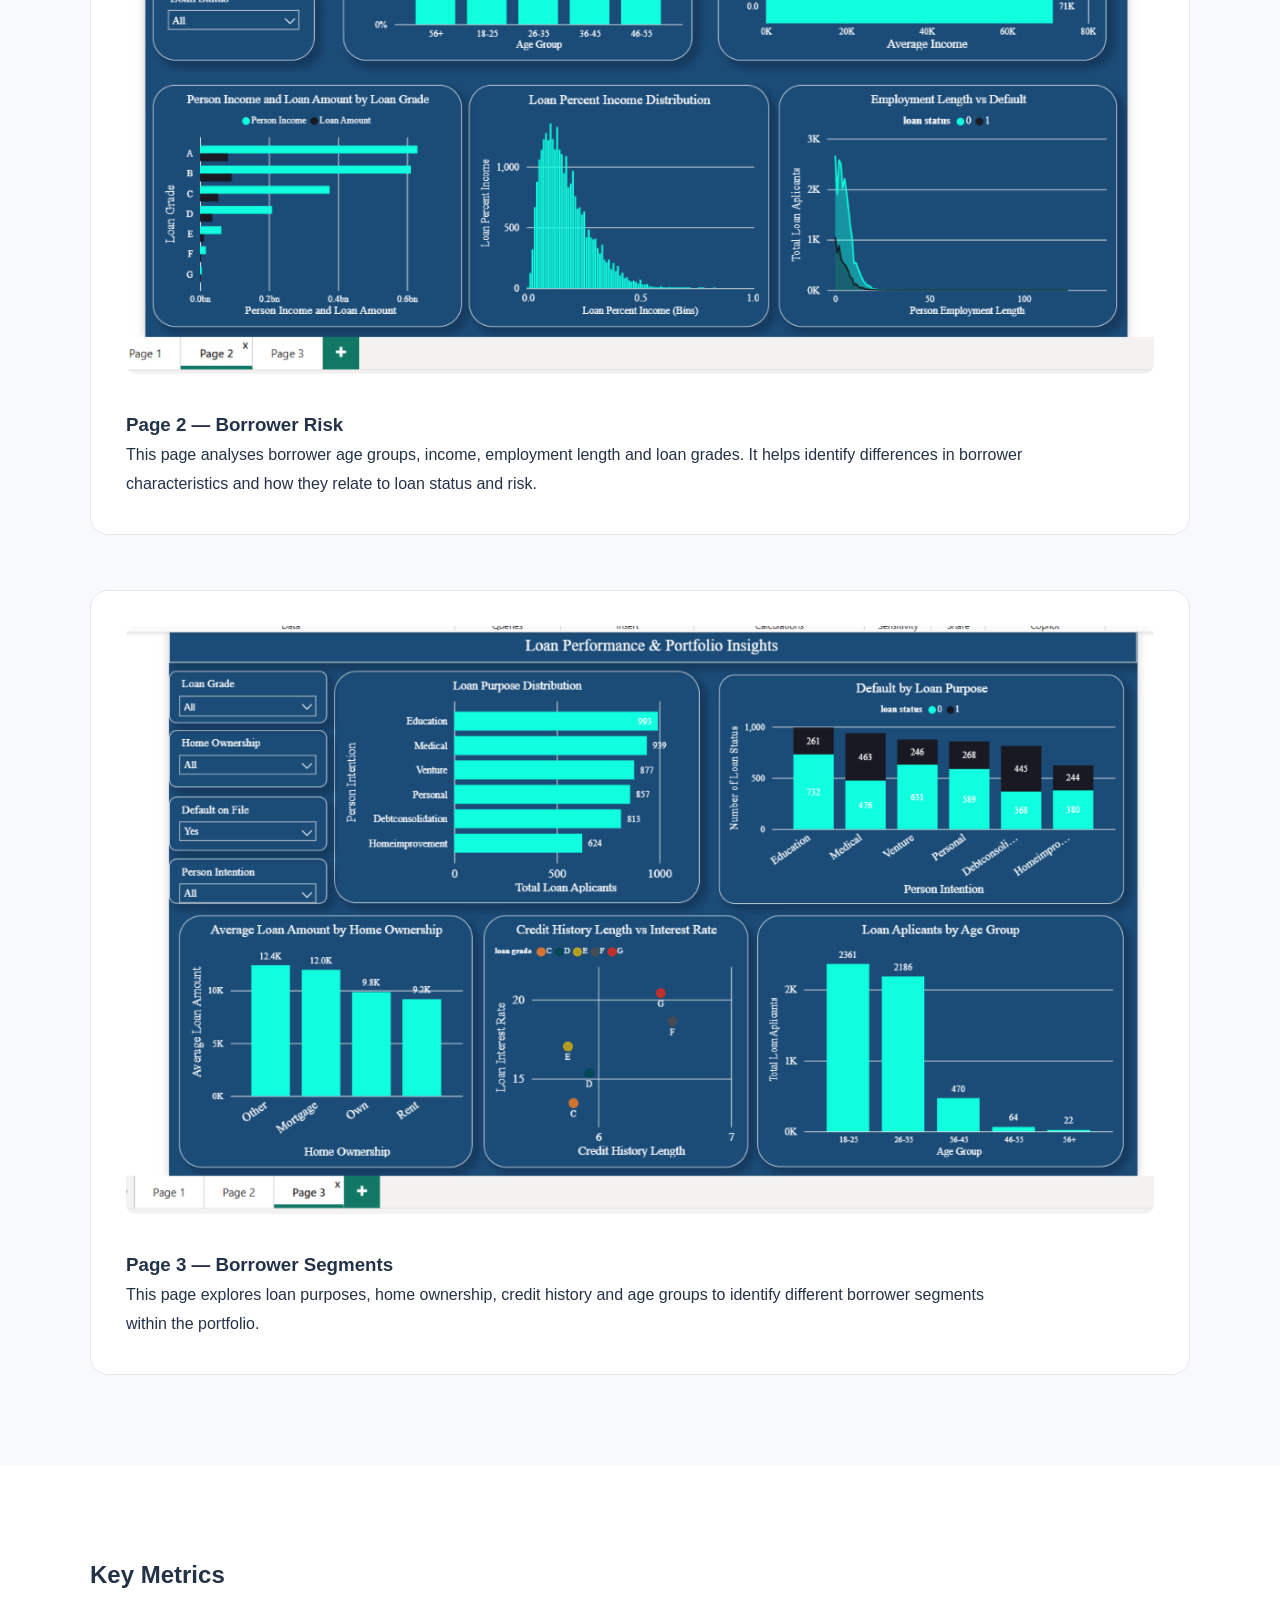
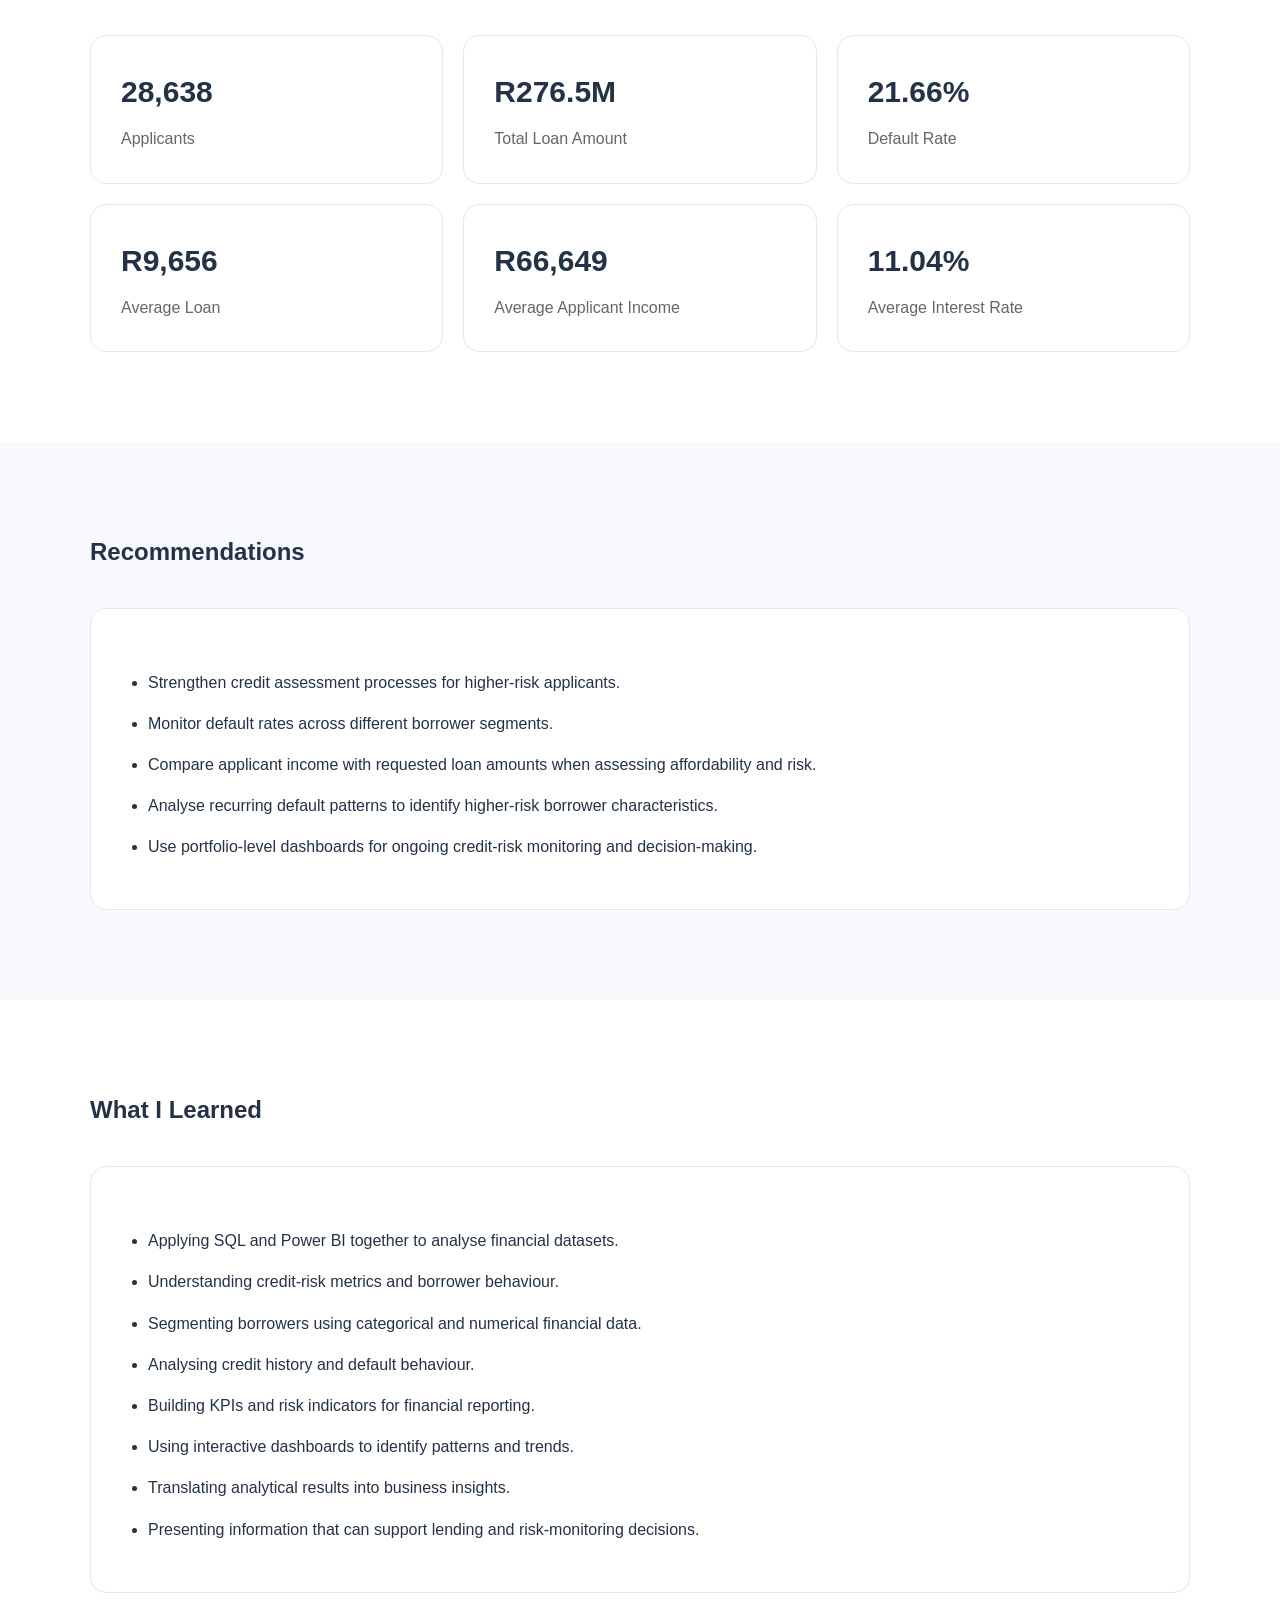
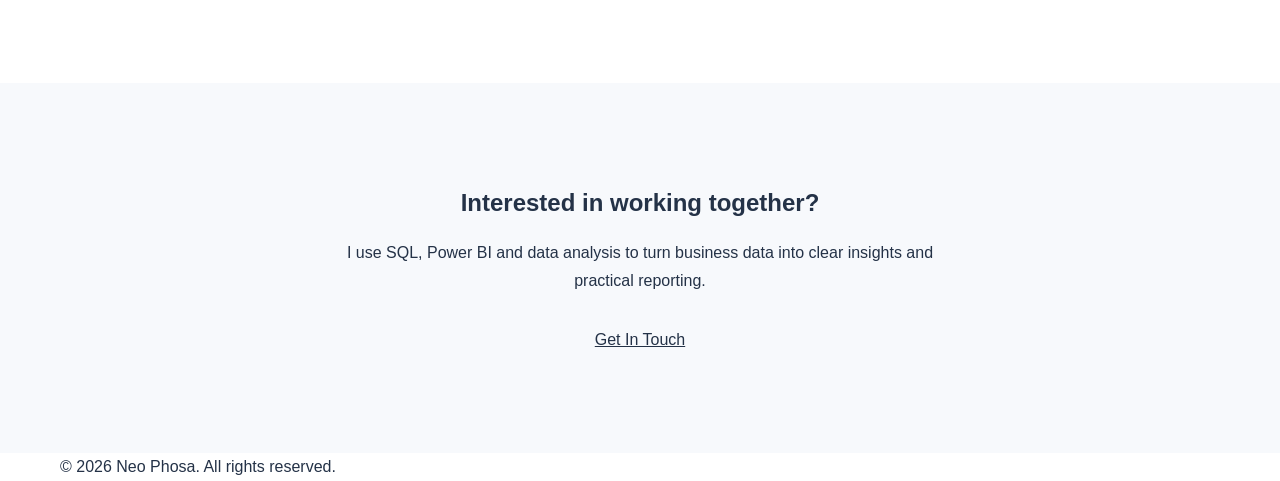
<file: credit-risk.html>
<!DOCTYPE html>
<html lang="en">
<head>
    <meta charset="UTF-8">
    <meta name="viewport" content="width=device-width, initial-scale=1.0">

    <title>Credit Risk Analysis | Neo Phosa</title>

    <link rel="stylesheet" href="style.css">

    <style>
        /* =========================
           CASE STUDY STYLES
        ========================= */

        .case-hero {
            padding: 150px 0 90px;
            background: #f7f9fc;
        }

        .case-hero .container {
            max-width: 1100px;
        }

        .case-label {
            display: inline-block;
            margin-bottom: 20px;
            color: #2563eb;
            font-size: 14px;
            font-weight: 700;
            letter-spacing: 1.5px;
        }

        .case-hero h1 {
            margin-bottom: 25px;
        }

        .case-hero-description {
            max-width: 760px;
            font-size: 19px;
            line-height: 1.8;
        }

        .back-link {
            display: inline-block;
            margin-bottom: 40px;
            color: #2563eb;
            font-weight: 600;
            text-decoration: none;
        }

        .back-link:hover {
            text-decoration: underline;
        }

        .case-section {
            padding: 90px 0;
        }

        .section-light {
            background: #f7f9fc;
        }

        .case-section .container {
            max-width: 1100px;
        }

        .case-section h2 {
            margin-bottom: 20px;
        }

        .section-intro {
            max-width: 800px;
            line-height: 1.8;
        }

        /* Cards */

        .case-card {
            background: #ffffff;
            padding: 35px;
            border-radius: 16px;
            border: 1px solid #e5e7eb;
            margin-top: 35px;
        }

        .case-card p {
            line-height: 1.8;
        }

        /* Questions */

        .questions-grid {
            display: grid;
            grid-template-columns: repeat(2, 1fr);
            gap: 20px;
            margin-top: 40px;
        }

        .question-card {
            background: #ffffff;
            padding: 25px;
            border-radius: 14px;
            border: 1px solid #e5e7eb;
        }

        .question-number {
            color: #2563eb;
            font-weight: 800;
            margin-bottom: 10px;
        }

        /* Data fields */

        .data-grid {
            display: grid;
            grid-template-columns: repeat(3, 1fr);
            gap: 18px;
            margin-top: 40px;
        }

        .data-field {
            padding: 22px;
            background: #ffffff;
            border-radius: 12px;
            border: 1px solid #e5e7eb;
        }

        .data-field strong {
            display: block;
            margin-bottom: 7px;
        }

        .data-field span {
            color: #555;
            font-size: 14px;
        }

        /* Before / After */

        .image-grid {
            display: grid;
            grid-template-columns: repeat(2, 1fr);
            gap: 30px;
            margin-top: 40px;
        }

        .image-card {
            background: #ffffff;
            padding: 20px;
            border-radius: 16px;
            border: 1px solid #e5e7eb;
        }

        .image-card img {
            width: 100%;
            height: auto;
            display: block;
            border-radius: 10px;
        }

        .image-caption {
            text-align: center;
            font-weight: 700;
            margin-top: 15px;
        }

        /* SQL Analysis */

        .analysis-grid {
            display: grid;
            grid-template-columns: 1fr;
            gap: 35px;
            margin-top: 45px;
        }

        .analysis-card {
            background: #ffffff;
            padding: 35px;
            border-radius: 18px;
            border: 1px solid #e5e7eb;
        }

        .analysis-number {
            color: #2563eb;
            font-weight: 800;
            margin-bottom: 10px;
        }

        .analysis-card h3 {
            margin-bottom: 15px;
        }

        .analysis-card p {
            line-height: 1.8;
        }

        .analysis-card img {
            width: 100%;
            max-width: 1100px;
            height: auto;
            display: block;
            margin: 30px auto 0;
            border-radius: 10px;
        }

        .result {
            display: inline-flex;
            flex-direction: column;
            margin: 20px 30px 0 0;
        }

        .result strong {
            font-size: 28px;
        }

        .result span {
            font-size: 14px;
            margin-top: 5px;
            color: #666;
        }

        /* Dashboard */

        .dashboard-item {
            margin-top: 55px;
            padding: 35px;
            background: #ffffff;
            border-radius: 18px;
            border: 1px solid #e5e7eb;
        }

        .dashboard-image img {
            width: 100%;
            max-width: 1200px;
            height: auto;
            display: block;
            margin: 0 auto 35px;
            border-radius: 10px;
        }

        .dashboard-content {
            max-width: 900px;
        }

        .dashboard-content p {
            line-height: 1.8;
        }

        /* KPI */

        .kpi-grid {
            display: grid;
            grid-template-columns: repeat(3, 1fr);
            gap: 20px;
            margin-top: 40px;
        }

        .kpi-card {
            background: #ffffff;
            padding: 30px;
            border-radius: 16px;
            border: 1px solid #e5e7eb;
        }

        .kpi-card strong {
            display: block;
            font-size: 30px;
            margin-bottom: 8px;
        }

        .kpi-card span {
            color: #666;
        }

        /* Lists */

        .case-list {
            margin-top: 25px;
            padding-left: 22px;
        }

        .case-list li {
            margin-bottom: 14px;
            line-height: 1.7;
        }

        /* CTA */

        .case-cta {
            text-align: center;
            padding: 100px 20px;
            background: #f7f9fc;
        }

        .case-cta p {
            max-width: 650px;
            margin: 15px auto 30px;
            line-height: 1.8;
        }

        /* Mobile */

        @media (max-width: 800px) {

            .case-hero {
                padding: 120px 20px 70px;
            }

            .case-section {
                padding: 65px 20px;
            }

            .questions-grid,
            .data-grid,
            .image-grid,
            .kpi-grid {
                grid-template-columns: 1fr;
            }

            .analysis-card,
            .dashboard-item,
            .case-card {
                padding: 22px;
            }

            .case-hero-description {
                font-size: 17px;
            }
        }
    </style>
</head>

<body>

<!-- =========================
     NAVIGATION
========================= -->

<header class="navbar">
    <div class="container">

        <a href="index.html#home" class="logo">
            Neo Phosa
        </a>

        <nav>
            <a href="index.html#home">Home</a>
            <a href="index.html#about">About</a>
            <a href="index.html#projects">Projects</a>
            <a href="index.html#skills">Skills</a>
            <a href="index.html#contact">Contact</a>
        </nav>

    </div>
</header>


<!-- =========================
     HERO
========================= -->

<section class="case-hero">

    <div class="container">

        <a href="index.html#projects" class="back-link">
            ← Back to Projects
        </a>

        <span class="case-label">
            BANKING • CREDIT RISK
        </span>

        <h1>
            Credit Risk Analysis
        </h1>

        <p class="case-hero-description">
            Analysing borrower characteristics, loan exposure, interest rates
            and default risk using SQL and Power BI.
        </p>

    </div>

</section>


<!-- =========================
     BUSINESS PROBLEM
========================= -->

<section class="case-section">

    <div class="container">

        <h2>Business Problem</h2>

        <div class="case-card">

            <p>
                A financial institution needs to understand the factors
                influencing loan defaults and overall credit risk. Without
                structured analysis, it can be difficult to identify patterns
                across borrower characteristics, loan amounts, interest rates
                and default behaviour.
            </p>

            <p>
                The objective of this project was to clean and analyse the
                credit risk dataset using SQL and Power BI to provide a clearer
                view of the loan portfolio and borrower risk.
            </p>

        </div>

    </div>

</section>


<!-- =========================
     BUSINESS QUESTIONS
========================= -->

<section class="case-section section-light">

    <div class="container">

        <h2>Business Questions</h2>

        <p class="section-intro">
            The analysis focused on answering the following questions:
        </p>

        <div class="questions-grid">

            <div class="question-card">
                <div class="question-number">01</div>
                <p>What is the overall loan default rate?</p>
            </div>

            <div class="question-card">
                <div class="question-number">02</div>
                <p>How much money has the institution lent?</p>
            </div>

            <div class="question-card">
                <div class="question-number">03</div>
                <p>What is the average loan amount?</p>
            </div>

            <div class="question-card">
                <div class="question-number">04</div>
                <p>What is the average applicant income?</p>
            </div>

            <div class="question-card">
                <div class="question-number">05</div>
                <p>
                    What patterns can be identified among borrowers and loan
                    risk?
                </p>
            </div>

        </div>

    </div>

</section>


<!-- =========================
     DATASET
========================= -->

<section class="case-section">

    <div class="container">

        <h2>Dataset</h2>

        <p class="section-intro">
            The dataset contains borrower, loan and credit-history information
            used to analyse lending behaviour and default risk.
        </p>

        <div class="data-grid">

            <div class="data-field">
                <strong>Person Age</strong>
                <span>Borrower's age</span>
            </div>

            <div class="data-field">
                <strong>Person Income</strong>
                <span>Applicant income</span>
            </div>

            <div class="data-field">
                <strong>Person Home Ownership</strong>
                <span>Home ownership status</span>
            </div>

            <div class="data-field">
                <strong>Person Employment Length</strong>
                <span>Employment history</span>
            </div>

            <div class="data-field">
                <strong>Person Intention</strong>
                <span>Purpose of the loan</span>
            </div>

            <div class="data-field">
                <strong>Loan Grade</strong>
                <span>Credit risk grade</span>
            </div>

            <div class="data-field">
                <strong>Loan Amount</strong>
                <span>Requested loan amount</span>
            </div>

            <div class="data-field">
                <strong>Loan Interest Rate</strong>
                <span>Interest rate</span>
            </div>

            <div class="data-field">
                <strong>Loan Status</strong>
                <span>Default status</span>
            </div>

            <div class="data-field">
                <strong>Loan Percent Income</strong>
                <span>Loan-to-income relationship</span>
            </div>

            <div class="data-field">
                <strong>CB Person Default File</strong>
                <span>Credit bureau default information</span>
            </div>

            <div class="data-field">
                <strong>CB Person Credit History Length</strong>
                <span>Credit history length</span>
            </div>

            <div class="data-field">
                <strong>Age Group</strong>
                <span>Borrower age segment</span>
            </div>

        </div>

    </div>

</section>


<!-- =========================
     DATA CLEANING
========================= -->

<section class="case-section section-light">

    <div class="container">

        <h2>Data Cleaning</h2>

        <p class="section-intro">
            The data was reviewed and cleaned before analysis to ensure that
            the dataset was suitable for SQL analysis and Power BI reporting.
        </p>

        <div class="image-grid">

            <div class="image-card">

                <img
                    src="Raw Credit data.png"
                    alt="Credit risk data before cleaning"
                >

                <div class="image-caption">
                    Before
                </div>

            </div>

            <div class="image-card">

                <img
                    src="Clean Credit data.png"
                    alt="Credit risk data after cleaning"
                >

                <div class="image-caption">
                    After
                </div>

            </div>

        </div>

    </div>

</section>


<!-- =========================
     SQL ANALYSIS
========================= -->

<section class="case-section">

    <div class="container">

        <h2>SQL Analysis</h2>

        <p class="section-intro">
            SQL was used to analyse the cleaned dataset and calculate key
            credit-risk and portfolio metrics.
        </p>

        <div class="analysis-grid">


            <!-- 01 -->

            <div class="analysis-card">

                <div class="analysis-number">
                    01
                </div>

                <h3>Overall Default Rate</h3>

                <p>
                    The overall default rate was calculated to understand the
                    proportion of loan applications that resulted in default.
                </p>

                <div class="result">
                    <strong>21.66%</strong>
                    <span>Default Rate</span>
                </div>

                <p>
                    Approximately one in five applications defaulted,
                    highlighting the level of credit risk within the portfolio.
                </p>

                <img
                    src="Overall default rate.png"
                    alt="SQL analysis showing overall default rate"
                >

            </div>


            <!-- 02 -->

            <div class="analysis-card">

                <div class="analysis-number">
                    02
                </div>

                <h3>Total Loan Exposure</h3>

                <p>
                    The total loan amount was calculated to understand the
                    institution's overall exposure across the analysed
                    portfolio.
                </p>

                <div class="result">
                    <strong>R276.5M</strong>
                    <span>Total Loan Exposure</span>
                </div>

                <p>
                    The portfolio represents significant financial exposure,
                    making effective credit-risk monitoring important.
                </p>

                <img
                    src="Total loan exposure.png"
                    alt="SQL analysis showing total loan exposure"
                >

            </div>


            <!-- 03 -->

            <div class="analysis-card">

                <div class="analysis-number">
                    03
                </div>

                <h3>Average Loan Amount</h3>

                <p>
                    The average loan amount was calculated to understand the
                    typical size of loans within the portfolio.
                </p>

                <div class="result">
                    <strong>R9,656</strong>
                    <span>Average Loan Amount</span>
                </div>

                <img
                    src="Average loan amount.png"
                    alt="SQL analysis showing average loan amount"
                >

            </div>


            <!-- 04 -->

            <div class="analysis-card">

                <div class="analysis-number">
                    04
                </div>

                <h3>Applicant Income</h3>

                <p>
                    Average applicant income was analysed to understand the
                    income profile of borrowers in the dataset.
                </p>

                <div class="result">
                    <strong>R66,649</strong>
                    <span>Average Applicant Income</span>
                </div>

                <img
                    src="Applicant income.png"
                    alt="SQL analysis showing applicant income"
                >

            </div>


            <!-- 05 -->

            <div class="analysis-card">

                <div class="analysis-number">
                    05
                </div>

                <h3>Average Interest Rate</h3>

                <p>
                    The average loan interest rate was calculated to understand
                    the pricing of credit across the portfolio.
                </p>

                <div class="result">
                    <strong>11.04%</strong>
                    <span>Average Interest Rate</span>
                </div>

                <img
                    src="average interest rate.png"
                    alt="SQL analysis showing average interest rate"
                >

            </div>

        </div>

    </div>

</section>


<!-- =========================
     POWER BI
========================= -->

<section class="case-section section-light">

    <div class="container">

        <h2>Power BI Dashboard</h2>

        <p class="section-intro">
            Power BI was used to transform the analysis into an interactive
            dashboard covering portfolio performance, borrower risk and
            borrower segments.
        </p>


        <!-- PAGE 1 -->

        <div class="dashboard-item">

            <div class="dashboard-image">

                <img
                    src="Credit page 1.png"
                    alt="Credit risk Power BI dashboard page 1"
                >

            </div>

            <div class="dashboard-content">

                <h3>Page 1 — Portfolio Overview</h3>

                <p>
                    This page provides an overview of loan applications,
                    loan amounts, interest rates, default status, loan grades
                    and home ownership. It provides a high-level view of the
                    overall loan portfolio and its risk profile.
                </p>

            </div>

        </div>


        <!-- PAGE 2 -->

        <div class="dashboard-item">

            <div class="dashboard-image">

                <img
                    src="Credit page 2.png"
                    alt="Credit risk Power BI dashboard page 2"
                >

            </div>

            <div class="dashboard-content">

                <h3>Page 2 — Borrower Risk</h3>

                <p>
                    This page analyses borrower age groups, income, employment
                    length and loan grades. It helps identify differences in
                    borrower characteristics and how they relate to loan
                    status and risk.
                </p>

            </div>

        </div>


        <!-- PAGE 3 -->

        <div class="dashboard-item">

            <div class="dashboard-image">

                <img
                    src="Credit page 3.png"
                    alt="Credit risk Power BI dashboard page 3"
                >

            </div>

            <div class="dashboard-content">

                <h3>Page 3 — Borrower Segments</h3>

                <p>
                    This page explores loan purposes, home ownership, credit
                    history and age groups to identify different borrower
                    segments within the portfolio.
                </p>

            </div>

        </div>

    </div>

</section>


<!-- =========================
     KEY METRICS
========================= -->

<section class="case-section">

    <div class="container">

        <h2>Key Metrics</h2>

        <div class="kpi-grid">

            <div class="kpi-card">
                <strong>28,638</strong>
                <span>Applicants</span>
            </div>

            <div class="kpi-card">
                <strong>R276.5M</strong>
                <span>Total Loan Amount</span>
            </div>

            <div class="kpi-card">
                <strong>21.66%</strong>
                <span>Default Rate</span>
            </div>

            <div class="kpi-card">
                <strong>R9,656</strong>
                <span>Average Loan</span>
            </div>

            <div class="kpi-card">
                <strong>R66,649</strong>
                <span>Average Applicant Income</span>
            </div>

            <div class="kpi-card">
                <strong>11.04%</strong>
                <span>Average Interest Rate</span>
            </div>

        </div>

    </div>

</section>


<!-- =========================
     RECOMMENDATIONS
========================= -->

<section class="case-section section-light">

    <div class="container">

        <h2>Recommendations</h2>

        <div class="case-card">

            <ul class="case-list">

                <li>
                    Strengthen credit assessment processes for higher-risk
                    applicants.
                </li>

                <li>
                    Monitor default rates across different borrower segments.
                </li>

                <li>
                    Compare applicant income with requested loan amounts when
                    assessing affordability and risk.
                </li>

                <li>
                    Analyse recurring default patterns to identify higher-risk
                    borrower characteristics.
                </li>

                <li>
                    Use portfolio-level dashboards for ongoing credit-risk
                    monitoring and decision-making.
                </li>

            </ul>

        </div>

    </div>

</section>


<!-- =========================
     WHAT I LEARNED
========================= -->

<section class="case-section">

    <div class="container">

        <h2>What I Learned</h2>

        <div class="case-card">

            <ul class="case-list">

                <li>
                    Applying SQL and Power BI together to analyse financial
                    datasets.
                </li>

                <li>
                    Understanding credit-risk metrics and borrower behaviour.
                </li>

                <li>
                    Segmenting borrowers using categorical and numerical
                    financial data.
                </li>

                <li>
                    Analysing credit history and default behaviour.
                </li>

                <li>
                    Building KPIs and risk indicators for financial reporting.
                </li>

                <li>
                    Using interactive dashboards to identify patterns and
                    trends.
                </li>

                <li>
                    Translating analytical results into business insights.
                </li>

                <li>
                    Presenting information that can support lending and
                    risk-monitoring decisions.
                </li>

            </ul>

        </div>

    </div>

</section>


<!-- =========================
     CTA
========================= -->

<section class="case-cta">

    <div class="container">

        <h2>Interested in working together?</h2>

        <p>
            I use SQL, Power BI and data analysis to turn business data into
            clear insights and practical reporting.
        </p>

        <a href="index.html#contact" class="btn">
            Get In Touch
        </a>

    </div>

</section>


<!-- =========================
     FOOTER
========================= -->

<footer class="footer">

    <div class="container">

        <p>
            © 2026 Neo Phosa. All rights reserved.
        </p>

    </div>

</footer>

</body>
</html>
</file>
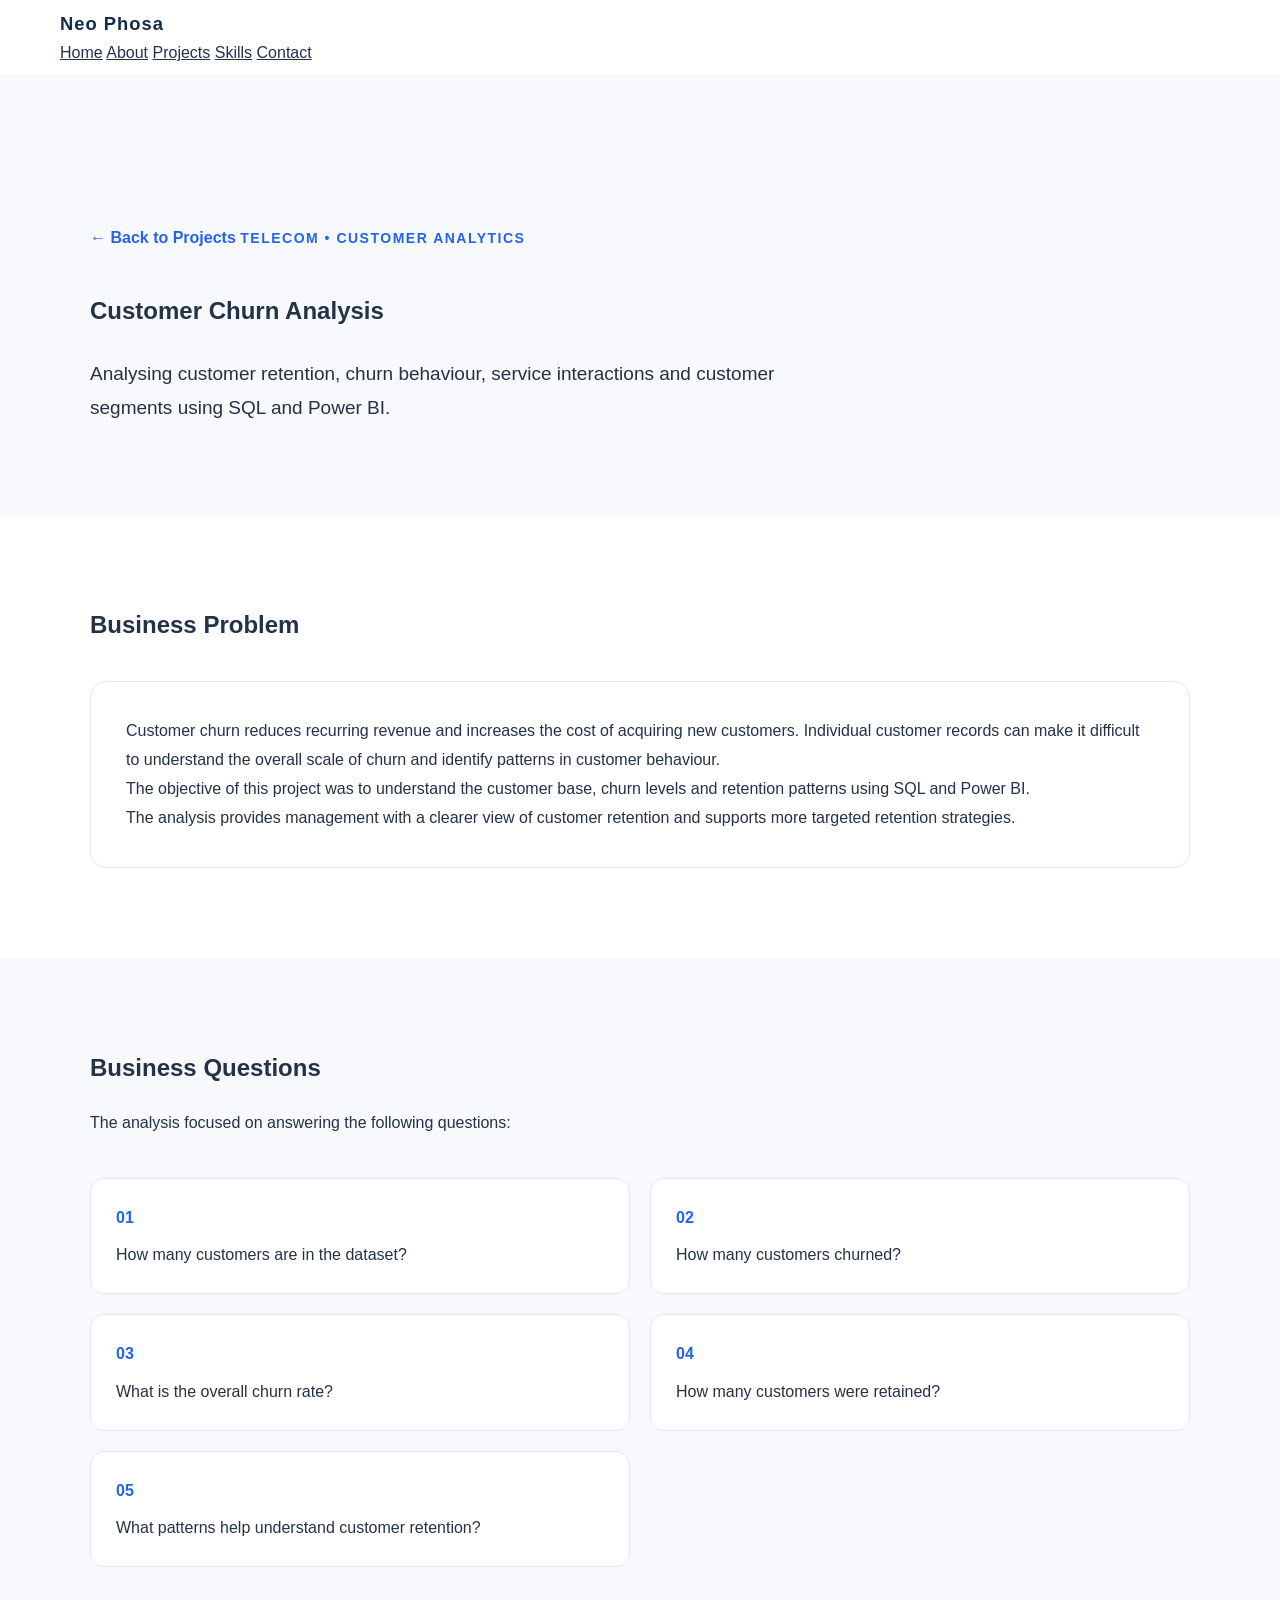
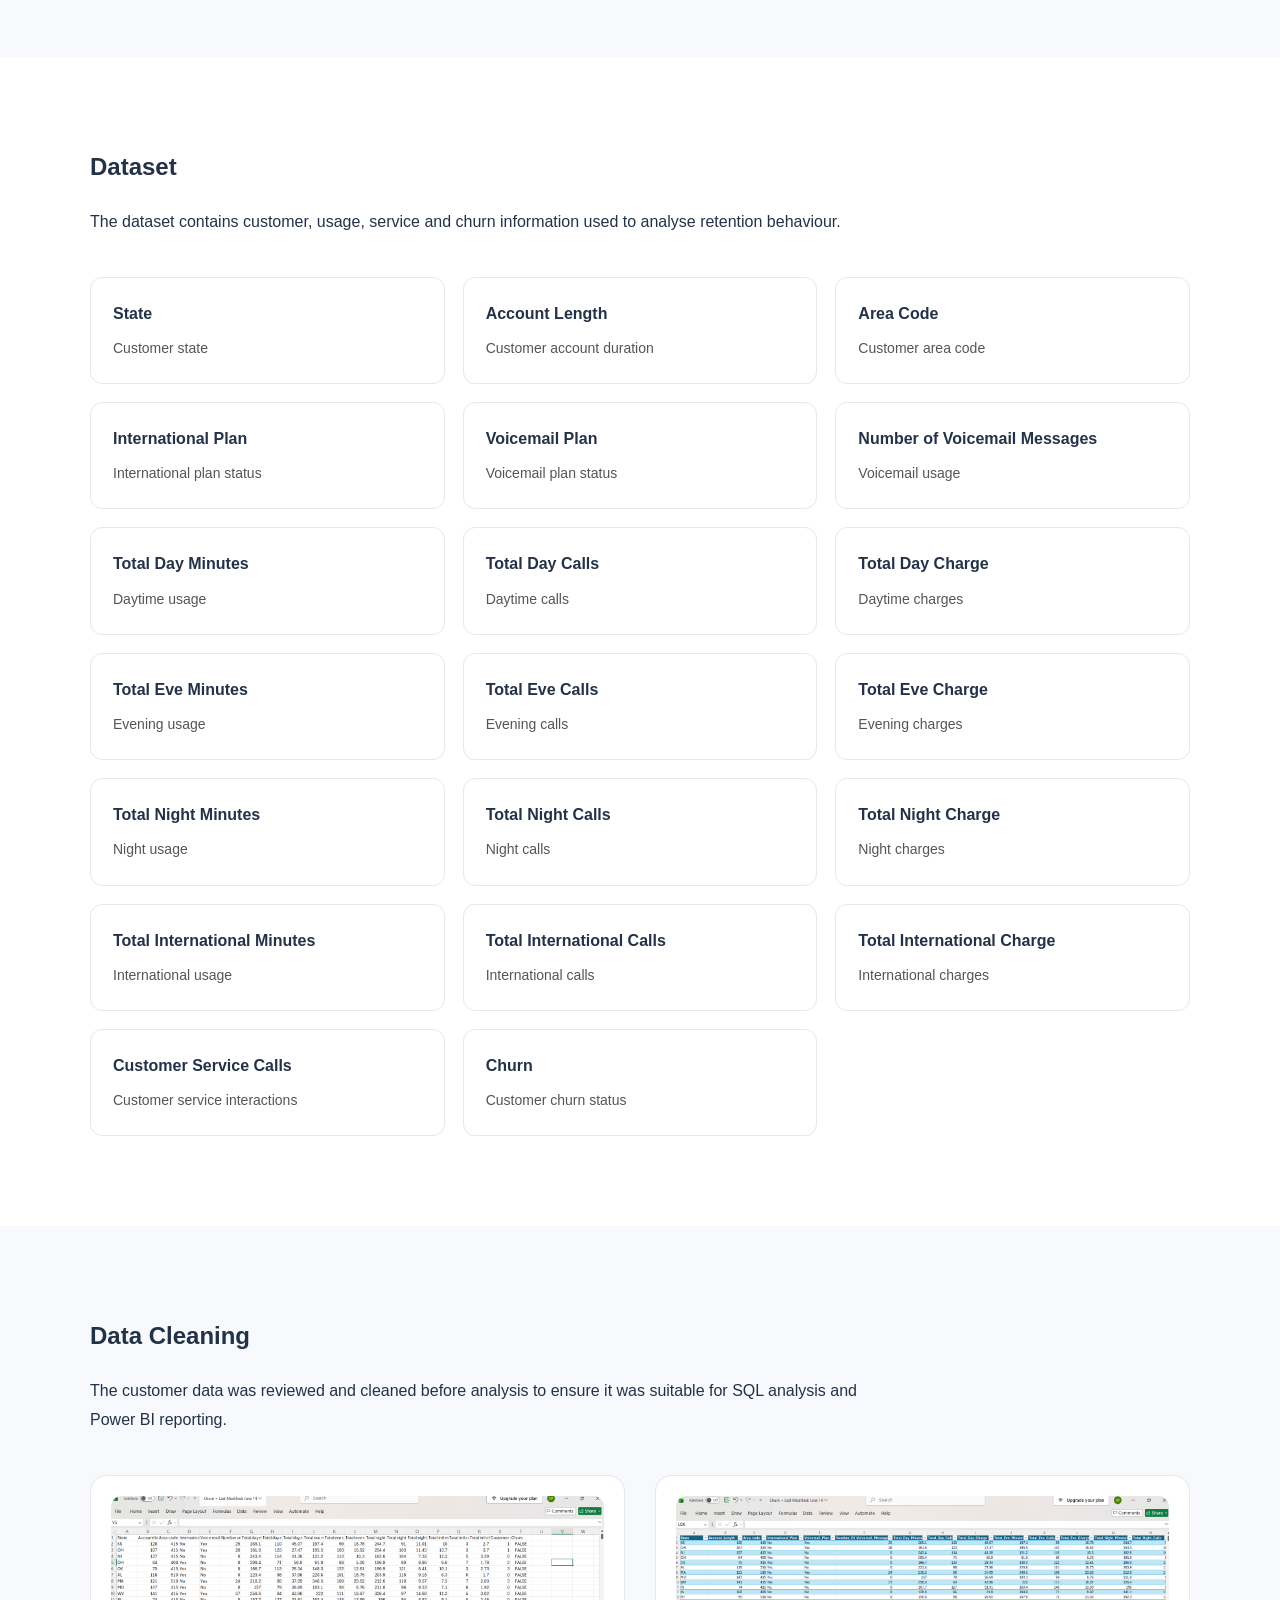
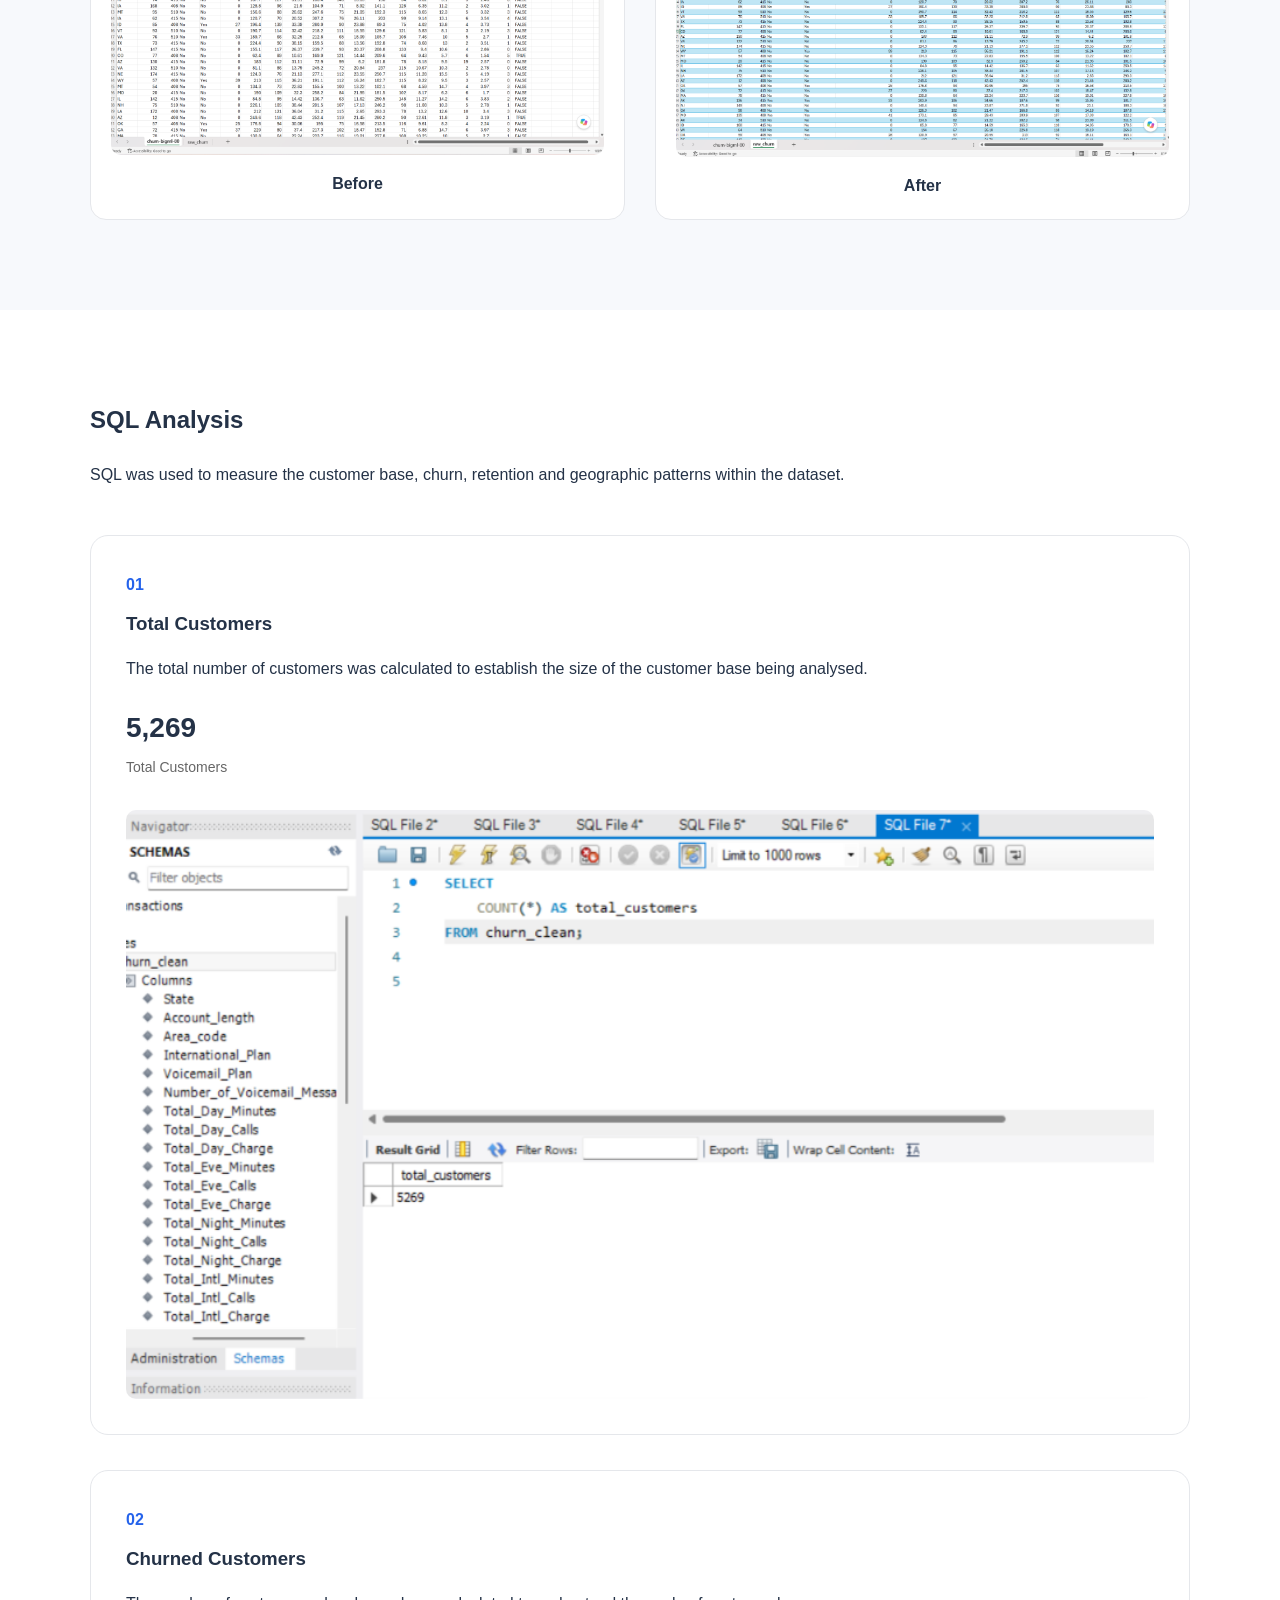
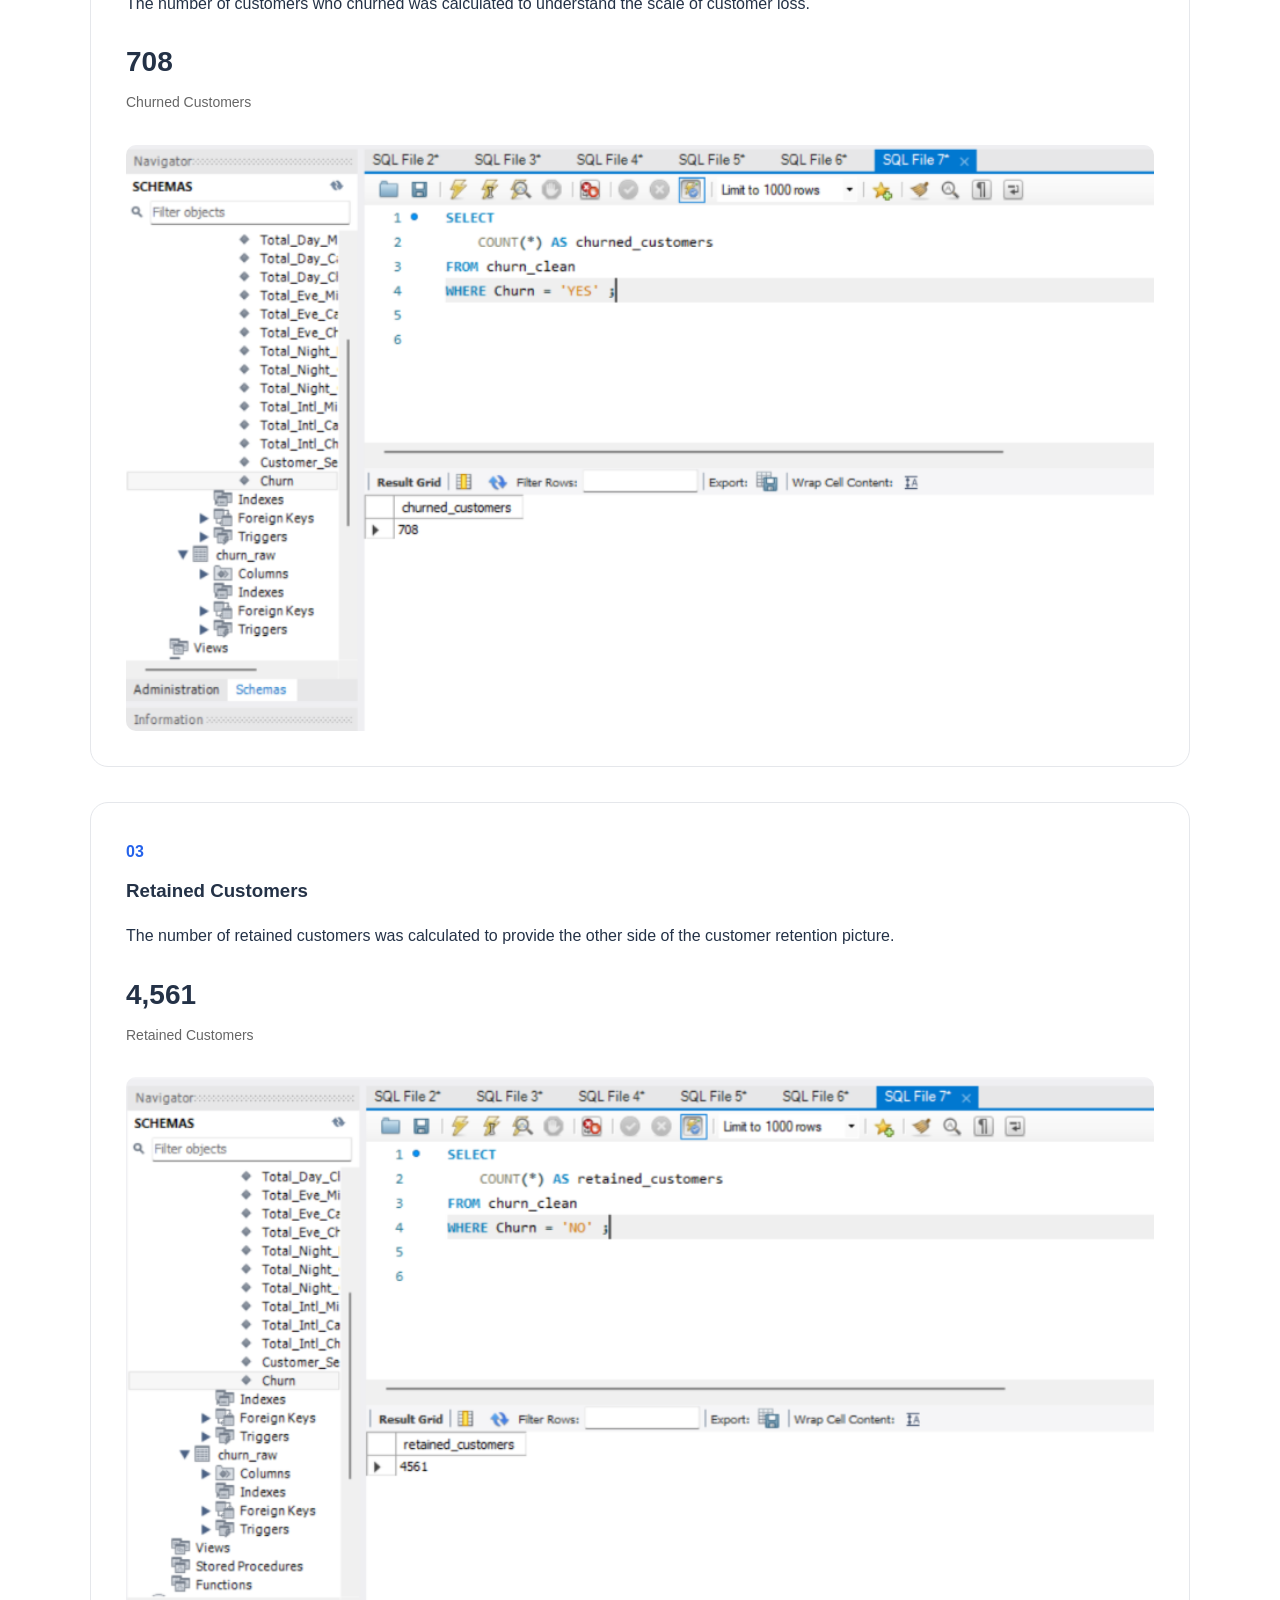
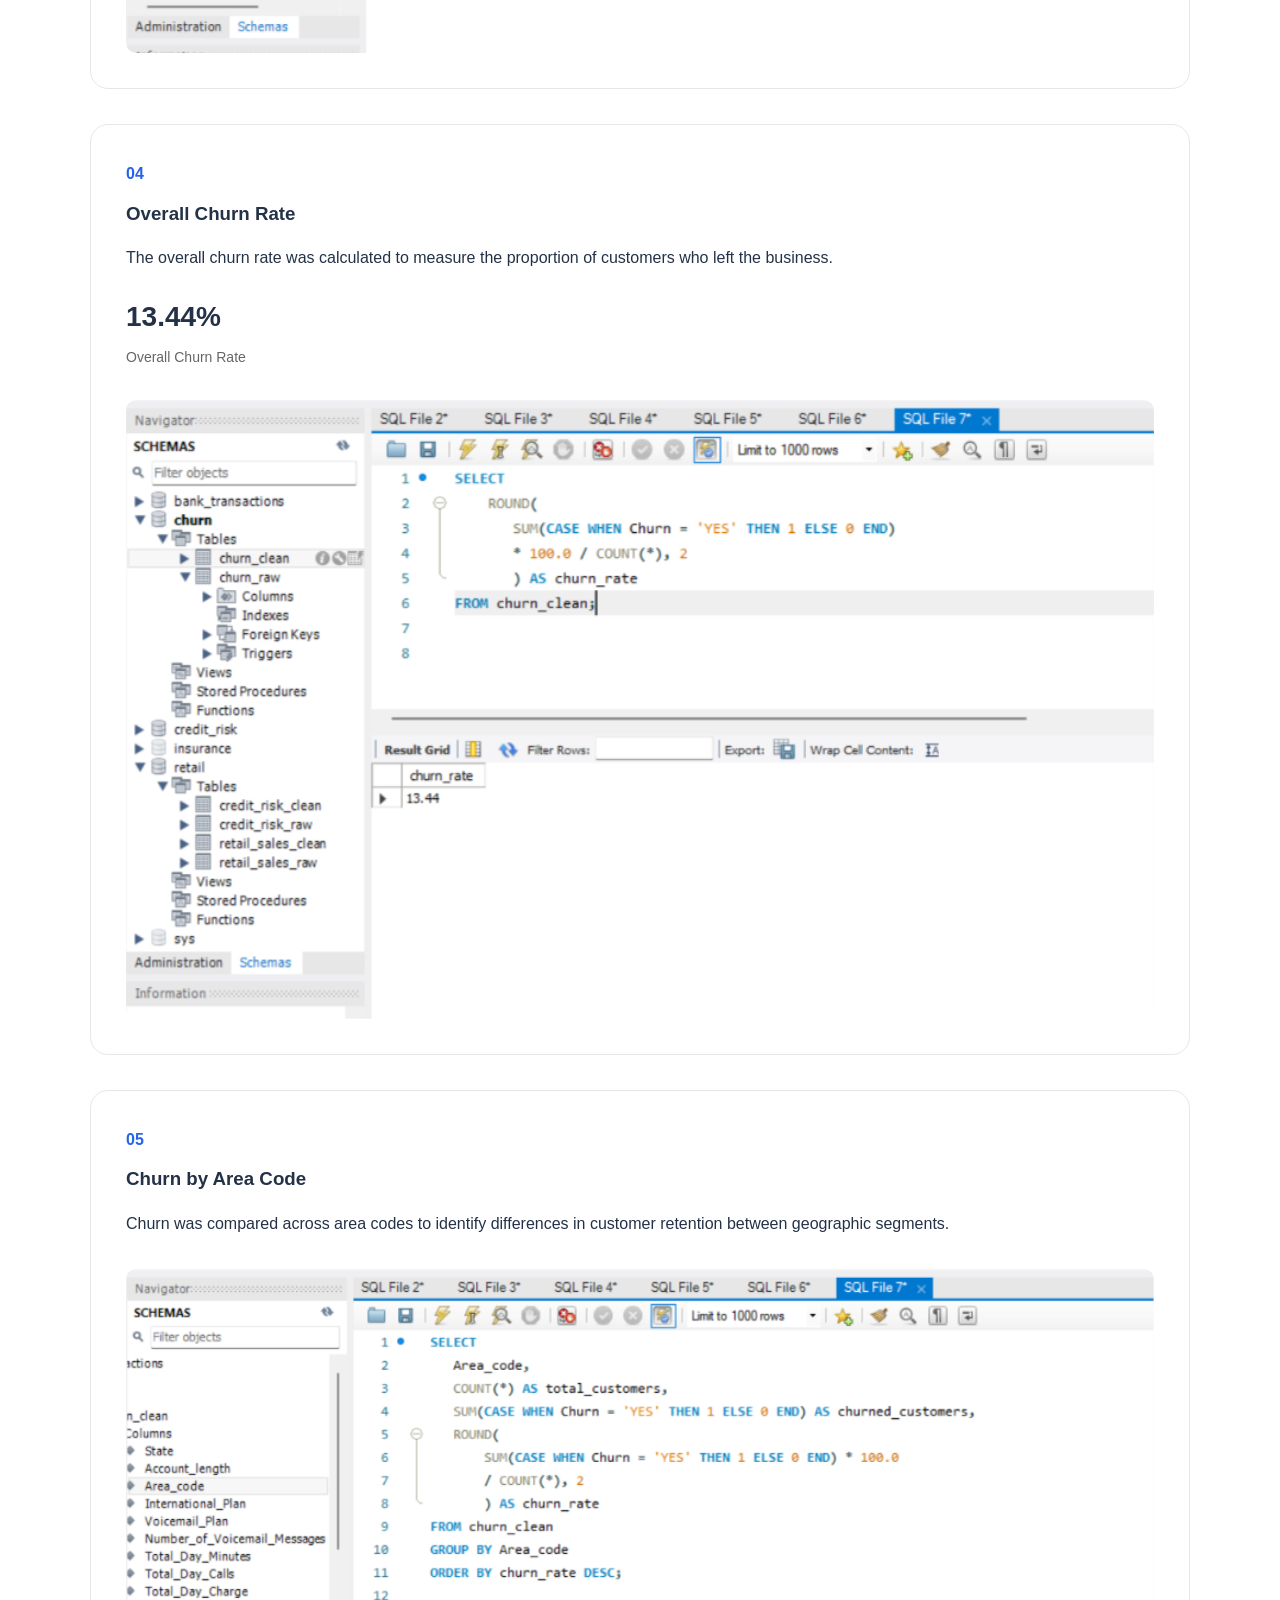
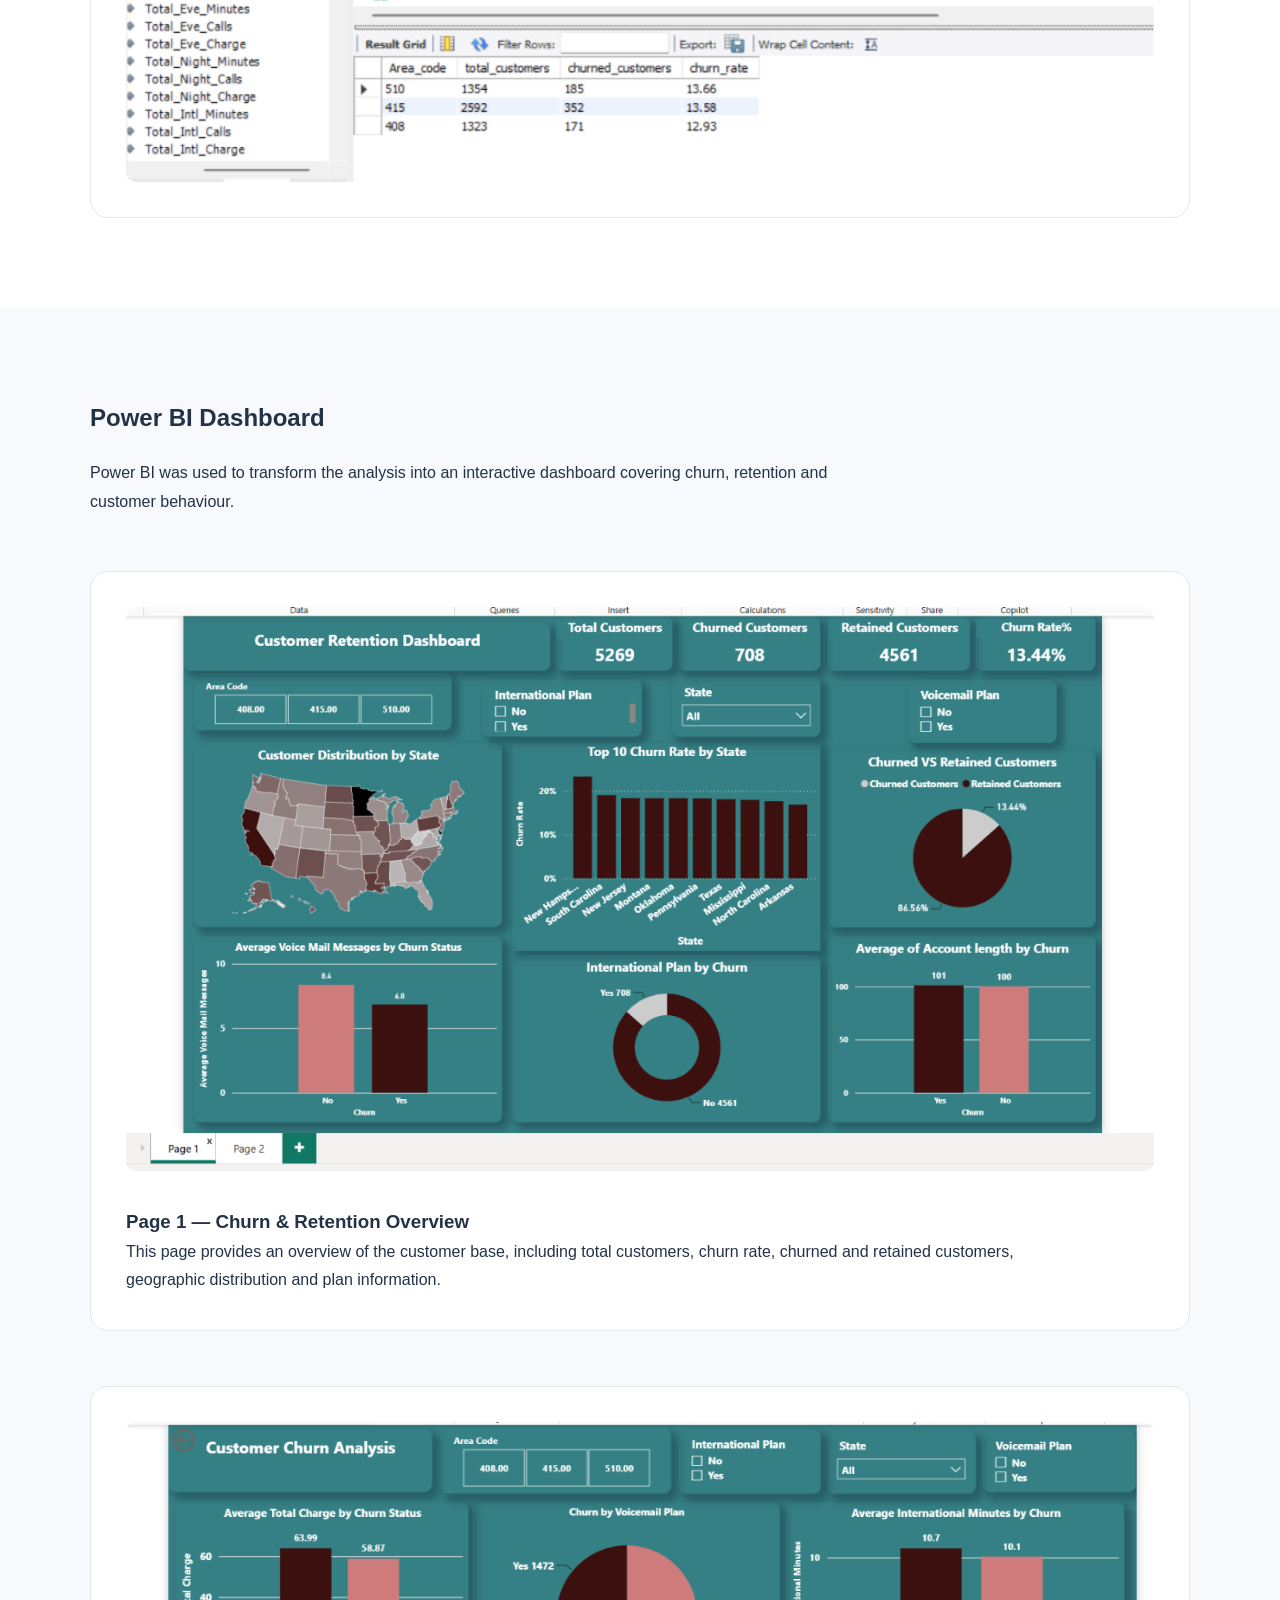
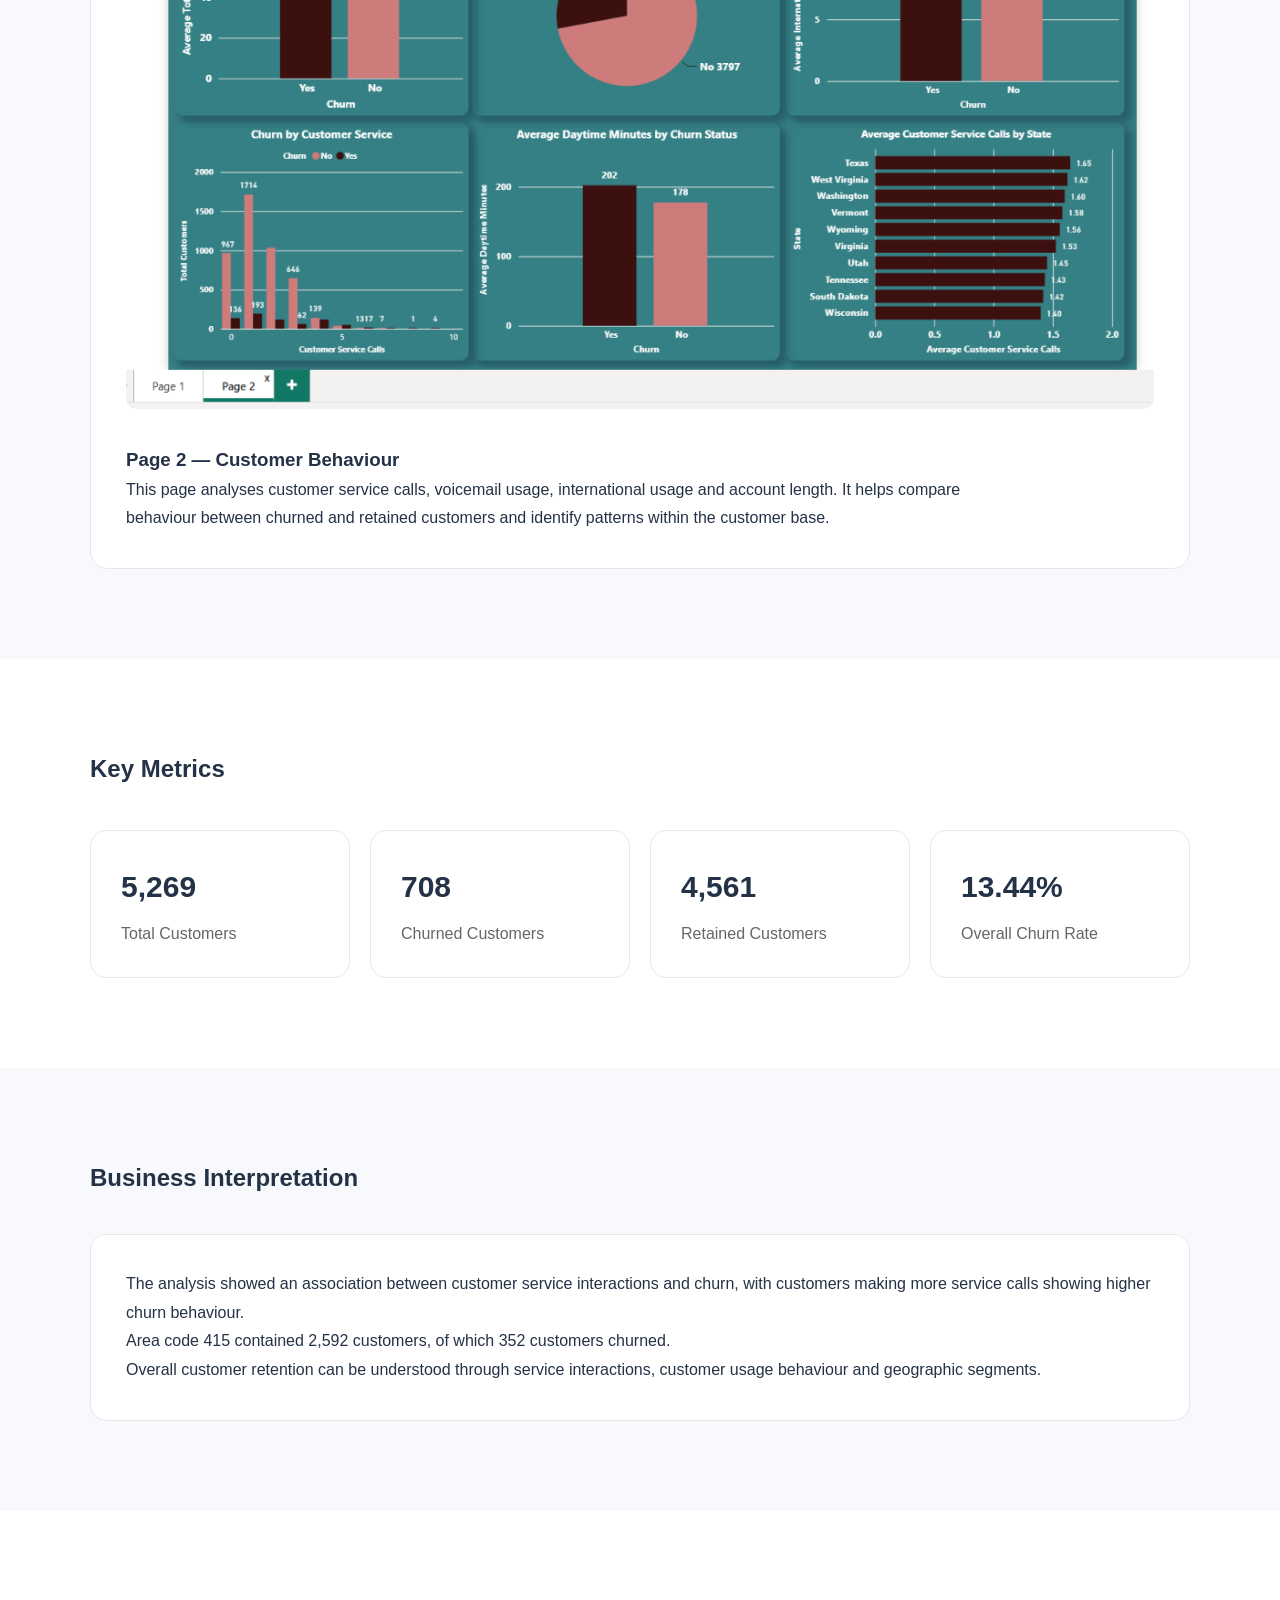
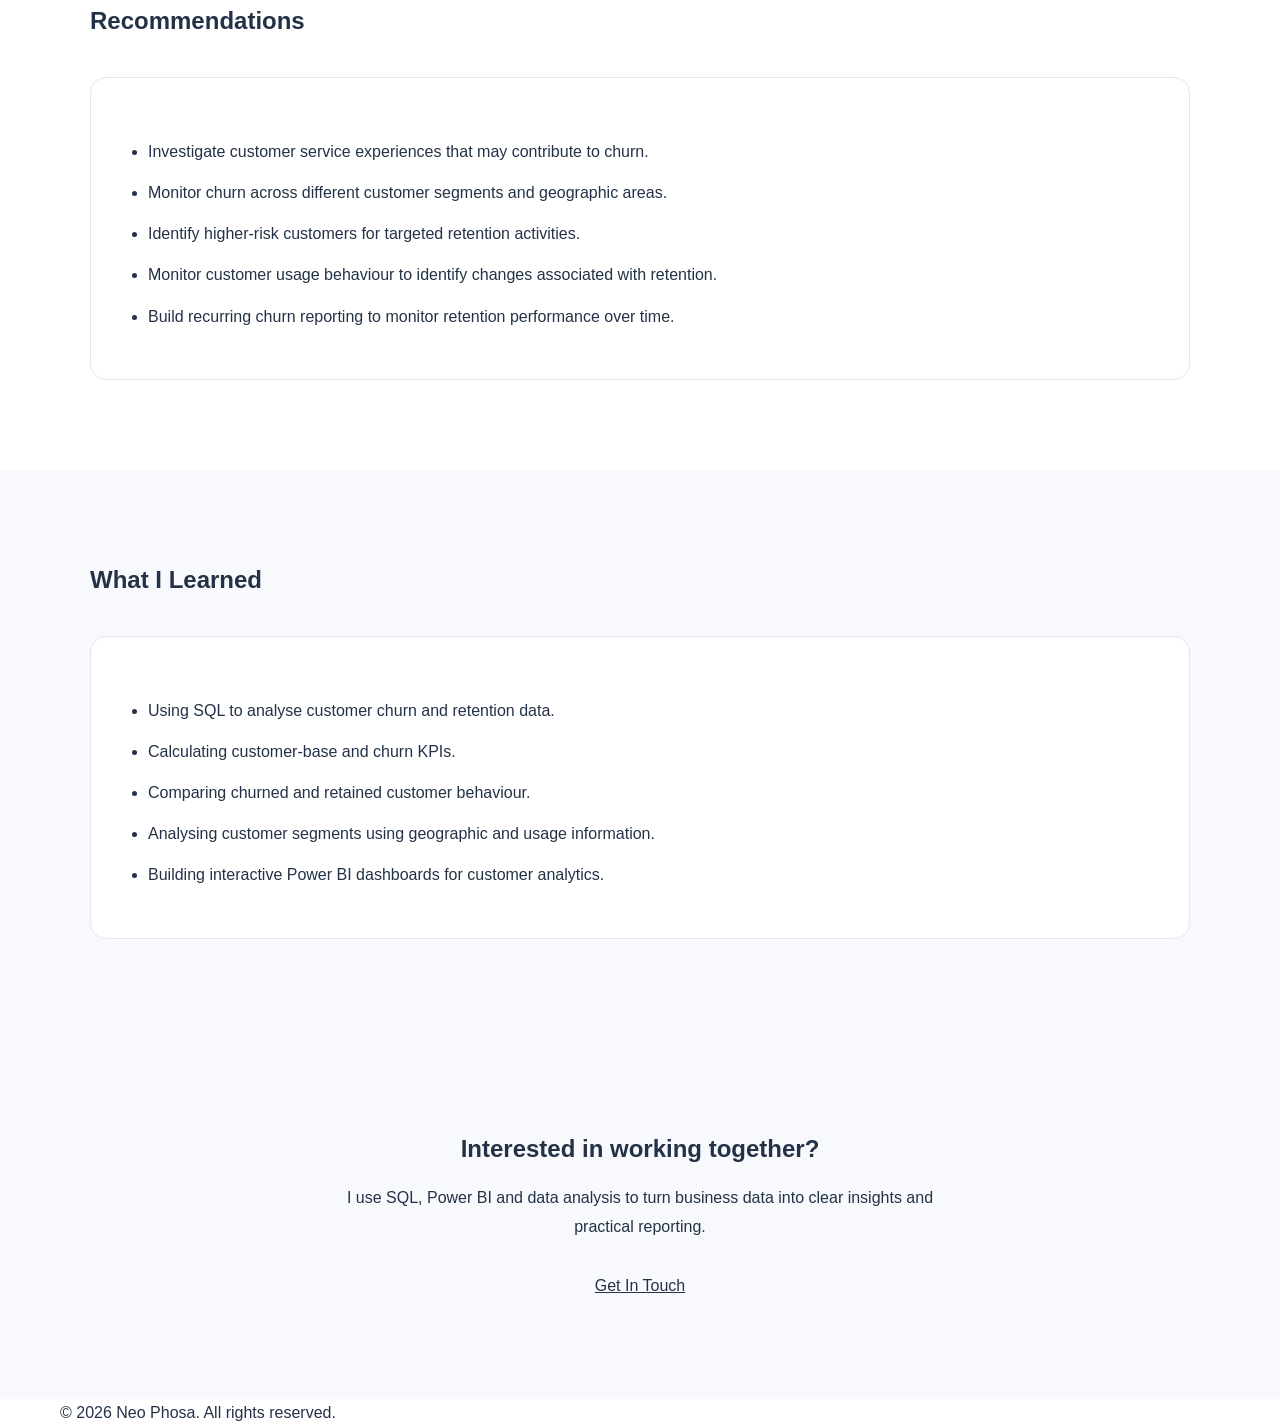
<file: customer-churn.html>
<!DOCTYPE html>
<html lang="en">
<head>
    <meta charset="UTF-8">
    <meta name="viewport" content="width=device-width, initial-scale=1.0">

    <title>Customer Churn Analysis | Neo Phosa</title>

    <link rel="stylesheet" href="style.css">

    <style>
        .case-hero {
            padding: 150px 0 90px;
            background: #f7f9fc;
        }

        .case-hero .container,
        .case-section .container {
            max-width: 1100px;
        }

        .case-label {
            display: inline-block;
            margin-bottom: 20px;
            color: #2563eb;
            font-size: 14px;
            font-weight: 700;
            letter-spacing: 1.5px;
        }

        .case-hero h1 {
            margin-bottom: 25px;
        }

        .case-hero-description {
            max-width: 760px;
            font-size: 19px;
            line-height: 1.8;
        }

        .back-link {
            display: inline-block;
            margin-bottom: 40px;
            color: #2563eb;
            font-weight: 600;
            text-decoration: none;
        }

        .back-link:hover {
            text-decoration: underline;
        }

        .case-section {
            padding: 90px 0;
        }

        .section-light {
            background: #f7f9fc;
        }

        .case-section h2 {
            margin-bottom: 20px;
        }

        .section-intro {
            max-width: 800px;
            line-height: 1.8;
        }

        .case-card {
            background: #ffffff;
            padding: 35px;
            border-radius: 16px;
            border: 1px solid #e5e7eb;
            margin-top: 35px;
        }

        .case-card p {
            line-height: 1.8;
        }

        .questions-grid {
            display: grid;
            grid-template-columns: repeat(2, 1fr);
            gap: 20px;
            margin-top: 40px;
        }

        .question-card {
            background: #ffffff;
            padding: 25px;
            border-radius: 14px;
            border: 1px solid #e5e7eb;
        }

        .question-number {
            color: #2563eb;
            font-weight: 800;
            margin-bottom: 10px;
        }

        .data-grid {
            display: grid;
            grid-template-columns: repeat(3, 1fr);
            gap: 18px;
            margin-top: 40px;
        }

        .data-field {
            padding: 22px;
            background: #ffffff;
            border-radius: 12px;
            border: 1px solid #e5e7eb;
        }

        .data-field strong {
            display: block;
            margin-bottom: 7px;
        }

        .data-field span {
            color: #555;
            font-size: 14px;
        }

        .image-grid {
            display: grid;
            grid-template-columns: repeat(2, 1fr);
            gap: 30px;
            margin-top: 40px;
        }

        .image-card {
            background: #ffffff;
            padding: 20px;
            border-radius: 16px;
            border: 1px solid #e5e7eb;
        }

        .image-card img {
            width: 100%;
            height: auto;
            display: block;
            border-radius: 10px;
        }

        .image-caption {
            text-align: center;
            font-weight: 700;
            margin-top: 15px;
        }

        .analysis-grid {
            display: grid;
            grid-template-columns: 1fr;
            gap: 35px;
            margin-top: 45px;
        }

        .analysis-card {
            background: #ffffff;
            padding: 35px;
            border-radius: 18px;
            border: 1px solid #e5e7eb;
        }

        .analysis-number {
            color: #2563eb;
            font-weight: 800;
            margin-bottom: 10px;
        }

        .analysis-card h3 {
            margin-bottom: 15px;
        }

        .analysis-card p {
            line-height: 1.8;
        }

        .analysis-card img {
            width: 100%;
            max-width: 1100px;
            height: auto;
            display: block;
            margin: 30px auto 0;
            border-radius: 10px;
        }

        .result {
            display: inline-flex;
            flex-direction: column;
            margin: 20px 30px 0 0;
        }

        .result strong {
            font-size: 28px;
        }

        .result span {
            font-size: 14px;
            margin-top: 5px;
            color: #666;
        }

        .dashboard-item {
            margin-top: 55px;
            padding: 35px;
            background: #ffffff;
            border-radius: 18px;
            border: 1px solid #e5e7eb;
        }

        .dashboard-image img {
            width: 100%;
            max-width: 1200px;
            height: auto;
            display: block;
            margin: 0 auto 35px;
            border-radius: 10px;
        }

        .dashboard-content {
            max-width: 900px;
        }

        .dashboard-content p {
            line-height: 1.8;
        }

        .kpi-grid {
            display: grid;
            grid-template-columns: repeat(4, 1fr);
            gap: 20px;
            margin-top: 40px;
        }

        .kpi-card {
            background: #ffffff;
            padding: 30px;
            border-radius: 16px;
            border: 1px solid #e5e7eb;
        }

        .kpi-card strong {
            display: block;
            font-size: 30px;
            margin-bottom: 8px;
        }

        .kpi-card span {
            color: #666;
        }

        .case-list {
            margin-top: 25px;
            padding-left: 22px;
        }

        .case-list li {
            margin-bottom: 14px;
            line-height: 1.7;
        }

        .case-cta {
            text-align: center;
            padding: 100px 20px;
            background: #f7f9fc;
        }

        .case-cta p {
            max-width: 650px;
            margin: 15px auto 30px;
            line-height: 1.8;
        }

        @media (max-width: 800px) {
            .case-hero {
                padding: 120px 20px 70px;
            }

            .case-section {
                padding: 65px 20px;
            }

            .questions-grid,
            .data-grid,
            .image-grid,
            .kpi-grid {
                grid-template-columns: 1fr;
            }

            .analysis-card,
            .dashboard-item,
            .case-card {
                padding: 22px;
            }

            .case-hero-description {
                font-size: 17px;
            }
        }
    </style>
</head>

<body>

<header class="navbar">
    <div class="container">

        <a href="index.html#home" class="logo">
            Neo Phosa
        </a>

        <nav>
            <a href="index.html#home">Home</a>
            <a href="index.html#about">About</a>
            <a href="index.html#projects">Projects</a>
            <a href="index.html#skills">Skills</a>
            <a href="index.html#contact">Contact</a>
        </nav>

    </div>
</header>


<!-- HERO -->

<section class="case-hero">

    <div class="container">

        <a href="index.html#projects" class="back-link">
            ← Back to Projects
        </a>

        <span class="case-label">
            TELECOM • CUSTOMER ANALYTICS
        </span>

        <h1>
            Customer Churn Analysis
        </h1>

        <p class="case-hero-description">
            Analysing customer retention, churn behaviour, service interactions
            and customer segments using SQL and Power BI.
        </p>

    </div>

</section>


<!-- BUSINESS PROBLEM -->

<section class="case-section">

    <div class="container">

        <h2>Business Problem</h2>

        <div class="case-card">

            <p>
                Customer churn reduces recurring revenue and increases the
                cost of acquiring new customers. Individual customer records
                can make it difficult to understand the overall scale of churn
                and identify patterns in customer behaviour.
            </p>

            <p>
                The objective of this project was to understand the customer
                base, churn levels and retention patterns using SQL and
                Power BI.
            </p>

            <p>
                The analysis provides management with a clearer view of
                customer retention and supports more targeted retention
                strategies.
            </p>

        </div>

    </div>

</section>


<!-- QUESTIONS -->

<section class="case-section section-light">

    <div class="container">

        <h2>Business Questions</h2>

        <p class="section-intro">
            The analysis focused on answering the following questions:
        </p>

        <div class="questions-grid">

            <div class="question-card">
                <div class="question-number">01</div>
                <p>How many customers are in the dataset?</p>
            </div>

            <div class="question-card">
                <div class="question-number">02</div>
                <p>How many customers churned?</p>
            </div>

            <div class="question-card">
                <div class="question-number">03</div>
                <p>What is the overall churn rate?</p>
            </div>

            <div class="question-card">
                <div class="question-number">04</div>
                <p>How many customers were retained?</p>
            </div>

            <div class="question-card">
                <div class="question-number">05</div>
                <p>
                    What patterns help understand customer retention?
                </p>
            </div>

        </div>

    </div>

</section>


<!-- DATASET -->

<section class="case-section">

    <div class="container">

        <h2>Dataset</h2>

        <p class="section-intro">
            The dataset contains customer, usage, service and churn
            information used to analyse retention behaviour.
        </p>

        <div class="data-grid">

            <div class="data-field">
                <strong>State</strong>
                <span>Customer state</span>
            </div>

            <div class="data-field">
                <strong>Account Length</strong>
                <span>Customer account duration</span>
            </div>

            <div class="data-field">
                <strong>Area Code</strong>
                <span>Customer area code</span>
            </div>

            <div class="data-field">
                <strong>International Plan</strong>
                <span>International plan status</span>
            </div>

            <div class="data-field">
                <strong>Voicemail Plan</strong>
                <span>Voicemail plan status</span>
            </div>

            <div class="data-field">
                <strong>Number of Voicemail Messages</strong>
                <span>Voicemail usage</span>
            </div>

            <div class="data-field">
                <strong>Total Day Minutes</strong>
                <span>Daytime usage</span>
            </div>

            <div class="data-field">
                <strong>Total Day Calls</strong>
                <span>Daytime calls</span>
            </div>

            <div class="data-field">
                <strong>Total Day Charge</strong>
                <span>Daytime charges</span>
            </div>

            <div class="data-field">
                <strong>Total Eve Minutes</strong>
                <span>Evening usage</span>
            </div>

            <div class="data-field">
                <strong>Total Eve Calls</strong>
                <span>Evening calls</span>
            </div>

            <div class="data-field">
                <strong>Total Eve Charge</strong>
                <span>Evening charges</span>
            </div>

            <div class="data-field">
                <strong>Total Night Minutes</strong>
                <span>Night usage</span>
            </div>

            <div class="data-field">
                <strong>Total Night Calls</strong>
                <span>Night calls</span>
            </div>

            <div class="data-field">
                <strong>Total Night Charge</strong>
                <span>Night charges</span>
            </div>

            <div class="data-field">
                <strong>Total International Minutes</strong>
                <span>International usage</span>
            </div>

            <div class="data-field">
                <strong>Total International Calls</strong>
                <span>International calls</span>
            </div>

            <div class="data-field">
                <strong>Total International Charge</strong>
                <span>International charges</span>
            </div>

            <div class="data-field">
                <strong>Customer Service Calls</strong>
                <span>Customer service interactions</span>
            </div>

            <div class="data-field">
                <strong>Churn</strong>
                <span>Customer churn status</span>
            </div>

        </div>

    </div>

</section>


<!-- DATA CLEANING -->

<section class="case-section section-light">

    <div class="container">

        <h2>Data Cleaning</h2>

        <p class="section-intro">
            The customer data was reviewed and cleaned before analysis to
            ensure it was suitable for SQL analysis and Power BI reporting.
        </p>

        <div class="image-grid">

            <div class="image-card">

                <img
                    src="Raw Churn data.png"
                    alt="Customer churn data before cleaning"
                >

                <div class="image-caption">
                    Before
                </div>

            </div>

            <div class="image-card">

                <img
                    src="1st Cleaned Churn data.png"
                    alt="Customer churn data after cleaning"
                >

                <div class="image-caption">
                    After
                </div>

            </div>

        </div>

    </div>

</section>


<!-- SQL ANALYSIS -->

<section class="case-section">

    <div class="container">

        <h2>SQL Analysis</h2>

        <p class="section-intro">
            SQL was used to measure the customer base, churn, retention and
            geographic patterns within the dataset.
        </p>

        <div class="analysis-grid">


            <div class="analysis-card">

                <div class="analysis-number">01</div>

                <h3>Total Customers</h3>

                <p>
                    The total number of customers was calculated to establish
                    the size of the customer base being analysed.
                </p>

                <div class="result">
                    <strong>5,269</strong>
                    <span>Total Customers</span>
                </div>

                <img
                    src="total customers.png"
                    alt="SQL analysis showing total customers"
                >

            </div>


            <div class="analysis-card">

                <div class="analysis-number">02</div>

                <h3>Churned Customers</h3>

                <p>
                    The number of customers who churned was calculated to
                    understand the scale of customer loss.
                </p>

                <div class="result">
                    <strong>708</strong>
                    <span>Churned Customers</span>
                </div>

                <img
                    src="churned customers.png"
                    alt="SQL analysis showing churned customers"
                >

            </div>


            <div class="analysis-card">

                <div class="analysis-number">03</div>

                <h3>Retained Customers</h3>

                <p>
                    The number of retained customers was calculated to provide
                    the other side of the customer retention picture.
                </p>

                <div class="result">
                    <strong>4,561</strong>
                    <span>Retained Customers</span>
                </div>

                <img
                    src="retained customers.png"
                    alt="SQL analysis showing retained customers"
                >

            </div>


            <div class="analysis-card">

                <div class="analysis-number">04</div>

                <h3>Overall Churn Rate</h3>

                <p>
                    The overall churn rate was calculated to measure the
                    proportion of customers who left the business.
                </p>

                <div class="result">
                    <strong>13.44%</strong>
                    <span>Overall Churn Rate</span>
                </div>

                <img
                    src="overall churn rate.png"
                    alt="SQL analysis showing overall churn rate"
                >

            </div>


            <div class="analysis-card">

                <div class="analysis-number">05</div>

                <h3>Churn by Area Code</h3>

                <p>
                    Churn was compared across area codes to identify
                    differences in customer retention between geographic
                    segments.
                </p>

                <img
                    src="churn by area code.png"
                    alt="SQL analysis showing churn by area code"
                >

            </div>

        </div>

    </div>

</section>


<!-- POWER BI -->

<section class="case-section section-light">

    <div class="container">

        <h2>Power BI Dashboard</h2>

        <p class="section-intro">
            Power BI was used to transform the analysis into an interactive
            dashboard covering churn, retention and customer behaviour.
        </p>


        <div class="dashboard-item">

            <div class="dashboard-image">

                <img
                    src="Churn page 1.png"
                    alt="Customer churn Power BI dashboard page 1"
                >

            </div>

            <div class="dashboard-content">

                <h3>Page 1 — Churn & Retention Overview</h3>

                <p>
                    This page provides an overview of the customer base,
                    including total customers, churn rate, churned and
                    retained customers, geographic distribution and plan
                    information.
                </p>

            </div>

        </div>


        <div class="dashboard-item">

            <div class="dashboard-image">

                <img
                    src="Churn page 2.png"
                    alt="Customer churn Power BI dashboard page 2"
                >

            </div>

            <div class="dashboard-content">

                <h3>Page 2 — Customer Behaviour</h3>

                <p>
                    This page analyses customer service calls, voicemail
                    usage, international usage and account length. It helps
                    compare behaviour between churned and retained customers
                    and identify patterns within the customer base.
                </p>

            </div>

        </div>

    </div>

</section>


<!-- KEY METRICS -->

<section class="case-section">

    <div class="container">

        <h2>Key Metrics</h2>

        <div class="kpi-grid">

            <div class="kpi-card">
                <strong>5,269</strong>
                <span>Total Customers</span>
            </div>

            <div class="kpi-card">
                <strong>708</strong>
                <span>Churned Customers</span>
            </div>

            <div class="kpi-card">
                <strong>4,561</strong>
                <span>Retained Customers</span>
            </div>

            <div class="kpi-card">
                <strong>13.44%</strong>
                <span>Overall Churn Rate</span>
            </div>

        </div>

    </div>

</section>


<!-- BUSINESS INTERPRETATION -->

<section class="case-section section-light">

    <div class="container">

        <h2>Business Interpretation</h2>

        <div class="case-card">

            <p>
                The analysis showed an association between customer service
                interactions and churn, with customers making more service
                calls showing higher churn behaviour.
            </p>

            <p>
                Area code 415 contained 2,592 customers, of which 352
                customers churned.
            </p>

            <p>
                Overall customer retention can be understood through service
                interactions, customer usage behaviour and geographic
                segments.
            </p>

        </div>

    </div>

</section>


<!-- RECOMMENDATIONS -->

<section class="case-section">

    <div class="container">

        <h2>Recommendations</h2>

        <div class="case-card">

            <ul class="case-list">

                <li>
                    Investigate customer service experiences that may
                    contribute to churn.
                </li>

                <li>
                    Monitor churn across different customer segments and
                    geographic areas.
                </li>

                <li>
                    Identify higher-risk customers for targeted retention
                    activities.
                </li>

                <li>
                    Monitor customer usage behaviour to identify changes
                    associated with retention.
                </li>

                <li>
                    Build recurring churn reporting to monitor retention
                    performance over time.
                </li>

            </ul>

        </div>

    </div>

</section>


<!-- WHAT I LEARNED -->

<section class="case-section section-light">

    <div class="container">

        <h2>What I Learned</h2>

        <div class="case-card">

            <ul class="case-list">

                <li>
                    Using SQL to analyse customer churn and retention data.
                </li>

                <li>
                    Calculating customer-base and churn KPIs.
                </li>

                <li>
                    Comparing churned and retained customer behaviour.
                </li>

                <li>
                    Analysing customer segments using geographic and usage
                    information.
                </li>

                <li>
                    Building interactive Power BI dashboards for customer
                    analytics.
                </li>

            </ul>

        </div>

    </div>

</section>


<!-- CTA -->

<section class="case-cta">

    <div class="container">

        <h2>Interested in working together?</h2>

        <p>
            I use SQL, Power BI and data analysis to turn business data into
            clear insights and practical reporting.
        </p>

        <a href="index.html#contact" class="btn">
            Get In Touch
        </a>

    </div>

</section>


<!-- FOOTER -->

<footer class="footer">

    <div class="container">

        <p>
            © 2026 Neo Phosa. All rights reserved.
        </p>

    </div>

</footer>

</body>
</html>
</file>
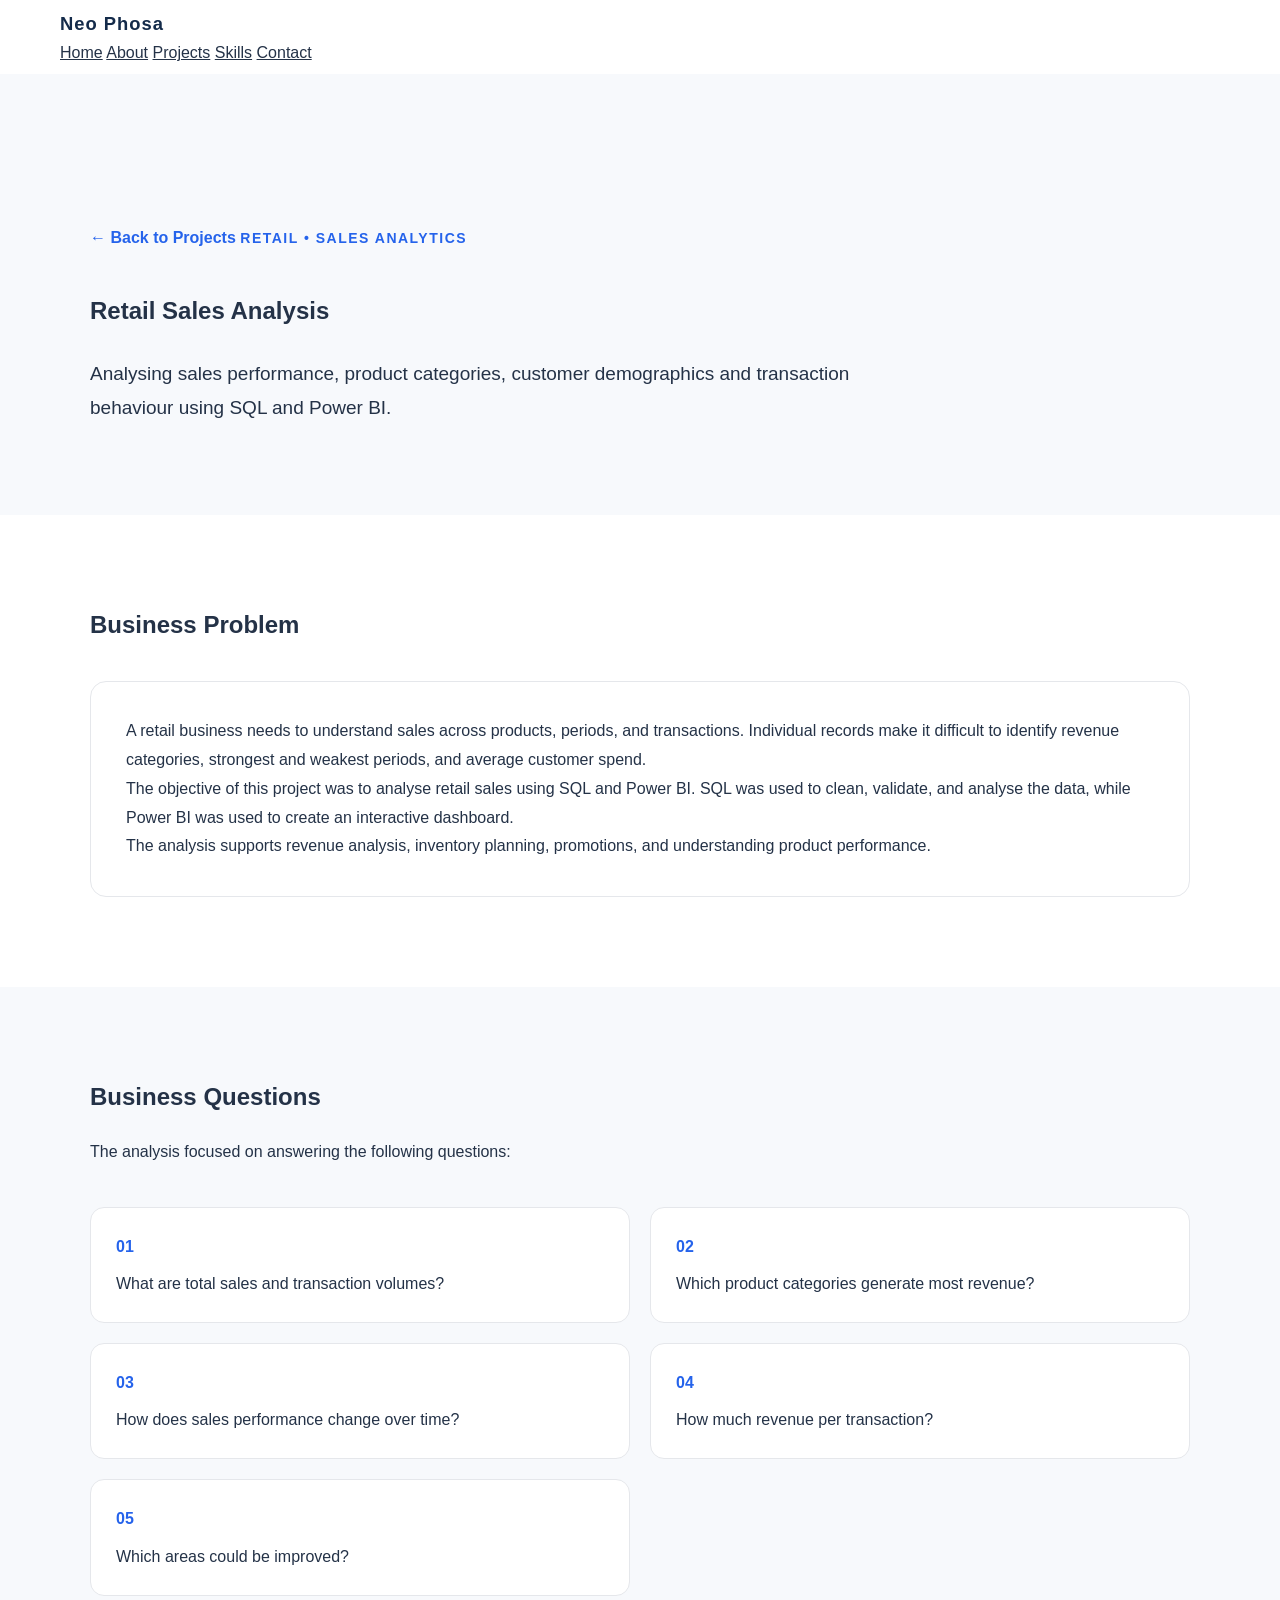
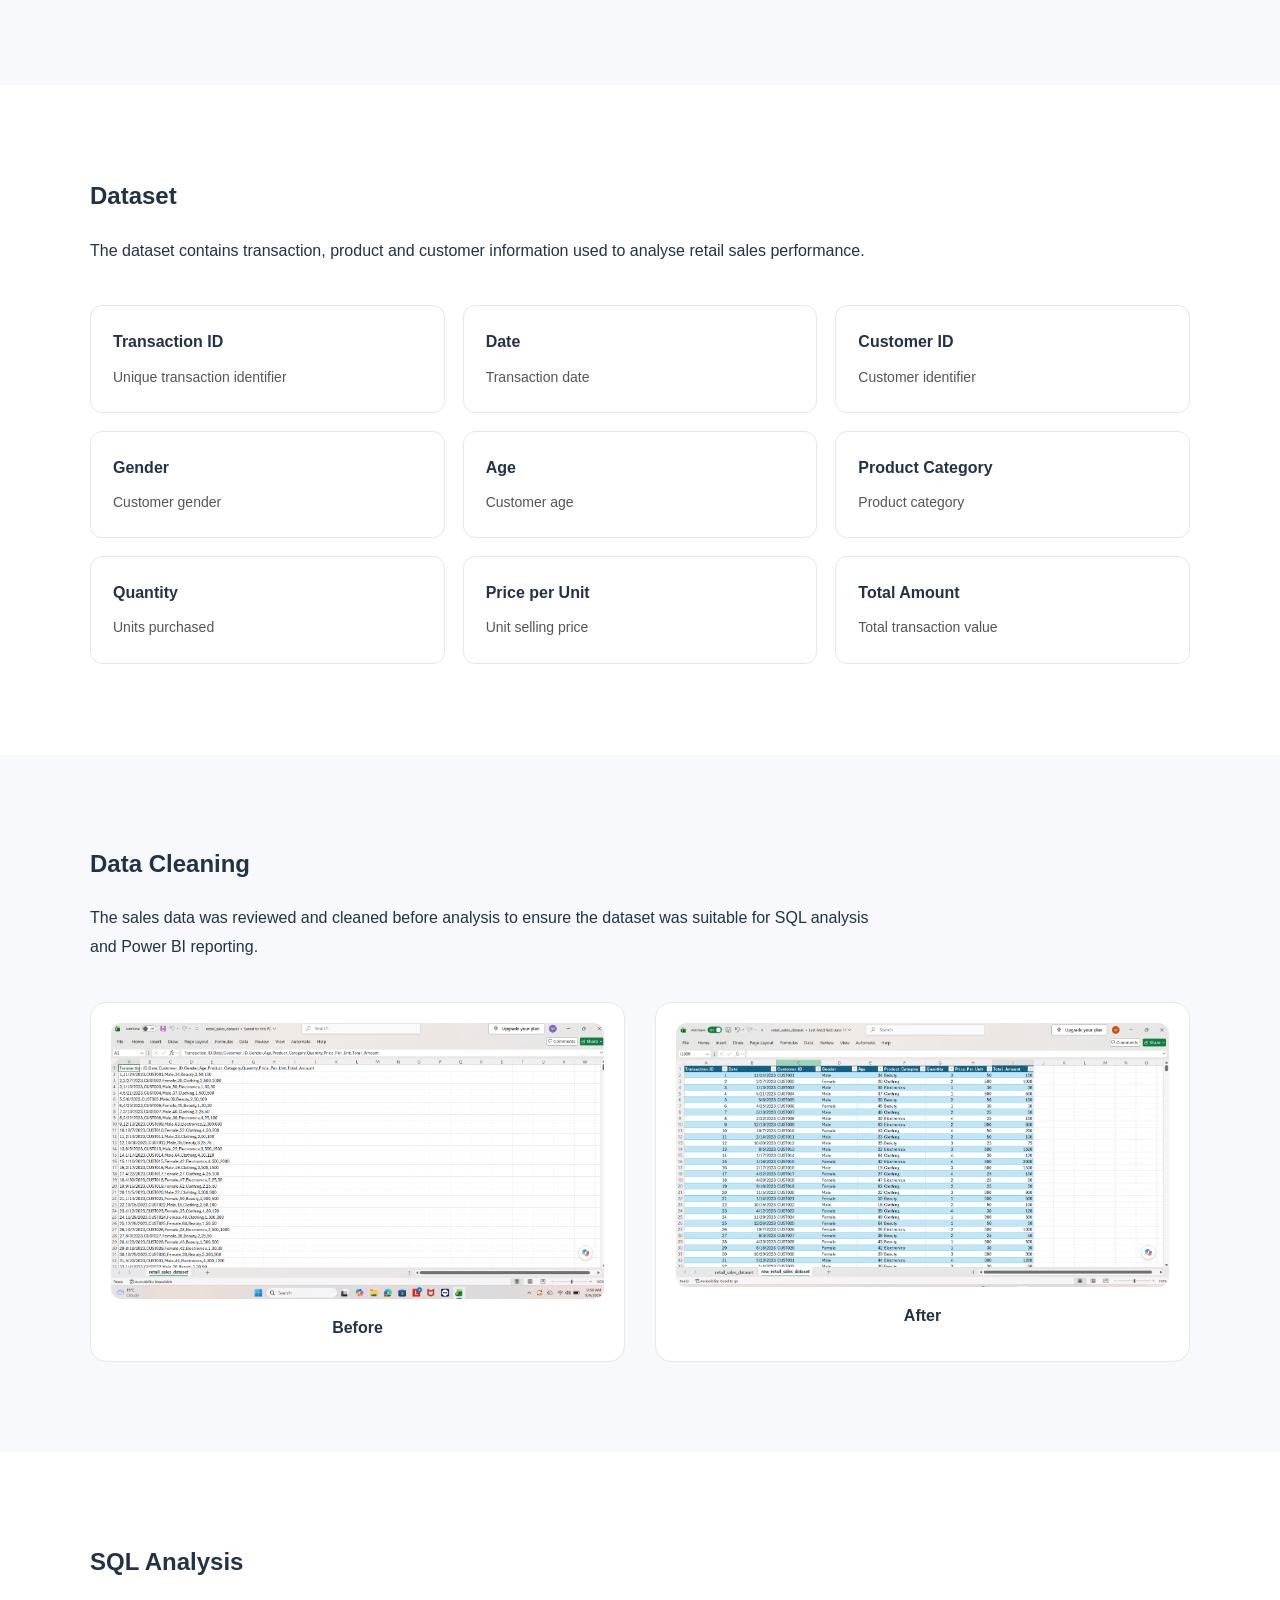
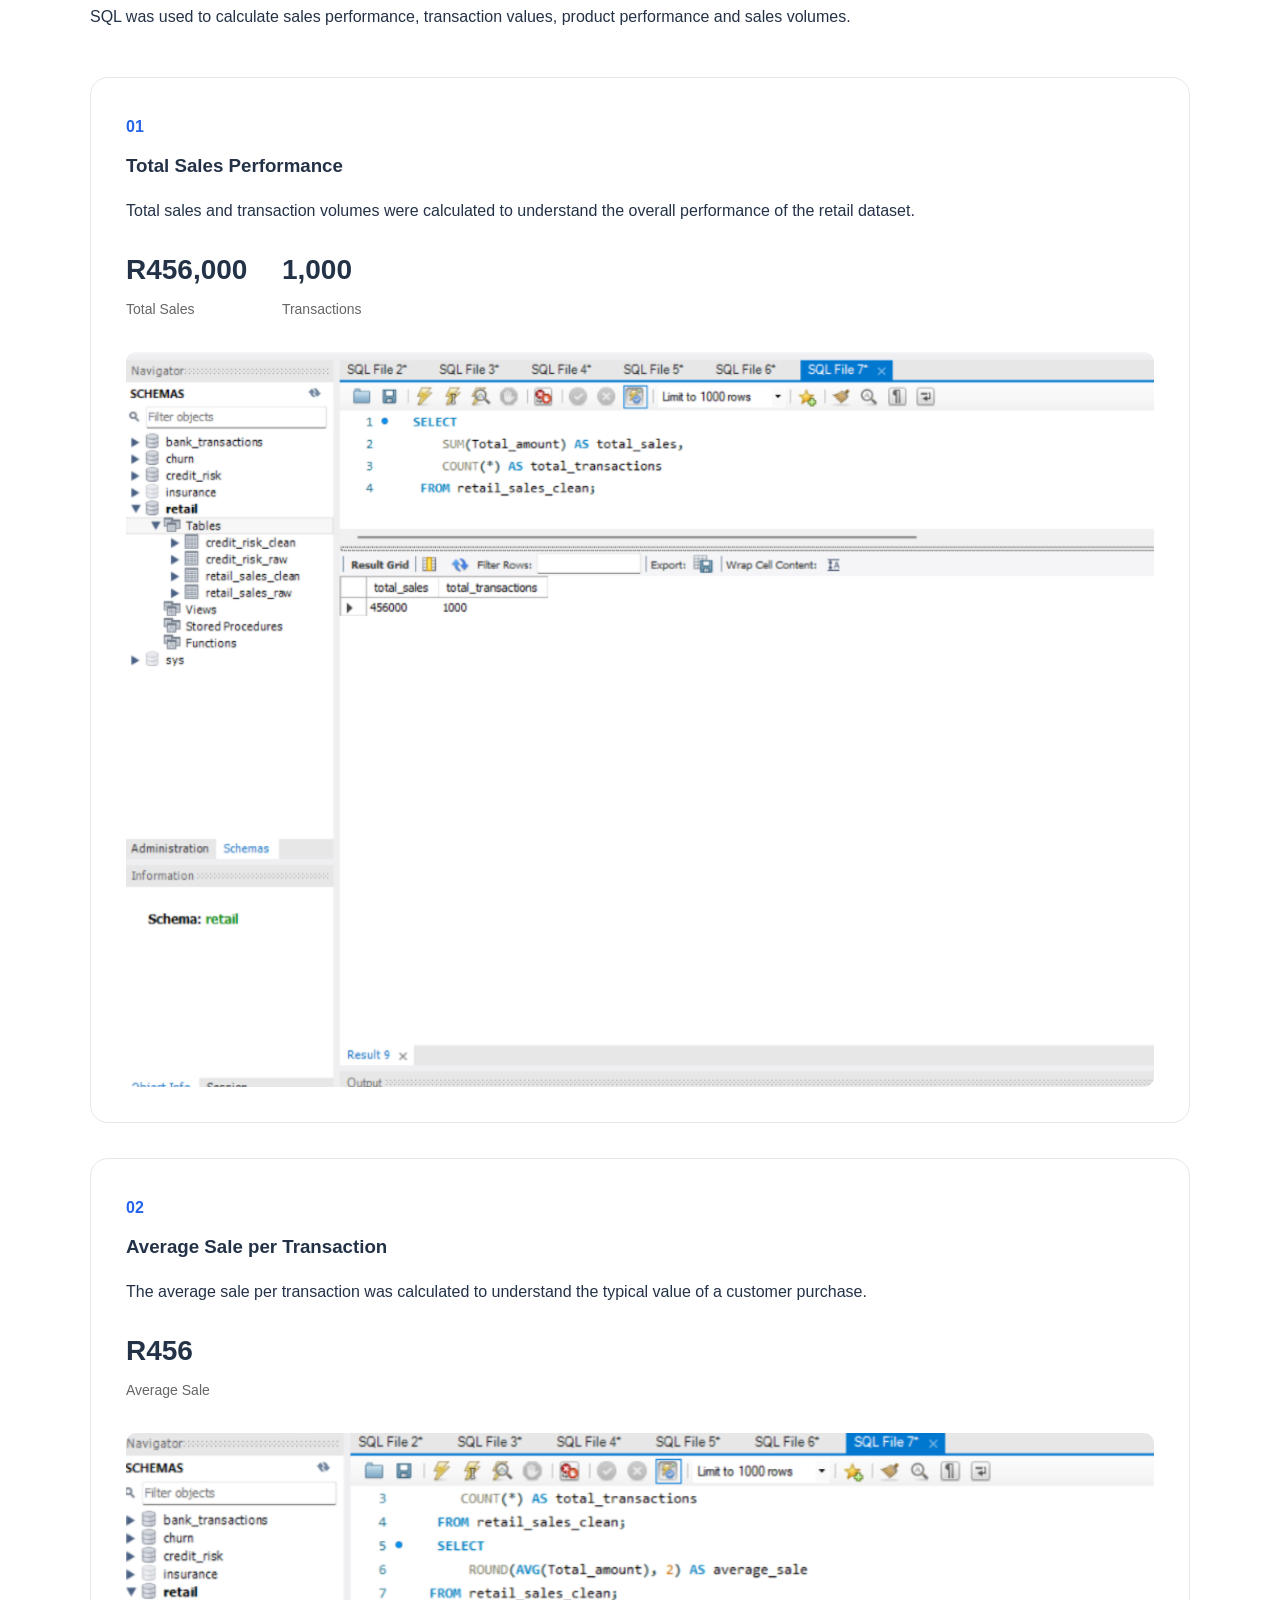
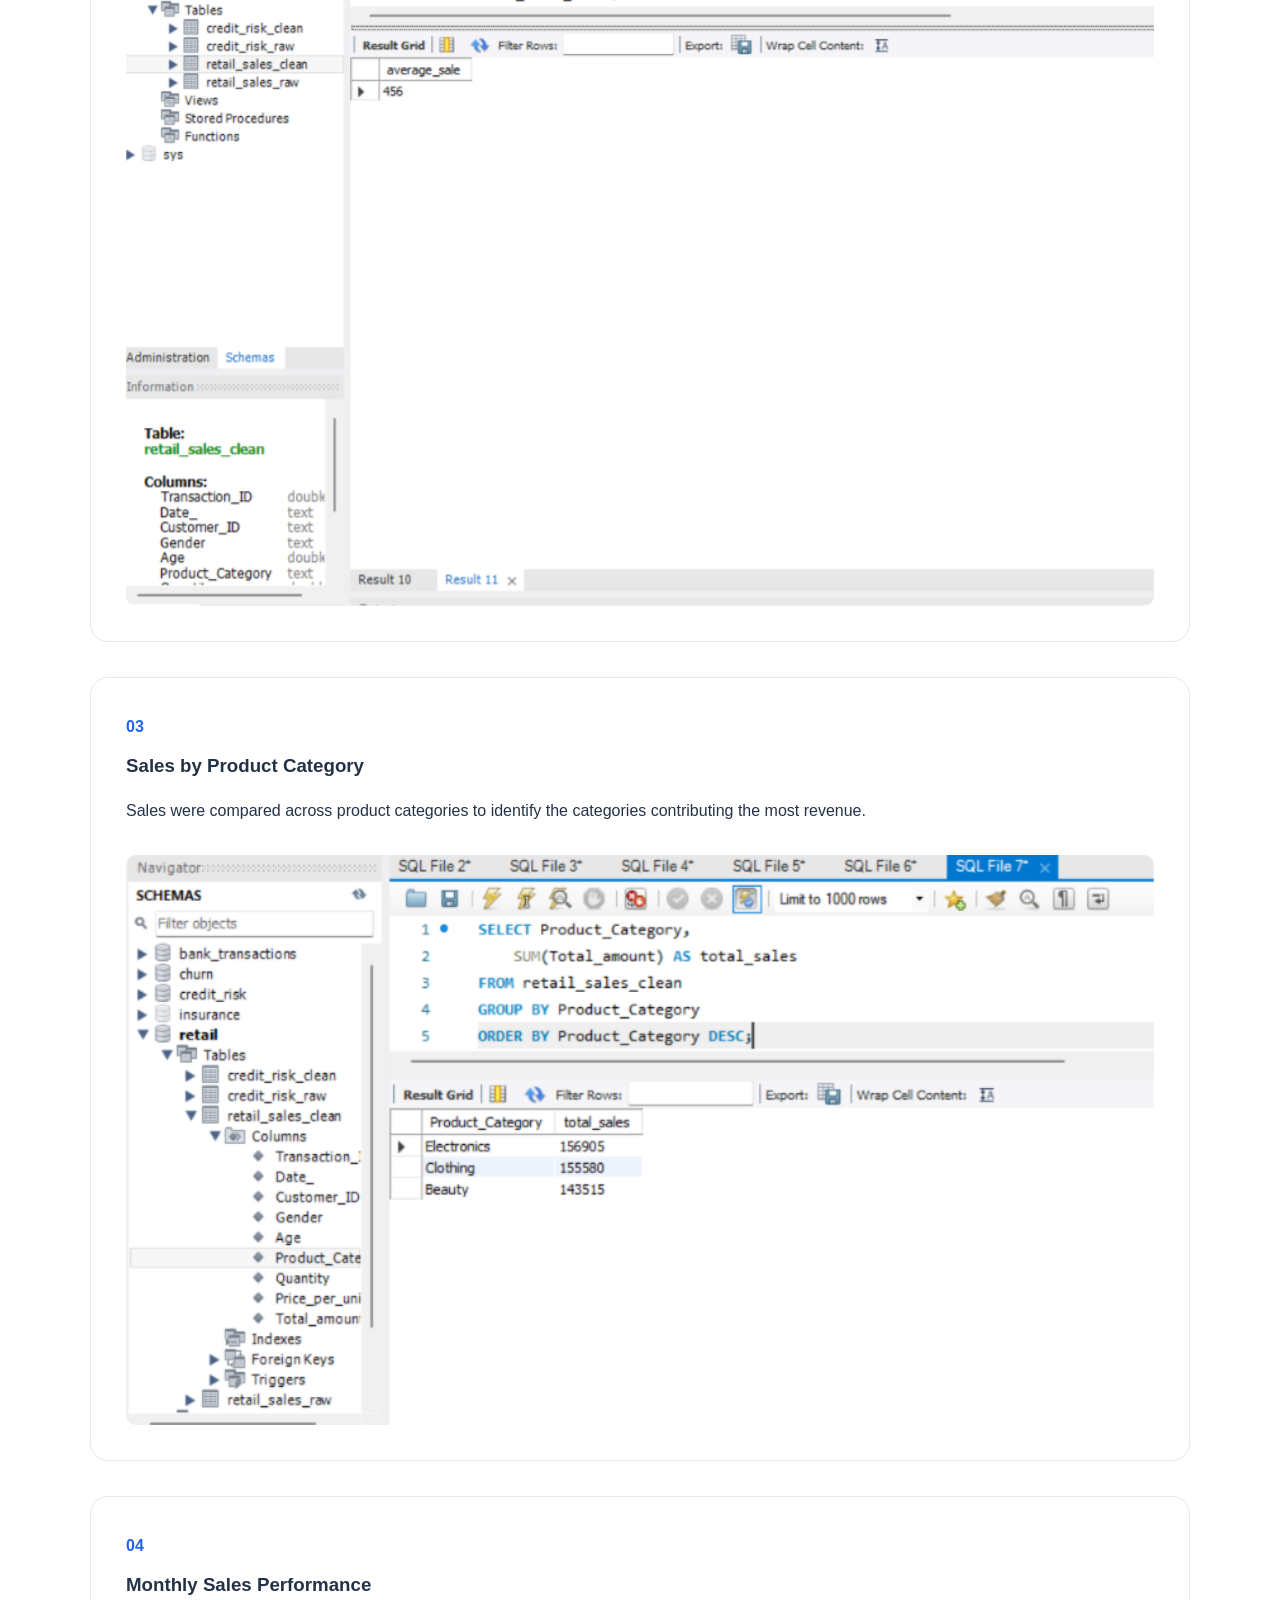
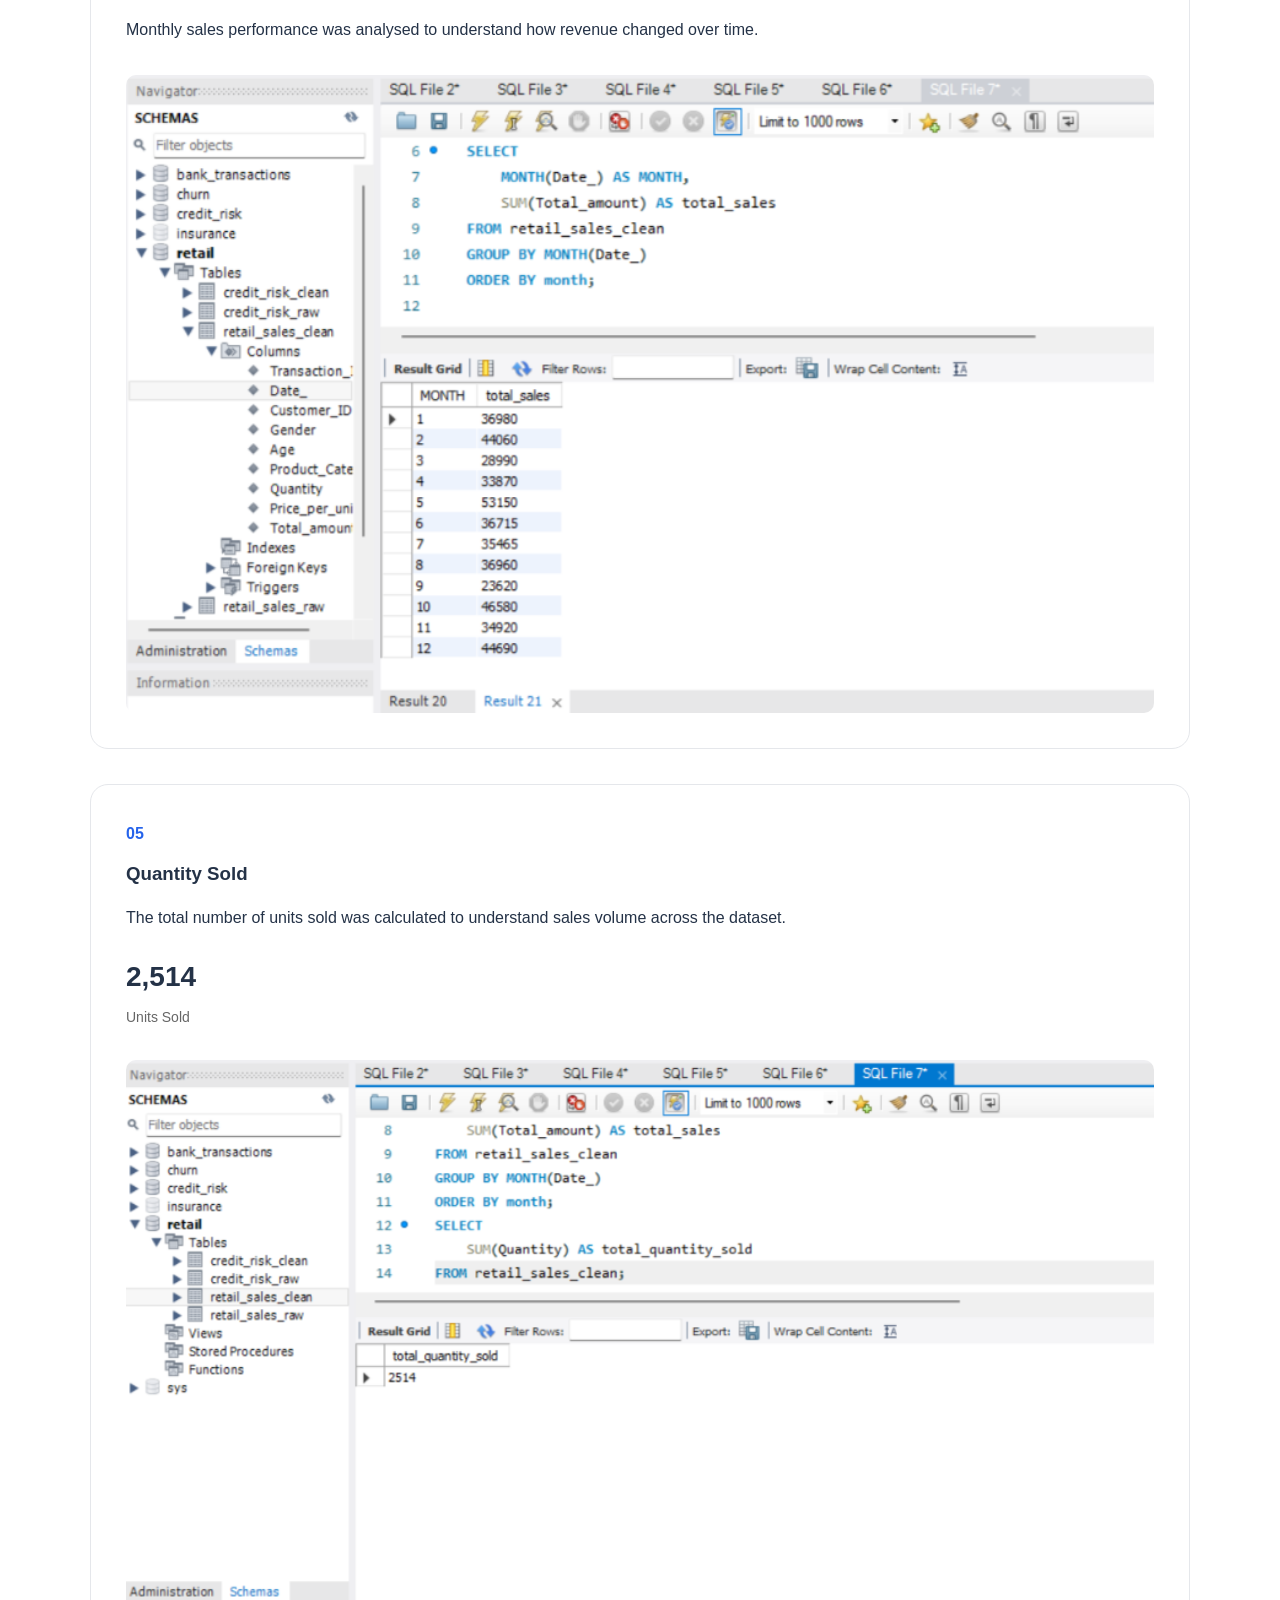
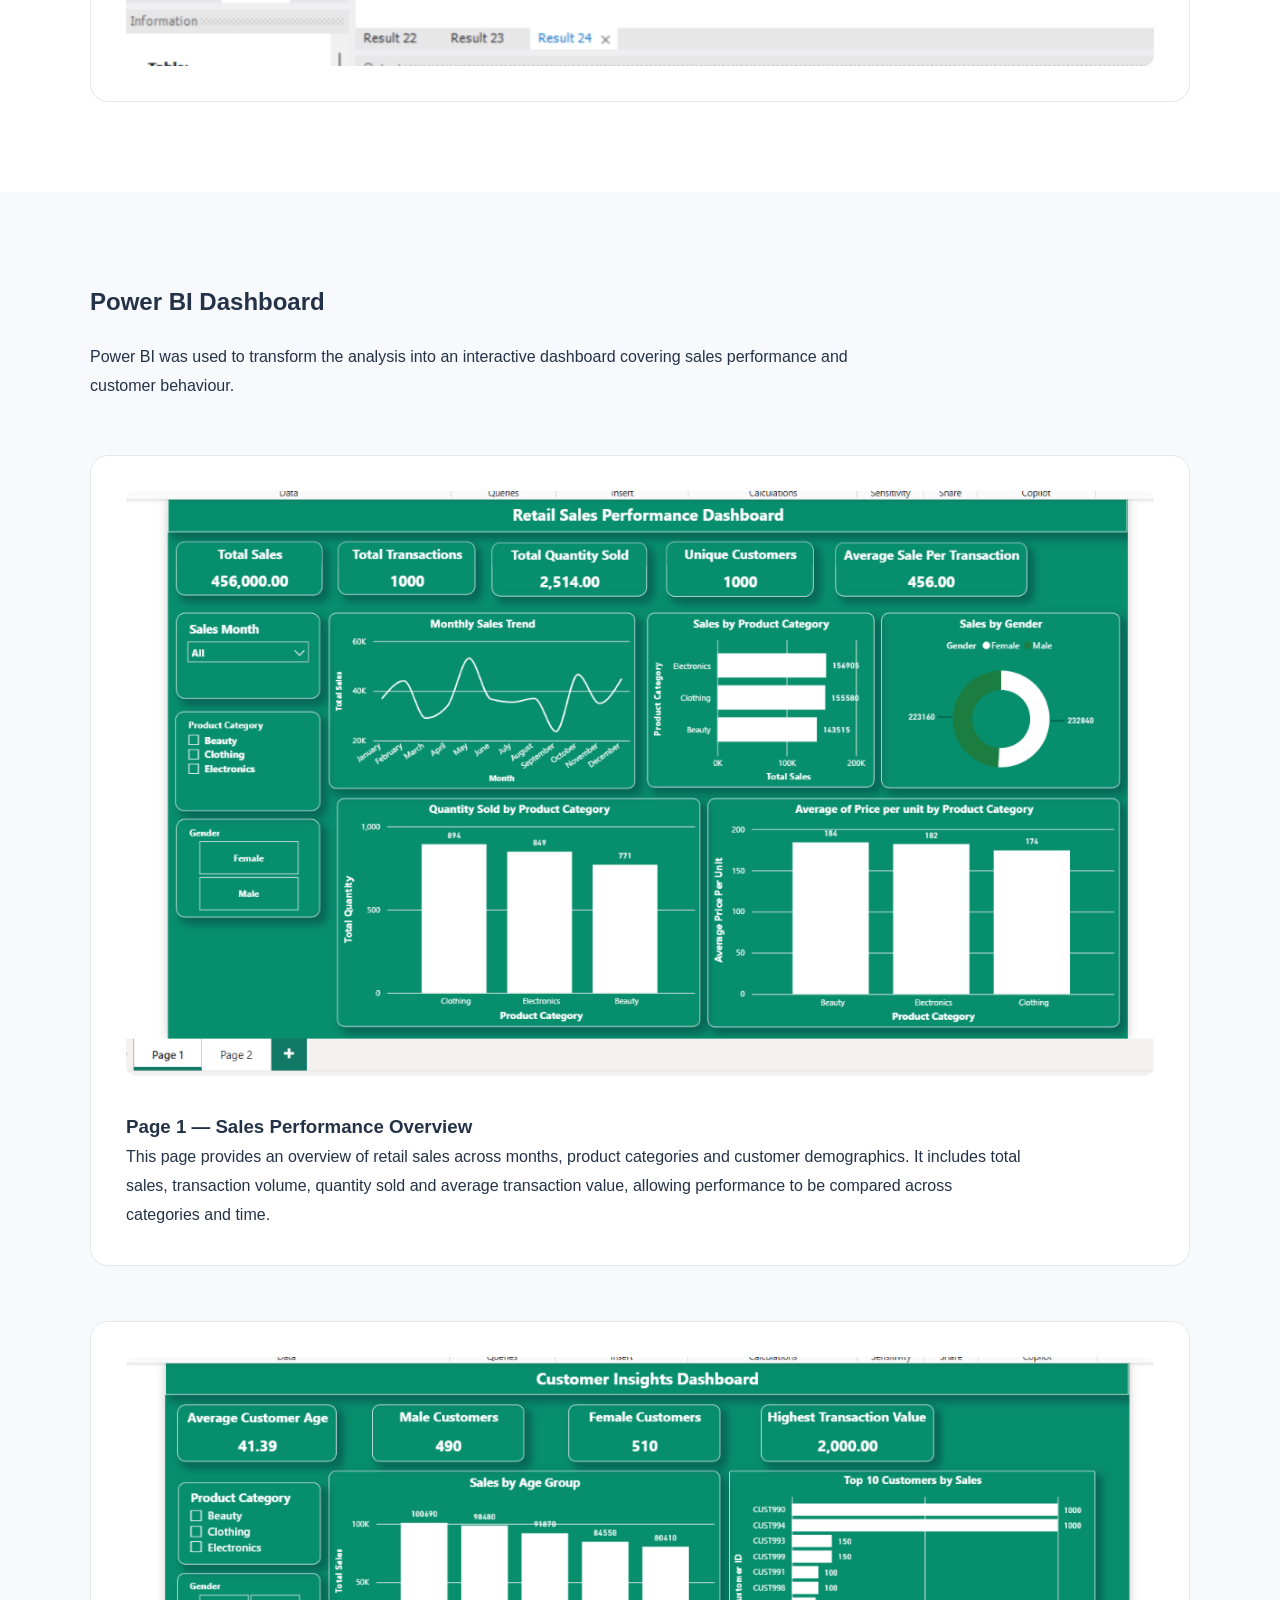
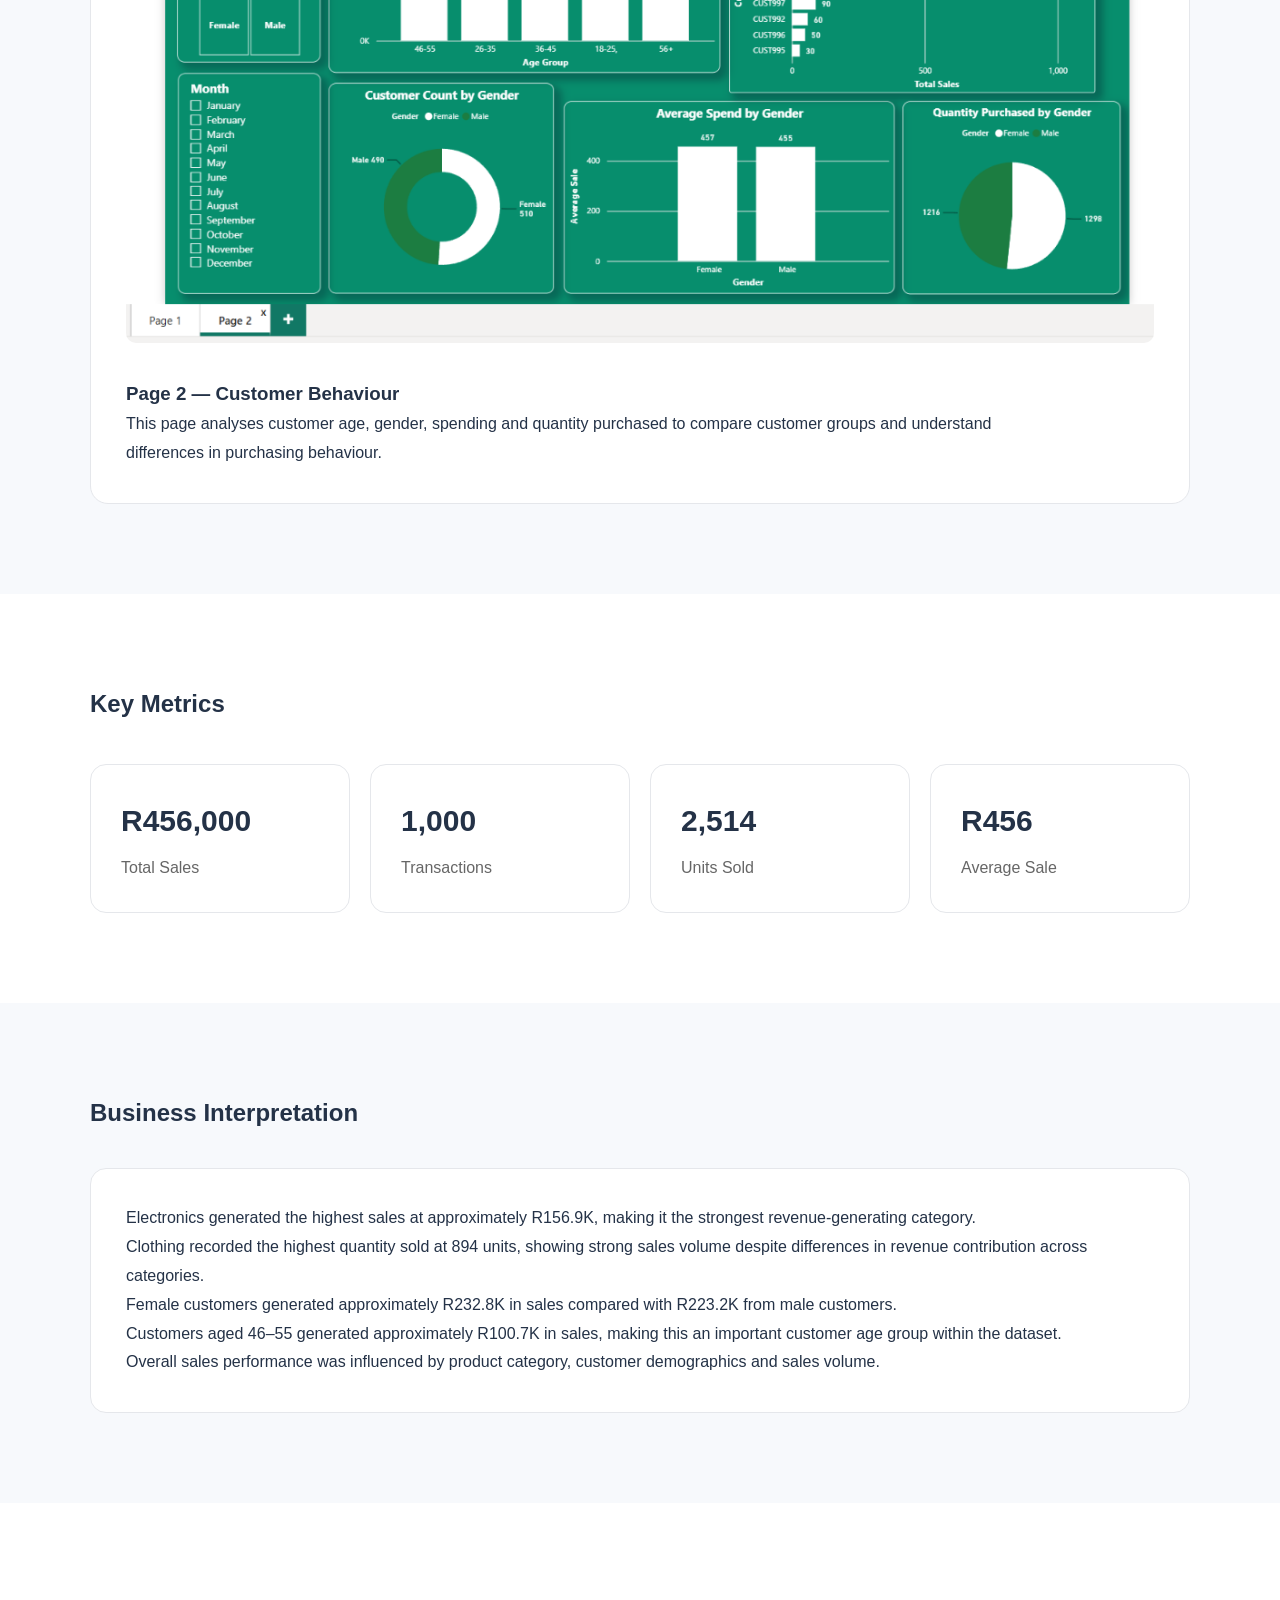
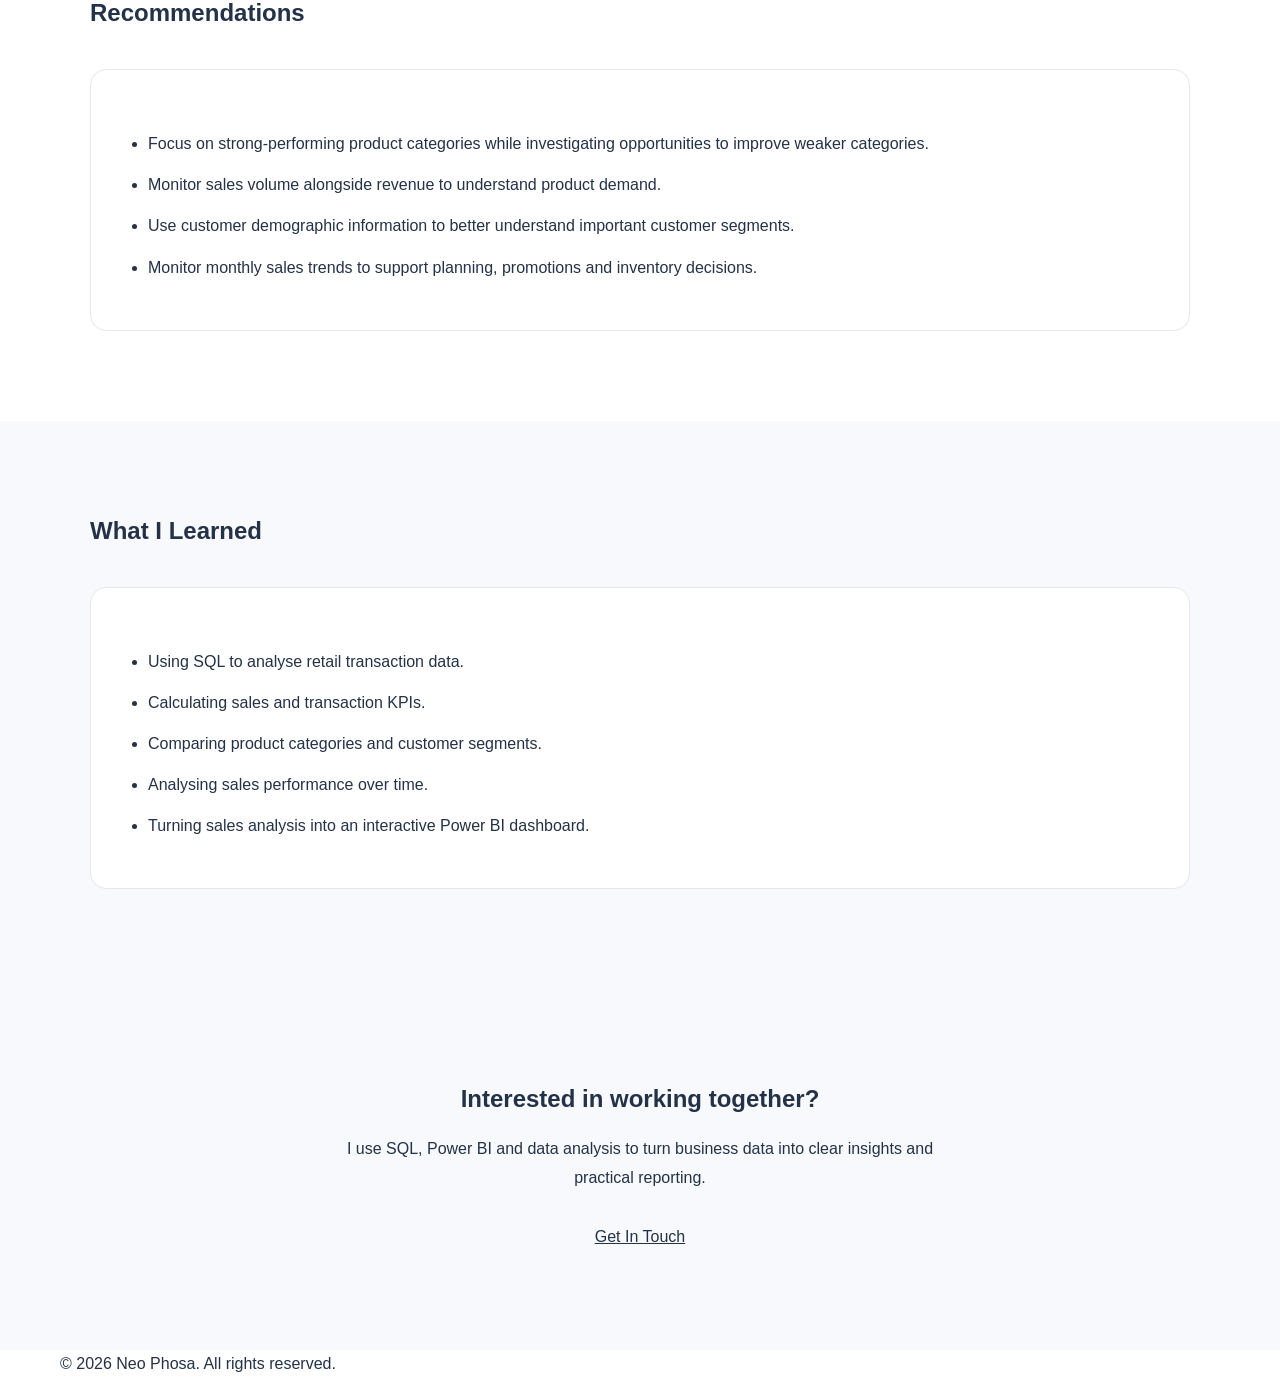
<file: projects|retail-sales.html>
<!DOCTYPE html>
<html lang="en">
<head>
    <meta charset="UTF-8">
    <meta name="viewport" content="width=device-width, initial-scale=1.0">

    <title>Retail Sales Analysis | Neo Phosa</title>

    <link rel="stylesheet" href="style.css">

    <style>
        .case-hero {
            padding: 150px 0 90px;
            background: #f7f9fc;
        }

        .case-hero .container,
        .case-section .container {
            max-width: 1100px;
        }

        .case-label {
            display: inline-block;
            margin-bottom: 20px;
            color: #2563eb;
            font-size: 14px;
            font-weight: 700;
            letter-spacing: 1.5px;
        }

        .case-hero h1 {
            margin-bottom: 25px;
        }

        .case-hero-description {
            max-width: 760px;
            font-size: 19px;
            line-height: 1.8;
        }

        .back-link {
            display: inline-block;
            margin-bottom: 40px;
            color: #2563eb;
            font-weight: 600;
            text-decoration: none;
        }

        .back-link:hover {
            text-decoration: underline;
        }

        .case-section {
            padding: 90px 0;
        }

        .section-light {
            background: #f7f9fc;
        }

        .case-section h2 {
            margin-bottom: 20px;
        }

        .section-intro {
            max-width: 800px;
            line-height: 1.8;
        }

        .case-card {
            background: #ffffff;
            padding: 35px;
            border-radius: 16px;
            border: 1px solid #e5e7eb;
            margin-top: 35px;
        }

        .case-card p {
            line-height: 1.8;
        }

        .questions-grid {
            display: grid;
            grid-template-columns: repeat(2, 1fr);
            gap: 20px;
            margin-top: 40px;
        }

        .question-card {
            background: #ffffff;
            padding: 25px;
            border-radius: 14px;
            border: 1px solid #e5e7eb;
        }

        .question-number {
            color: #2563eb;
            font-weight: 800;
            margin-bottom: 10px;
        }

        .data-grid {
            display: grid;
            grid-template-columns: repeat(3, 1fr);
            gap: 18px;
            margin-top: 40px;
        }

        .data-field {
            padding: 22px;
            background: #ffffff;
            border-radius: 12px;
            border: 1px solid #e5e7eb;
        }

        .data-field strong {
            display: block;
            margin-bottom: 7px;
        }

        .data-field span {
            color: #555;
            font-size: 14px;
        }

        .image-grid {
            display: grid;
            grid-template-columns: repeat(2, 1fr);
            gap: 30px;
            margin-top: 40px;
        }

        .image-card {
            background: #ffffff;
            padding: 20px;
            border-radius: 16px;
            border: 1px solid #e5e7eb;
        }

        .image-card img {
            width: 100%;
            height: auto;
            display: block;
            border-radius: 10px;
        }

        .image-caption {
            text-align: center;
            font-weight: 700;
            margin-top: 15px;
        }

        .analysis-grid {
            display: grid;
            grid-template-columns: 1fr;
            gap: 35px;
            margin-top: 45px;
        }

        .analysis-card {
            background: #ffffff;
            padding: 35px;
            border-radius: 18px;
            border: 1px solid #e5e7eb;
        }

        .analysis-number {
            color: #2563eb;
            font-weight: 800;
            margin-bottom: 10px;
        }

        .analysis-card h3 {
            margin-bottom: 15px;
        }

        .analysis-card p {
            line-height: 1.8;
        }

        .analysis-card img {
            width: 100%;
            max-width: 1100px;
            height: auto;
            display: block;
            margin: 30px auto 0;
            border-radius: 10px;
        }

        .result {
            display: inline-flex;
            flex-direction: column;
            margin: 20px 30px 0 0;
        }

        .result strong {
            font-size: 28px;
        }

        .result span {
            font-size: 14px;
            margin-top: 5px;
            color: #666;
        }

        .dashboard-item {
            margin-top: 55px;
            padding: 35px;
            background: #ffffff;
            border-radius: 18px;
            border: 1px solid #e5e7eb;
        }

        .dashboard-image img {
            width: 100%;
            max-width: 1200px;
            height: auto;
            display: block;
            margin: 0 auto 35px;
            border-radius: 10px;
        }

        .dashboard-content {
            max-width: 900px;
        }

        .dashboard-content p {
            line-height: 1.8;
        }

        .kpi-grid {
            display: grid;
            grid-template-columns: repeat(4, 1fr);
            gap: 20px;
            margin-top: 40px;
        }

        .kpi-card {
            background: #ffffff;
            padding: 30px;
            border-radius: 16px;
            border: 1px solid #e5e7eb;
        }

        .kpi-card strong {
            display: block;
            font-size: 30px;
            margin-bottom: 8px;
        }

        .kpi-card span {
            color: #666;
        }

        .case-list {
            margin-top: 25px;
            padding-left: 22px;
        }

        .case-list li {
            margin-bottom: 14px;
            line-height: 1.7;
        }

        .case-cta {
            text-align: center;
            padding: 100px 20px;
            background: #f7f9fc;
        }

        .case-cta p {
            max-width: 650px;
            margin: 15px auto 30px;
            line-height: 1.8;
        }

        @media (max-width: 800px) {
            .case-hero {
                padding: 120px 20px 70px;
            }

            .case-section {
                padding: 65px 20px;
            }

            .questions-grid,
            .data-grid,
            .image-grid,
            .kpi-grid {
                grid-template-columns: 1fr;
            }

            .analysis-card,
            .dashboard-item,
            .case-card {
                padding: 22px;
            }

            .case-hero-description {
                font-size: 17px;
            }
        }
    </style>
</head>

<body>

<header class="navbar">
    <div class="container">

        <a href="index.html#home" class="logo">
            Neo Phosa
        </a>

        <nav>
            <a href="index.html#home">Home</a>
            <a href="index.html#about">About</a>
            <a href="index.html#projects">Projects</a>
            <a href="index.html#skills">Skills</a>
            <a href="index.html#contact">Contact</a>
        </nav>

    </div>
</header>


<!-- HERO -->

<section class="case-hero">

    <div class="container">

        <a href="index.html#projects" class="back-link">
            ← Back to Projects
        </a>

        <span class="case-label">
            RETAIL • SALES ANALYTICS
        </span>

        <h1>
            Retail Sales Analysis
        </h1>

        <p class="case-hero-description">
            Analysing sales performance, product categories, customer
            demographics and transaction behaviour using SQL and Power BI.
        </p>

    </div>

</section>


<!-- BUSINESS PROBLEM -->

<section class="case-section">

    <div class="container">

        <h2>Business Problem</h2>

        <div class="case-card">

            <p>
                A retail business needs to understand sales across products,
                periods, and transactions. Individual records make it
                difficult to identify revenue categories, strongest and
                weakest periods, and average customer spend.
            </p>

            <p>
                The objective of this project was to analyse retail sales
                using SQL and Power BI. SQL was used to clean, validate,
                and analyse the data, while Power BI was used to create an
                interactive dashboard.
            </p>

            <p>
                The analysis supports revenue analysis, inventory planning,
                promotions, and understanding product performance.
            </p>

        </div>

    </div>

</section>


<!-- QUESTIONS -->

<section class="case-section section-light">

    <div class="container">

        <h2>Business Questions</h2>

        <p class="section-intro">
            The analysis focused on answering the following questions:
        </p>

        <div class="questions-grid">

            <div class="question-card">
                <div class="question-number">01</div>
                <p>What are total sales and transaction volumes?</p>
            </div>

            <div class="question-card">
                <div class="question-number">02</div>
                <p>Which product categories generate most revenue?</p>
            </div>

            <div class="question-card">
                <div class="question-number">03</div>
                <p>How does sales performance change over time?</p>
            </div>

            <div class="question-card">
                <div class="question-number">04</div>
                <p>How much revenue per transaction?</p>
            </div>

            <div class="question-card">
                <div class="question-number">05</div>
                <p>Which areas could be improved?</p>
            </div>

        </div>

    </div>

</section>


<!-- DATASET -->

<section class="case-section">

    <div class="container">

        <h2>Dataset</h2>

        <p class="section-intro">
            The dataset contains transaction, product and customer
            information used to analyse retail sales performance.
        </p>

        <div class="data-grid">

            <div class="data-field">
                <strong>Transaction ID</strong>
                <span>Unique transaction identifier</span>
            </div>

            <div class="data-field">
                <strong>Date</strong>
                <span>Transaction date</span>
            </div>

            <div class="data-field">
                <strong>Customer ID</strong>
                <span>Customer identifier</span>
            </div>

            <div class="data-field">
                <strong>Gender</strong>
                <span>Customer gender</span>
            </div>

            <div class="data-field">
                <strong>Age</strong>
                <span>Customer age</span>
            </div>

            <div class="data-field">
                <strong>Product Category</strong>
                <span>Product category</span>
            </div>

            <div class="data-field">
                <strong>Quantity</strong>
                <span>Units purchased</span>
            </div>

            <div class="data-field">
                <strong>Price per Unit</strong>
                <span>Unit selling price</span>
            </div>

            <div class="data-field">
                <strong>Total Amount</strong>
                <span>Total transaction value</span>
            </div>

        </div>

    </div>

</section>


<!-- DATA CLEANING -->

<section class="case-section section-light">

    <div class="container">

        <h2>Data Cleaning</h2>

        <p class="section-intro">
            The sales data was reviewed and cleaned before analysis to ensure
            the dataset was suitable for SQL analysis and Power BI reporting.
        </p>

        <div class="image-grid">

            <div class="image-card">

                <img
                    src="Raw Sales data.png"
                    alt="Retail sales data before cleaning"
                >

                <div class="image-caption">
                    Before
                </div>

            </div>

            <div class="image-card">

                <img
                    src="Clean Sales data.png"
                    alt="Retail sales data after cleaning"
                >

                <div class="image-caption">
                    After
                </div>

            </div>

        </div>

    </div>

</section>


<!-- SQL ANALYSIS -->

<section class="case-section">

    <div class="container">

        <h2>SQL Analysis</h2>

        <p class="section-intro">
            SQL was used to calculate sales performance, transaction values,
            product performance and sales volumes.
        </p>

        <div class="analysis-grid">


            <div class="analysis-card">

                <div class="analysis-number">01</div>

                <h3>Total Sales Performance</h3>

                <p>
                    Total sales and transaction volumes were calculated to
                    understand the overall performance of the retail dataset.
                </p>

                <div class="result">
                    <strong>R456,000</strong>
                    <span>Total Sales</span>
                </div>

                <div class="result">
                    <strong>1,000</strong>
                    <span>Transactions</span>
                </div>

                <img
                    src="total sales performance.png"
                    alt="SQL analysis showing total sales performance"
                >

            </div>


            <div class="analysis-card">

                <div class="analysis-number">02</div>

                <h3>Average Sale per Transaction</h3>

                <p>
                    The average sale per transaction was calculated to
                    understand the typical value of a customer purchase.
                </p>

                <div class="result">
                    <strong>R456</strong>
                    <span>Average Sale</span>
                </div>

                <img
                    src="average sale per transaction.png"
                    alt="SQL analysis showing average sale per transaction"
                >

            </div>


            <div class="analysis-card">

                <div class="analysis-number">03</div>

                <h3>Sales by Product Category</h3>

                <p>
                    Sales were compared across product categories to identify
                    the categories contributing the most revenue.
                </p>

                <img
                    src="Sales by Product category.png"
                    alt="SQL analysis showing sales by product category"
                >

            </div>


            <div class="analysis-card">

                <div class="analysis-number">04</div>

                <h3>Monthly Sales Performance</h3>

                <p>
                    Monthly sales performance was analysed to understand how
                    revenue changed over time.
                </p>

                <img
                    src="monthly sales performance.png"
                    alt="SQL analysis showing monthly sales performance"
                >

            </div>


            <div class="analysis-card">

                <div class="analysis-number">05</div>

                <h3>Quantity Sold</h3>

                <p>
                    The total number of units sold was calculated to understand
                    sales volume across the dataset.
                </p>

                <div class="result">
                    <strong>2,514</strong>
                    <span>Units Sold</span>
                </div>

                <img
                    src="Quantity sold.png"
                    alt="SQL analysis showing quantity sold"
                >

            </div>

        </div>

    </div>

</section>


<!-- POWER BI -->

<section class="case-section section-light">

    <div class="container">

        <h2>Power BI Dashboard</h2>

        <p class="section-intro">
            Power BI was used to transform the analysis into an interactive
            dashboard covering sales performance and customer behaviour.
        </p>


        <div class="dashboard-item">

            <div class="dashboard-image">

                <img
                    src="Sales page 1.png"
                    alt="Retail sales Power BI dashboard page 1"
                >

            </div>

            <div class="dashboard-content">

                <h3>Page 1 — Sales Performance Overview</h3>

                <p>
                    This page provides an overview of retail sales across
                    months, product categories and customer demographics.
                    It includes total sales, transaction volume, quantity
                    sold and average transaction value, allowing performance
                    to be compared across categories and time.
                </p>

            </div>

        </div>


        <div class="dashboard-item">

            <div class="dashboard-image">

                <img
                    src="Sales page 2.png"
                    alt="Retail sales Power BI dashboard page 2"
                >

            </div>

            <div class="dashboard-content">

                <h3>Page 2 — Customer Behaviour</h3>

                <p>
                    This page analyses customer age, gender, spending and
                    quantity purchased to compare customer groups and
                    understand differences in purchasing behaviour.
                </p>

            </div>

        </div>

    </div>

</section>


<!-- KEY METRICS -->

<section class="case-section">

    <div class="container">

        <h2>Key Metrics</h2>

        <div class="kpi-grid">

            <div class="kpi-card">
                <strong>R456,000</strong>
                <span>Total Sales</span>
            </div>

            <div class="kpi-card">
                <strong>1,000</strong>
                <span>Transactions</span>
            </div>

            <div class="kpi-card">
                <strong>2,514</strong>
                <span>Units Sold</span>
            </div>

            <div class="kpi-card">
                <strong>R456</strong>
                <span>Average Sale</span>
            </div>

        </div>

    </div>

</section>


<!-- BUSINESS INTERPRETATION -->

<section class="case-section section-light">

    <div class="container">

        <h2>Business Interpretation</h2>

        <div class="case-card">

            <p>
                Electronics generated the highest sales at approximately
                R156.9K, making it the strongest revenue-generating category.
            </p>

            <p>
                Clothing recorded the highest quantity sold at 894 units,
                showing strong sales volume despite differences in revenue
                contribution across categories.
            </p>

            <p>
                Female customers generated approximately R232.8K in sales
                compared with R223.2K from male customers.
            </p>

            <p>
                Customers aged 46–55 generated approximately R100.7K in
                sales, making this an important customer age group within
                the dataset.
            </p>

            <p>
                Overall sales performance was influenced by product category,
                customer demographics and sales volume.
            </p>

        </div>

    </div>

</section>


<!-- RECOMMENDATIONS -->

<section class="case-section">

    <div class="container">

        <h2>Recommendations</h2>

        <div class="case-card">

            <ul class="case-list">

                <li>
                    Focus on strong-performing product categories while
                    investigating opportunities to improve weaker categories.
                </li>

                <li>
                    Monitor sales volume alongside revenue to understand
                    product demand.
                </li>

                <li>
                    Use customer demographic information to better understand
                    important customer segments.
                </li>

                <li>
                    Monitor monthly sales trends to support planning,
                    promotions and inventory decisions.
                </li>

            </ul>

        </div>

    </div>

</section>


<!-- WHAT I LEARNED -->

<section class="case-section section-light">

    <div class="container">

        <h2>What I Learned</h2>

        <div class="case-card">

            <ul class="case-list">

                <li>
                    Using SQL to analyse retail transaction data.
                </li>

                <li>
                    Calculating sales and transaction KPIs.
                </li>

                <li>
                    Comparing product categories and customer segments.
                </li>

                <li>
                    Analysing sales performance over time.
                </li>

                <li>
                    Turning sales analysis into an interactive Power BI
                    dashboard.
                </li>

            </ul>

        </div>

    </div>

</section>


<!-- CTA -->

<section class="case-cta">

    <div class="container">

        <h2>Interested in working together?</h2>

        <p>
            I use SQL, Power BI and data analysis to turn business data into
            clear insights and practical reporting.
        </p>

        <a href="index.html#contact" class="btn">
            Get In Touch
        </a>

    </div>

</section>


<!-- FOOTER -->

<footer class="footer">

    <div class="container">

        <p>
            © 2026 Neo Phosa. All rights reserved.
        </p>

    </div>

</footer>

</body>
</html>
</file>
<file: style.css>
/* =========================================
   GLOBAL STYLES
========================================= */

:root {
    --navy: #142b4a;
    --blue: #2563eb;
    --light-blue: #eff6ff;

    --text: #243247;
    --muted: #64748b;

    --border: #e2e8f0;

    --background: #ffffff;
    --light-background: #f8fafc;

    --shadow: 0 6px 22px rgba(20, 43, 74, 0.06);
    --shadow-hover: 0 12px 30px rgba(20, 43, 74, 0.12);

    --radius: 12px;
}


* {
    box-sizing: border-box;
    margin: 0;
    padding: 0;
}


html {
    scroll-behavior: smooth;
    scroll-padding-top: 90px;
}


body {
    font-family: Arial, Helvetica, sans-serif;
    color: var(--text);
    background: var(--background);
    line-height: 1.7;
    font-size: 16px;
}


img {
    max-width: 100%;
}


a {
    color: inherit;
}


.container {
    width: min(1160px, 92%);
    margin: 0 auto;
}


.section {
    padding: 76px 0;
}


.section-heading {
    margin-bottom: 34px;
}


.section-heading h2 {
    color: var(--navy);
    font-size: clamp(1.8rem, 3vw, 2.5rem);
    line-height: 1.25;
    margin-bottom: 12px;
}


.section-label {
    color: var(--blue);
    font-size: 0.78rem;
    font-weight: 800;
    letter-spacing: 2px;
    margin-bottom: 10px;
}


.section-description {
    max-width: 700px;
    color: var(--muted);
}


strong {
    font-weight: 700;
}


/* =========================================
   NAVIGATION
========================================= */

.site-header {
    position: sticky;
    top: 0;
    z-index: 1000;

    background: rgba(255, 255, 255, 0.97);
    border-bottom: 1px solid var(--border);
    backdrop-filter: blur(12px);
}


.navbar {
    min-height: 74px;

    display: flex;
    align-items: center;
    justify-content: space-between;

    gap: 24px;
}


.logo {
    color: var(--navy);
    text-decoration: none;
    font-size: 1.15rem;
    font-weight: 800;
    letter-spacing: 1px;
    white-space: nowrap;
}


.nav-links {
    display: flex;
    align-items: center;
    gap: 24px;

    list-style: none;
}


.nav-links a {
    text-decoration: none;
    color: var(--text);
    font-size: 0.9rem;
    font-weight: 600;

    transition: color 0.2s ease;
}


.nav-links a:hover {
    color: var(--blue);
}


.menu-toggle {
    display: none;

    border: 1px solid var(--border);
    background: white;
    color: var(--navy);

    border-radius: 8px;
    padding: 7px 12px;

    font-size: 1.4rem;
    cursor: pointer;
}


/* =========================================
   BUTTONS
========================================= */

.button {
    display: inline-flex;
    align-items: center;
    justify-content: center;

    padding: 12px 22px;

    border-radius: 8px;
    border: 2px solid transparent;

    font-size: 0.95rem;
    font-weight: 700;
    text-decoration: none;

    transition:
        background 0.2s ease,
        color 0.2s ease,
        border-color 0.2s ease,
        transform 0.2s ease;
}


.button:hover {
    transform: translateY(-2px);
}


.button-primary {
    color: white;
    background: var(--blue);
    border-color: var(--blue);
}


.button-primary:hover {
    background: #1d4ed8;
    border-color: #1d4ed8;
}


.button-outline {
    color: white;
    background: transparent;
    border-color: rgba(255, 255, 255, 0.65);
}


.button-outline:hover {
    color: var(--navy);
    background: white;
}


/* =========================================
   HERO
========================================= */

.hero {
    color: white;

    background:
        radial-gradient(
            circle at 85% 15%,
            rgba(37, 99, 235, 0.30),
            transparent 35%
        ),
        linear-gradient(
            135deg,
            #10213b 0%,
            #142b4a 55%,
            #1d3b63 100%
        );

    padding: 100px 0 110px;
}


.hero-content {
    max-width: 950px;
}


.hero .eyebrow {
    color: #bfdbfe;

    font-size: 0.8rem;
    font-weight: 800;
    letter-spacing: 2px;

    margin-bottom: 20px;
}


.hero h1 {
    font-size: clamp(2.8rem, 7vw, 5rem);
    font-weight: 800;
    letter-spacing: -2px;
    line-height: 1.1;

    margin-bottom: 18px;
}


.hero h2 {
    max-width: 850px;

    color: #dbeafe;

    font-size: clamp(1rem, 2.5vw, 1.45rem);
    font-weight: 700;
    line-height: 1.6;

    margin-bottom: 16px;
}


.hero-tools {
    color: #bfdbfe;

    font-size: 0.95rem;
    line-height: 1.9;

    margin-bottom: 22px;
}


.hero-description {
    max-width: 780px;

    color: #f1f5f9;

    font-size: 1.08rem;
    line-height: 1.9;

    margin-bottom: 30px;
}


.hero-buttons {
    display: flex;
    flex-wrap: wrap;
    gap: 14px;
}


/* =========================================
   CERTIFICATIONS
========================================= */

.certifications-section {
    background: var(--light-background);
}


/*
   Three certificate cards on desktop.
   They match the main project card layout.
*/

.certificate-grid {
    display: grid;

    grid-template-columns: repeat(3, minmax(0, 1fr));

    gap: 22px;
    align-items: stretch;
}


.certificate-card {
    display: flex;
    flex-direction: column;

    min-width: 0;
    overflow: hidden;

    background: white;
    border: 1px solid var(--border);
    border-radius: var(--radius);

    box-shadow: var(--shadow);

    transition:
        transform 0.2s ease,
        box-shadow 0.2s ease;
}


.certificate-card:hover {
    transform: translateY(-4px);
    box-shadow: var(--shadow-hover);
}


/*
   PDF previews.

   The PDF viewer is asked to fit the entire page
   within the preview frame. The preview itself
   does not create a scrolling container.
*/

.certificate-preview {
    position: relative;

    display: flex;
    align-items: center;
    justify-content: center;

    width: 100%;
    height: 190px;

    flex-shrink: 0;
    overflow: hidden;

    background: #f1f5f9;
    border-bottom: 1px solid var(--border);
}


.certificate-preview iframe {
    display: block;

    width: 100%;
    height: 100%;

    border: none;
    overflow: hidden;

    background: #f1f5f9;
}


/*
   Certificate text uses the same inner spacing
   as the project cards.
*/

.certificate-card .project-card-content {
    display: flex;
    flex-direction: column;
    flex: 1;

    padding: 20px;
}


.certificate-card .project-card-content h3 {
    color: var(--navy);

    font-size: 1.02rem;
    line-height: 1.5;

    margin-bottom: 12px;
}


.certificate-card .project-card-content p {
    color: var(--muted);

    font-size: 0.9rem;
    line-height: 1.7;

    margin-bottom: 20px;
}


.certificate-card .project-link {
    margin-top: auto;
}


/* =========================================
   PROJECT SECTIONS
========================================= */

.projects-section {
    background: white;
}


.project-category + .project-category {
    margin-top: 58px;
}


.category-heading {
    margin-bottom: 24px;

    padding-left: 18px;
    border-left: 4px solid var(--blue);
}


.category-heading h3 {
    color: var(--navy);
    font-size: 1.55rem;
    line-height: 1.4;

    margin-bottom: 8px;
}


.category-heading p {
    max-width: 800px;

    color: var(--muted);
    font-size: 0.98rem;
}


/* =========================================
   PROJECT GRID AND CARDS
========================================= */

.project-grid {
    display: grid;

    grid-template-columns: repeat(2, minmax(0, 1fr));

    gap: 24px;
    align-items: stretch;
}


.project-card {
    display: flex;
    flex-direction: column;

    min-width: 0;
    overflow: hidden;

    background: white;
    border: 1px solid var(--border);
    border-radius: var(--radius);

    box-shadow: var(--shadow);

    transition:
        transform 0.2s ease,
        box-shadow 0.2s ease;
}


.project-card:hover {
    transform: translateY(-4px);
    box-shadow: var(--shadow-hover);
}


.project-card-content {
    display: flex;
    flex-direction: column;
    flex: 1;

    padding: 28px;
}


.project-number {
    display: inline-block;

    color: var(--blue);

    font-size: 0.74rem;
    font-weight: 800;
    letter-spacing: 1.1px;

    margin-bottom: 12px;
}


.project-card-content h3 {
    color: var(--navy);

    font-size: 1.35rem;
    line-height: 1.45;

    margin-bottom: 12px;
}


.project-card-content h4 {
    color: var(--text);

    font-size: 1rem;
    line-height: 1.6;

    margin-bottom: 12px;
}


.project-tools {
    color: var(--blue) !important;

    font-size: 0.85rem !important;
    font-weight: 600;

    line-height: 1.7 !important;

    margin-bottom: 16px !important;
}


.project-card-content > p {
    color: var(--muted);

    font-size: 0.95rem;
    line-height: 1.8;

    margin-bottom: 20px;
}


/* Project metrics */

.project-metrics {
    display: grid;

    grid-template-columns: repeat(3, minmax(0, 1fr));

    gap: 10px;

    margin: 8px 0 24px;
}


.metric {
    display: flex;
    flex-direction: column;
    justify-content: center;

    min-width: 0;

    padding: 12px 8px;

    background: var(--light-background);
    border: 1px solid var(--border);
    border-radius: 8px;

    text-align: center;
}


.metric strong {
    color: var(--navy);

    font-size: clamp(0.85rem, 1.6vw, 1.15rem);
    line-height: 1.4;

    overflow-wrap: anywhere;
}


.metric span {
    color: var(--muted);

    font-size: 0.72rem;
    line-height: 1.5;

    margin-top: 4px;
}


/* Project and certificate links */

.project-link {
    display: inline-flex;
    align-items: center;

    width: fit-content;
    max-width: 100%;

    color: var(--blue);

    font-size: 0.95rem;
    font-weight: 700;
    text-decoration: none;

    margin-top: auto;

    transition: color 0.2s ease;
}


.project-link:hover {
    color: #1d4ed8;
    text-decoration: underline;
}


/* =========================================
   MY APPROACH
========================================= */

.approach-section {
    background: var(--light-background);
}


.approach-grid {
    display: grid;

    grid-template-columns: repeat(5, minmax(0, 1fr));

    gap: 16px;
    align-items: stretch;
}


.approach-card {
    padding: 22px 18px;

    background: white;
    border: 1px solid var(--border);
    border-radius: var(--radius);

    box-shadow: var(--shadow);
}


.approach-number {
    display: inline-flex;
    align-items: center;
    justify-content: center;

    width: 42px;
    height: 42px;

    color: white;
    background: var(--blue);

    border-radius: 10px;

    font-size: 0.95rem;
    font-weight: 800;

    margin-bottom: 18px;
}


.approach-card h3 {
    color: var(--navy);

    font-size: 1.05rem;
    line-height: 1.5;

    margin-bottom: 10px;
}


.approach-card p {
    color: var(--muted);

    font-size: 0.88rem;
    line-height: 1.75;
}


/* =========================================
   SKILLS
========================================= */

.skills-section {
    background: white;
}


.skills-grid {
    display: grid;

    grid-template-columns: repeat(2, minmax(0, 1fr));

    gap: 22px;
}


.skill-card {
    padding: 26px;

    background: var(--light-background);
    border: 1px solid var(--border);
    border-radius: var(--radius);
}


.skill-card h3 {
    color: var(--navy);

    font-size: 1.2rem;

    margin-bottom: 18px;
}


.skill-tags {
    display: flex;
    flex-wrap: wrap;
    gap: 9px;
}


.skill-tags span {
    display: inline-block;

    padding: 7px 11px;

    color: var(--navy);
    background: white;

    border: 1px solid #dbe5f0;
    border-radius: 7px;

    font-size: 0.83rem;
    line-height: 1.5;
}


```css
/* =========================================
   CONTACT DETAILS
========================================= */

.contact-details {
    display: grid;
    grid-template-columns: repeat(2, minmax(0, 1fr));
    gap: 24px;
    margin: 35px 0;
    text-align: left;
}

.contact-item {
    padding: 25px;
    background: #f8fafc;
    border: 1px solid var(--border);
    border-radius: 12px;
}

.contact-item h3 {
    color: var(--navy);
    font-size: 1.1rem;
    margin-bottom: 10px;
}

.contact-item p {
    color: var(--muted);
    line-height: 1.7;
    margin-bottom: 12px;
}

.contact-item a {
    color: var(--blue);
    font-weight: 700;
    text-decoration: none;
    overflow-wrap: anywhere;
}

.contact-item a:hover {
    text-decoration: underline;
}

.contact-buttons {
    margin-top: 25px;
}

@media (max-width: 600px) {
    .contact-details {
        grid-template-columns: 1fr;
    }

    .contact-card {
        padding: 32px 20px;
    }
}
```



/* =========================================
   FOOTER
========================================= */

.site-footer {
    padding: 24px 0;

    color: #cbd5e1;
    background: #10213b;
}


.footer-content {
    display: flex;
    align-items: center;
    justify-content: space-between;

    gap: 20px;
}


.footer-content p {
    font-size: 0.88rem;
}


.footer-content a {
    color: white;

    font-size: 0.88rem;
    font-weight: 600;

    text-decoration: none;
}


.footer-content a:hover {
    text-decoration: underline;
}


/* =========================================
   TABLET RESPONSIVENESS
========================================= */

@media (max-width: 1000px) {

    .navbar {
        gap: 16px;
    }

    .nav-links {
        gap: 15px;
    }

    .nav-links a {
        font-size: 0.84rem;
    }

    .approach-grid {
        grid-template-columns: repeat(3, minmax(0, 1fr));
    }

    .certificate-grid {
        gap: 16px;
    }

    .certificate-card .project-card-content {
        padding: 16px;
    }

    .certificate-preview {
        height: 170px;
    }

}


/* =========================================
   MOBILE NAVIGATION
========================================= */

@media (max-width: 760px) {

    .navbar {
        position: relative;

        min-height: 68px;
    }

    .menu-toggle {
        display: inline-flex;
        align-items: center;
        justify-content: center;
    }

    .nav-links {
        display: none;

        position: absolute;
        top: 100%;
        left: 0;
        right: 0;

        flex-direction: column;
        align-items: stretch;
        gap: 0;

        padding: 10px 0;

        background: white;
        border: 1px solid var(--border);
        border-radius: 0 0 10px 10px;

        box-shadow: var(--shadow);
    }

    .nav-links.active {
        display: flex;
    }

    .nav-links li {
        width: 100%;
    }

    .nav-links a {
        display: block;

        padding: 12px 20px;

        font-size: 0.95rem;
    }

    .nav-links a:hover {
        background: var(--light-background);
    }

}


/* =========================================
   SMALLER SCREENS
========================================= */

@media (max-width: 700px) {

    .section {
        padding: 55px 0;
    }

    .hero {
        padding: 72px 0 78px;
    }

    .hero h1 {
        letter-spacing: -1px;
    }

    .hero-description {
        font-size: 1rem;
    }

    /*
       On narrow screens, certificates stack vertically
       so that each card remains readable.
    */

    .certificate-grid {
        grid-template-columns: 1fr;
        gap: 22px;
    }

    .certificate-preview {
        height: 240px;
    }

    .certificate-card .project-card-content {
        padding: 22px;
    }

    .project-grid {
        grid-template-columns: 1fr;
    }

    .project-card-content {
        padding: 23px;
    }

    .approach-grid {
        grid-template-columns: repeat(2, minmax(0, 1fr));
    }

    .skills-grid {
        grid-template-columns: 1fr;
    }

    .contact-card {
        padding: 34px 22px;
    }

    .footer-content {
        flex-direction: column;
        text-align: center;
    }

}


/* =========================================
   VERY SMALL SCREENS
========================================= */

@media (max-width: 420px) {

    .container {
        width: 91%;
    }

    .hero-buttons {
        flex-direction: column;
        align-items: stretch;
    }

    .hero-buttons .button {
        width: 100%;
    }

    .approach-grid {
        grid-template-columns: 1fr;
    }

    .project-metrics {
        gap: 6px;
    }

    .metric {
        padding: 10px 5px;
    }

    .metric strong {
        font-size: 0.82rem;
    }

    .metric span {
        font-size: 0.66rem;
    }

}


/* =========================================
   ACCESSIBILITY
========================================= */

a:focus-visible,
button:focus-visible {
    outline: 3px solid #93c5fd;
    outline-offset: 3px;
}


@media (prefers-reduced-motion: reduce) {

    html {
        scroll-behavior: auto;
    }

    *,
    *::before,
    *::after {
        transition-duration: 0.01ms !important;
    }

}
</file>
